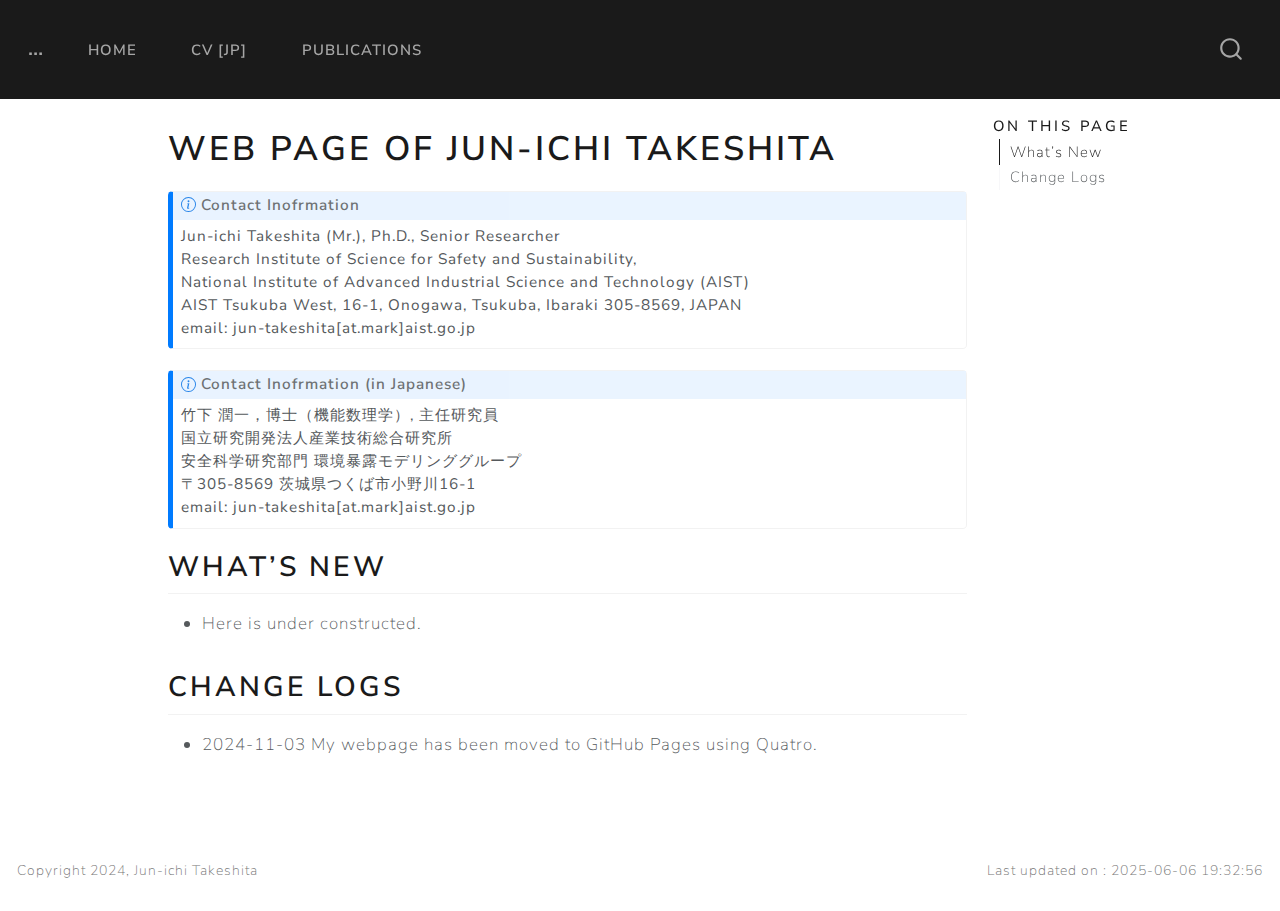
<file: index.html>
<!DOCTYPE html>
<html xmlns="http://www.w3.org/1999/xhtml" lang="en" xml:lang="en"><head>

<meta charset="utf-8">
<meta name="generator" content="quarto-1.5.57">

<meta name="viewport" content="width=device-width, initial-scale=1.0, user-scalable=yes">


<title>Web Page of Jun-ichi Takeshita – …</title>
<style>
code{white-space: pre-wrap;}
span.smallcaps{font-variant: small-caps;}
div.columns{display: flex; gap: min(4vw, 1.5em);}
div.column{flex: auto; overflow-x: auto;}
div.hanging-indent{margin-left: 1.5em; text-indent: -1.5em;}
ul.task-list{list-style: none;}
ul.task-list li input[type="checkbox"] {
  width: 0.8em;
  margin: 0 0.8em 0.2em -1em; /* quarto-specific, see https://github.com/quarto-dev/quarto-cli/issues/4556 */ 
  vertical-align: middle;
}
</style>


<script src="site_libs/quarto-nav/quarto-nav.js"></script>
<script src="site_libs/quarto-nav/headroom.min.js"></script>
<script src="site_libs/clipboard/clipboard.min.js"></script>
<script src="site_libs/quarto-search/autocomplete.umd.js"></script>
<script src="site_libs/quarto-search/fuse.min.js"></script>
<script src="site_libs/quarto-search/quarto-search.js"></script>
<meta name="quarto:offset" content="./">
<script src="site_libs/quarto-html/quarto.js"></script>
<script src="site_libs/quarto-html/popper.min.js"></script>
<script src="site_libs/quarto-html/tippy.umd.min.js"></script>
<script src="site_libs/quarto-html/anchor.min.js"></script>
<link href="site_libs/quarto-html/tippy.css" rel="stylesheet">
<link href="site_libs/quarto-html/quarto-syntax-highlighting.css" rel="stylesheet" id="quarto-text-highlighting-styles">
<script src="site_libs/bootstrap/bootstrap.min.js"></script>
<link href="site_libs/bootstrap/bootstrap-icons.css" rel="stylesheet">
<link href="site_libs/bootstrap/bootstrap.min.css" rel="stylesheet" id="quarto-bootstrap" data-mode="light">
<script id="quarto-search-options" type="application/json">{
  "location": "navbar",
  "copy-button": false,
  "collapse-after": 3,
  "panel-placement": "end",
  "type": "overlay",
  "limit": 50,
  "keyboard-shortcut": [
    "f",
    "/",
    "s"
  ],
  "show-item-context": false,
  "language": {
    "search-no-results-text": "No results",
    "search-matching-documents-text": "matching documents",
    "search-copy-link-title": "Copy link to search",
    "search-hide-matches-text": "Hide additional matches",
    "search-more-match-text": "more match in this document",
    "search-more-matches-text": "more matches in this document",
    "search-clear-button-title": "Clear",
    "search-text-placeholder": "",
    "search-detached-cancel-button-title": "Cancel",
    "search-submit-button-title": "Submit",
    "search-label": "Search"
  }
}</script>
<script async="" src="https://www.googletagmanager.com/gtag/js?id=G-YPJ0V0771Q"></script>

<script type="text/javascript">

window.dataLayer = window.dataLayer || [];
function gtag(){dataLayer.push(arguments);}
gtag('js', new Date());
gtag('config', 'G-YPJ0V0771Q', { 'anonymize_ip': true});
</script>


</head>

<body class="nav-fixed">

<div id="quarto-search-results"></div>
  <header id="quarto-header" class="headroom fixed-top">
    <nav class="navbar navbar-expand-lg " data-bs-theme="dark">
      <div class="navbar-container container-fluid">
      <div class="navbar-brand-container mx-auto">
    <a class="navbar-brand" href="./index.html">
    <span class="navbar-title">…</span>
    </a>
  </div>
            <div id="quarto-search" class="" title="Search"></div>
          <button class="navbar-toggler" type="button" data-bs-toggle="collapse" data-bs-target="#navbarCollapse" aria-controls="navbarCollapse" role="menu" aria-expanded="false" aria-label="Toggle navigation" onclick="if (window.quartoToggleHeadroom) { window.quartoToggleHeadroom(); }">
  <span class="navbar-toggler-icon"></span>
</button>
          <div class="collapse navbar-collapse" id="navbarCollapse">
            <ul class="navbar-nav navbar-nav-scroll me-auto">
  <li class="nav-item">
    <a class="nav-link active" href="./index.html" aria-current="page"> 
<span class="menu-text">Home</span></a>
  </li>  
  <li class="nav-item">
    <a class="nav-link" href="./cv_jp.html"> 
<span class="menu-text">CV [jp]</span></a>
  </li>  
  <li class="nav-item">
    <a class="nav-link" href="./pubs.html"> 
<span class="menu-text">Publications</span></a>
  </li>  
</ul>
          </div> <!-- /navcollapse -->
            <div class="quarto-navbar-tools">
</div>
      </div> <!-- /container-fluid -->
    </nav>
</header>
<!-- content -->
<div id="quarto-content" class="quarto-container page-columns page-rows-contents page-layout-article page-navbar">
<!-- sidebar -->
<!-- margin-sidebar -->
    <div id="quarto-margin-sidebar" class="sidebar margin-sidebar">
        <nav id="TOC" role="doc-toc" class="toc-active">
    <h2 id="toc-title">On this page</h2>
   
  <ul>
  <li><a href="#whats-new" id="toc-whats-new" class="nav-link active" data-scroll-target="#whats-new">What’s New</a></li>
  <li><a href="#change-logs" id="toc-change-logs" class="nav-link" data-scroll-target="#change-logs">Change Logs</a></li>
  </ul>
</nav>
    </div>
<!-- main -->
<main class="content" id="quarto-document-content">

<header id="title-block-header" class="quarto-title-block default">
<div class="quarto-title">
<h1 class="title">Web Page of Jun-ichi Takeshita</h1>
</div>



<div class="quarto-title-meta">

    
  
    
  </div>
  


</header>


<div class="callout callout-style-default callout-note callout-titled">
<div class="callout-header d-flex align-content-center">
<div class="callout-icon-container">
<i class="callout-icon"></i>
</div>
<div class="callout-title-container flex-fill">
Contact Inofrmation
</div>
</div>
<div class="callout-body-container callout-body">
<p>Jun-ichi Takeshita (Mr.), Ph.D., Senior Researcher<br>
Research Institute of Science for Safety and Sustainability,<br>
National Institute of Advanced Industrial Science and Technology (AIST)<br>
AIST Tsukuba West, 16-1, Onogawa, Tsukuba, Ibaraki 305-8569, JAPAN<br>
email: jun-takeshita[at.mark]aist.go.jp</p>
</div>
</div>
<div class="callout callout-style-default callout-note callout-titled">
<div class="callout-header d-flex align-content-center">
<div class="callout-icon-container">
<i class="callout-icon"></i>
</div>
<div class="callout-title-container flex-fill">
Contact Inofrmation (in Japanese)
</div>
</div>
<div class="callout-body-container callout-body">
<p>竹下 潤一，博士（機能数理学）, 主任研究員<br>
国立研究開発法人産業技術総合研究所<br>
安全科学研究部門 環境暴露モデリンググループ<br>
〒305-8569 茨城県つくば市小野川16-1<br>
email: jun-takeshita[at.mark]aist.go.jp</p>
</div>
</div>
<section id="whats-new" class="level2">
<h2 class="anchored" data-anchor-id="whats-new">What’s New</h2>
<ul>
<li>Here is under constructed.</li>
</ul>
</section>
<section id="change-logs" class="level2">
<h2 class="anchored" data-anchor-id="change-logs">Change Logs</h2>
<ul>
<li>2024-11-03 My webpage has been moved to GitHub Pages using Quatro.</li>
</ul>


</section>

</main> <!-- /main -->
<script id="quarto-html-after-body" type="application/javascript">
window.document.addEventListener("DOMContentLoaded", function (event) {
  const toggleBodyColorMode = (bsSheetEl) => {
    const mode = bsSheetEl.getAttribute("data-mode");
    const bodyEl = window.document.querySelector("body");
    if (mode === "dark") {
      bodyEl.classList.add("quarto-dark");
      bodyEl.classList.remove("quarto-light");
    } else {
      bodyEl.classList.add("quarto-light");
      bodyEl.classList.remove("quarto-dark");
    }
  }
  const toggleBodyColorPrimary = () => {
    const bsSheetEl = window.document.querySelector("link#quarto-bootstrap");
    if (bsSheetEl) {
      toggleBodyColorMode(bsSheetEl);
    }
  }
  toggleBodyColorPrimary();  
  const icon = "";
  const anchorJS = new window.AnchorJS();
  anchorJS.options = {
    placement: 'right',
    icon: icon
  };
  anchorJS.add('.anchored');
  const isCodeAnnotation = (el) => {
    for (const clz of el.classList) {
      if (clz.startsWith('code-annotation-')) {                     
        return true;
      }
    }
    return false;
  }
  const onCopySuccess = function(e) {
    // button target
    const button = e.trigger;
    // don't keep focus
    button.blur();
    // flash "checked"
    button.classList.add('code-copy-button-checked');
    var currentTitle = button.getAttribute("title");
    button.setAttribute("title", "Copied!");
    let tooltip;
    if (window.bootstrap) {
      button.setAttribute("data-bs-toggle", "tooltip");
      button.setAttribute("data-bs-placement", "left");
      button.setAttribute("data-bs-title", "Copied!");
      tooltip = new bootstrap.Tooltip(button, 
        { trigger: "manual", 
          customClass: "code-copy-button-tooltip",
          offset: [0, -8]});
      tooltip.show();    
    }
    setTimeout(function() {
      if (tooltip) {
        tooltip.hide();
        button.removeAttribute("data-bs-title");
        button.removeAttribute("data-bs-toggle");
        button.removeAttribute("data-bs-placement");
      }
      button.setAttribute("title", currentTitle);
      button.classList.remove('code-copy-button-checked');
    }, 1000);
    // clear code selection
    e.clearSelection();
  }
  const getTextToCopy = function(trigger) {
      const codeEl = trigger.previousElementSibling.cloneNode(true);
      for (const childEl of codeEl.children) {
        if (isCodeAnnotation(childEl)) {
          childEl.remove();
        }
      }
      return codeEl.innerText;
  }
  const clipboard = new window.ClipboardJS('.code-copy-button:not([data-in-quarto-modal])', {
    text: getTextToCopy
  });
  clipboard.on('success', onCopySuccess);
  if (window.document.getElementById('quarto-embedded-source-code-modal')) {
    // For code content inside modals, clipBoardJS needs to be initialized with a container option
    // TODO: Check when it could be a function (https://github.com/zenorocha/clipboard.js/issues/860)
    const clipboardModal = new window.ClipboardJS('.code-copy-button[data-in-quarto-modal]', {
      text: getTextToCopy,
      container: window.document.getElementById('quarto-embedded-source-code-modal')
    });
    clipboardModal.on('success', onCopySuccess);
  }
    var localhostRegex = new RegExp(/^(?:http|https):\/\/localhost\:?[0-9]*\//);
    var mailtoRegex = new RegExp(/^mailto:/);
      var filterRegex = new RegExp('/' + window.location.host + '/');
    var isInternal = (href) => {
        return filterRegex.test(href) || localhostRegex.test(href) || mailtoRegex.test(href);
    }
    // Inspect non-navigation links and adorn them if external
 	var links = window.document.querySelectorAll('a[href]:not(.nav-link):not(.navbar-brand):not(.toc-action):not(.sidebar-link):not(.sidebar-item-toggle):not(.pagination-link):not(.no-external):not([aria-hidden]):not(.dropdown-item):not(.quarto-navigation-tool):not(.about-link)');
    for (var i=0; i<links.length; i++) {
      const link = links[i];
      if (!isInternal(link.href)) {
        // undo the damage that might have been done by quarto-nav.js in the case of
        // links that we want to consider external
        if (link.dataset.originalHref !== undefined) {
          link.href = link.dataset.originalHref;
        }
      }
    }
  function tippyHover(el, contentFn, onTriggerFn, onUntriggerFn) {
    const config = {
      allowHTML: true,
      maxWidth: 500,
      delay: 100,
      arrow: false,
      appendTo: function(el) {
          return el.parentElement;
      },
      interactive: true,
      interactiveBorder: 10,
      theme: 'quarto',
      placement: 'bottom-start',
    };
    if (contentFn) {
      config.content = contentFn;
    }
    if (onTriggerFn) {
      config.onTrigger = onTriggerFn;
    }
    if (onUntriggerFn) {
      config.onUntrigger = onUntriggerFn;
    }
    window.tippy(el, config); 
  }
  const noterefs = window.document.querySelectorAll('a[role="doc-noteref"]');
  for (var i=0; i<noterefs.length; i++) {
    const ref = noterefs[i];
    tippyHover(ref, function() {
      // use id or data attribute instead here
      let href = ref.getAttribute('data-footnote-href') || ref.getAttribute('href');
      try { href = new URL(href).hash; } catch {}
      const id = href.replace(/^#\/?/, "");
      const note = window.document.getElementById(id);
      if (note) {
        return note.innerHTML;
      } else {
        return "";
      }
    });
  }
  const xrefs = window.document.querySelectorAll('a.quarto-xref');
  const processXRef = (id, note) => {
    // Strip column container classes
    const stripColumnClz = (el) => {
      el.classList.remove("page-full", "page-columns");
      if (el.children) {
        for (const child of el.children) {
          stripColumnClz(child);
        }
      }
    }
    stripColumnClz(note)
    if (id === null || id.startsWith('sec-')) {
      // Special case sections, only their first couple elements
      const container = document.createElement("div");
      if (note.children && note.children.length > 2) {
        container.appendChild(note.children[0].cloneNode(true));
        for (let i = 1; i < note.children.length; i++) {
          const child = note.children[i];
          if (child.tagName === "P" && child.innerText === "") {
            continue;
          } else {
            container.appendChild(child.cloneNode(true));
            break;
          }
        }
        if (window.Quarto?.typesetMath) {
          window.Quarto.typesetMath(container);
        }
        return container.innerHTML
      } else {
        if (window.Quarto?.typesetMath) {
          window.Quarto.typesetMath(note);
        }
        return note.innerHTML;
      }
    } else {
      // Remove any anchor links if they are present
      const anchorLink = note.querySelector('a.anchorjs-link');
      if (anchorLink) {
        anchorLink.remove();
      }
      if (window.Quarto?.typesetMath) {
        window.Quarto.typesetMath(note);
      }
      // TODO in 1.5, we should make sure this works without a callout special case
      if (note.classList.contains("callout")) {
        return note.outerHTML;
      } else {
        return note.innerHTML;
      }
    }
  }
  for (var i=0; i<xrefs.length; i++) {
    const xref = xrefs[i];
    tippyHover(xref, undefined, function(instance) {
      instance.disable();
      let url = xref.getAttribute('href');
      let hash = undefined; 
      if (url.startsWith('#')) {
        hash = url;
      } else {
        try { hash = new URL(url).hash; } catch {}
      }
      if (hash) {
        const id = hash.replace(/^#\/?/, "");
        const note = window.document.getElementById(id);
        if (note !== null) {
          try {
            const html = processXRef(id, note.cloneNode(true));
            instance.setContent(html);
          } finally {
            instance.enable();
            instance.show();
          }
        } else {
          // See if we can fetch this
          fetch(url.split('#')[0])
          .then(res => res.text())
          .then(html => {
            const parser = new DOMParser();
            const htmlDoc = parser.parseFromString(html, "text/html");
            const note = htmlDoc.getElementById(id);
            if (note !== null) {
              const html = processXRef(id, note);
              instance.setContent(html);
            } 
          }).finally(() => {
            instance.enable();
            instance.show();
          });
        }
      } else {
        // See if we can fetch a full url (with no hash to target)
        // This is a special case and we should probably do some content thinning / targeting
        fetch(url)
        .then(res => res.text())
        .then(html => {
          const parser = new DOMParser();
          const htmlDoc = parser.parseFromString(html, "text/html");
          const note = htmlDoc.querySelector('main.content');
          if (note !== null) {
            // This should only happen for chapter cross references
            // (since there is no id in the URL)
            // remove the first header
            if (note.children.length > 0 && note.children[0].tagName === "HEADER") {
              note.children[0].remove();
            }
            const html = processXRef(null, note);
            instance.setContent(html);
          } 
        }).finally(() => {
          instance.enable();
          instance.show();
        });
      }
    }, function(instance) {
    });
  }
      let selectedAnnoteEl;
      const selectorForAnnotation = ( cell, annotation) => {
        let cellAttr = 'data-code-cell="' + cell + '"';
        let lineAttr = 'data-code-annotation="' +  annotation + '"';
        const selector = 'span[' + cellAttr + '][' + lineAttr + ']';
        return selector;
      }
      const selectCodeLines = (annoteEl) => {
        const doc = window.document;
        const targetCell = annoteEl.getAttribute("data-target-cell");
        const targetAnnotation = annoteEl.getAttribute("data-target-annotation");
        const annoteSpan = window.document.querySelector(selectorForAnnotation(targetCell, targetAnnotation));
        const lines = annoteSpan.getAttribute("data-code-lines").split(",");
        const lineIds = lines.map((line) => {
          return targetCell + "-" + line;
        })
        let top = null;
        let height = null;
        let parent = null;
        if (lineIds.length > 0) {
            //compute the position of the single el (top and bottom and make a div)
            const el = window.document.getElementById(lineIds[0]);
            top = el.offsetTop;
            height = el.offsetHeight;
            parent = el.parentElement.parentElement;
          if (lineIds.length > 1) {
            const lastEl = window.document.getElementById(lineIds[lineIds.length - 1]);
            const bottom = lastEl.offsetTop + lastEl.offsetHeight;
            height = bottom - top;
          }
          if (top !== null && height !== null && parent !== null) {
            // cook up a div (if necessary) and position it 
            let div = window.document.getElementById("code-annotation-line-highlight");
            if (div === null) {
              div = window.document.createElement("div");
              div.setAttribute("id", "code-annotation-line-highlight");
              div.style.position = 'absolute';
              parent.appendChild(div);
            }
            div.style.top = top - 2 + "px";
            div.style.height = height + 4 + "px";
            div.style.left = 0;
            let gutterDiv = window.document.getElementById("code-annotation-line-highlight-gutter");
            if (gutterDiv === null) {
              gutterDiv = window.document.createElement("div");
              gutterDiv.setAttribute("id", "code-annotation-line-highlight-gutter");
              gutterDiv.style.position = 'absolute';
              const codeCell = window.document.getElementById(targetCell);
              const gutter = codeCell.querySelector('.code-annotation-gutter');
              gutter.appendChild(gutterDiv);
            }
            gutterDiv.style.top = top - 2 + "px";
            gutterDiv.style.height = height + 4 + "px";
          }
          selectedAnnoteEl = annoteEl;
        }
      };
      const unselectCodeLines = () => {
        const elementsIds = ["code-annotation-line-highlight", "code-annotation-line-highlight-gutter"];
        elementsIds.forEach((elId) => {
          const div = window.document.getElementById(elId);
          if (div) {
            div.remove();
          }
        });
        selectedAnnoteEl = undefined;
      };
        // Handle positioning of the toggle
    window.addEventListener(
      "resize",
      throttle(() => {
        elRect = undefined;
        if (selectedAnnoteEl) {
          selectCodeLines(selectedAnnoteEl);
        }
      }, 10)
    );
    function throttle(fn, ms) {
    let throttle = false;
    let timer;
      return (...args) => {
        if(!throttle) { // first call gets through
            fn.apply(this, args);
            throttle = true;
        } else { // all the others get throttled
            if(timer) clearTimeout(timer); // cancel #2
            timer = setTimeout(() => {
              fn.apply(this, args);
              timer = throttle = false;
            }, ms);
        }
      };
    }
      // Attach click handler to the DT
      const annoteDls = window.document.querySelectorAll('dt[data-target-cell]');
      for (const annoteDlNode of annoteDls) {
        annoteDlNode.addEventListener('click', (event) => {
          const clickedEl = event.target;
          if (clickedEl !== selectedAnnoteEl) {
            unselectCodeLines();
            const activeEl = window.document.querySelector('dt[data-target-cell].code-annotation-active');
            if (activeEl) {
              activeEl.classList.remove('code-annotation-active');
            }
            selectCodeLines(clickedEl);
            clickedEl.classList.add('code-annotation-active');
          } else {
            // Unselect the line
            unselectCodeLines();
            clickedEl.classList.remove('code-annotation-active');
          }
        });
      }
  const findCites = (el) => {
    const parentEl = el.parentElement;
    if (parentEl) {
      const cites = parentEl.dataset.cites;
      if (cites) {
        return {
          el,
          cites: cites.split(' ')
        };
      } else {
        return findCites(el.parentElement)
      }
    } else {
      return undefined;
    }
  };
  var bibliorefs = window.document.querySelectorAll('a[role="doc-biblioref"]');
  for (var i=0; i<bibliorefs.length; i++) {
    const ref = bibliorefs[i];
    const citeInfo = findCites(ref);
    if (citeInfo) {
      tippyHover(citeInfo.el, function() {
        var popup = window.document.createElement('div');
        citeInfo.cites.forEach(function(cite) {
          var citeDiv = window.document.createElement('div');
          citeDiv.classList.add('hanging-indent');
          citeDiv.classList.add('csl-entry');
          var biblioDiv = window.document.getElementById('ref-' + cite);
          if (biblioDiv) {
            citeDiv.innerHTML = biblioDiv.innerHTML;
          }
          popup.appendChild(citeDiv);
        });
        return popup.innerHTML;
      });
    }
  }
});
</script>
</div> <!-- /content -->
<footer class="footer">
  <div class="nav-footer">
    <div class="nav-footer-left">
<p>Copyright 2024, Jun-ichi Takeshita</p>
</div>   
    <div class="nav-footer-center">
      &nbsp;
    </div>
    <div class="nav-footer-right">
<p>Last updated on : 2025-06-06 19:32:56</p>
</div>
  </div>
</footer>




</body></html>
</file>
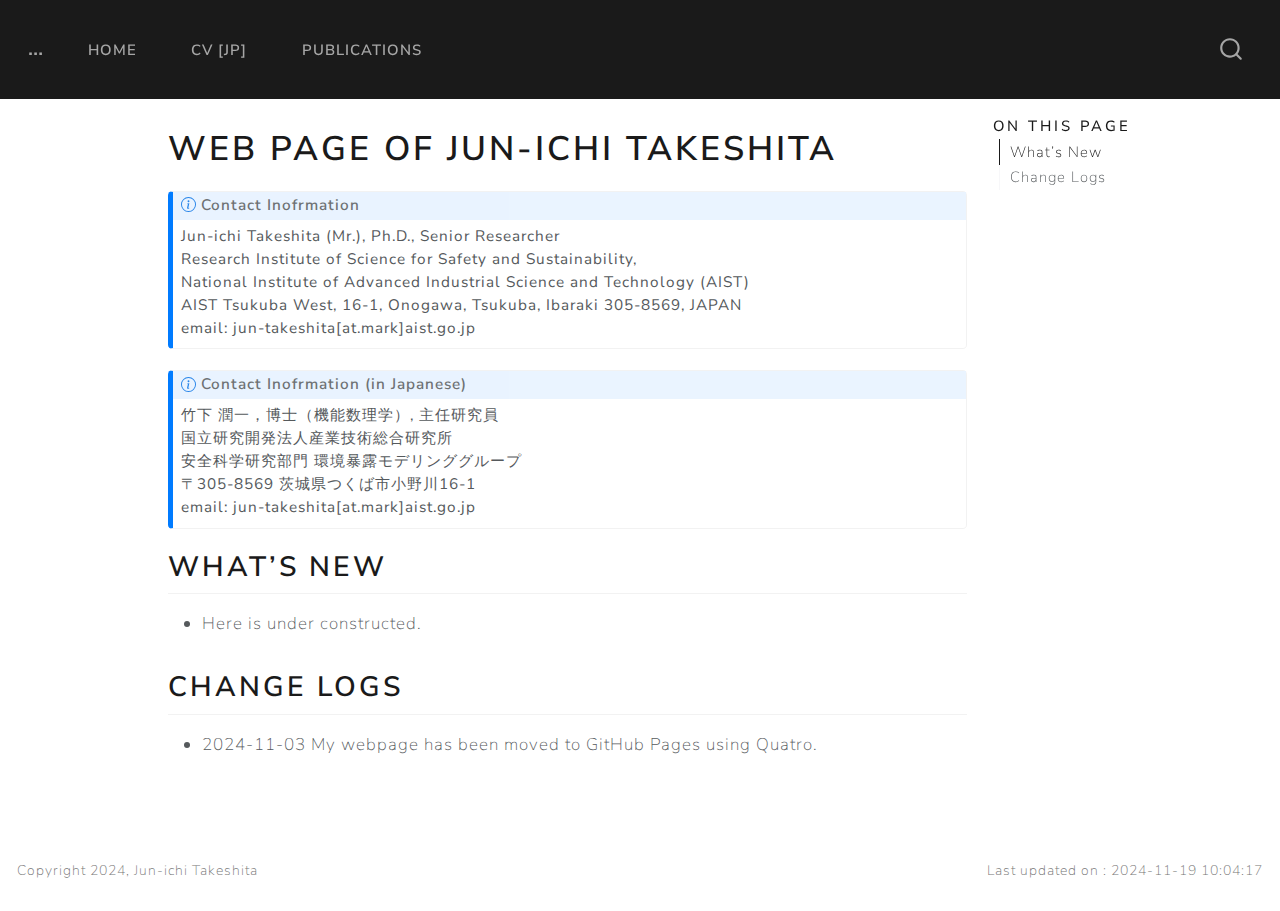
<file: docs/index.html>
<!DOCTYPE html>
<html xmlns="http://www.w3.org/1999/xhtml" lang="en" xml:lang="en"><head>

<meta charset="utf-8">
<meta name="generator" content="quarto-1.5.57">

<meta name="viewport" content="width=device-width, initial-scale=1.0, user-scalable=yes">


<title>Web Page of Jun-ichi Takeshita – …</title>
<style>
code{white-space: pre-wrap;}
span.smallcaps{font-variant: small-caps;}
div.columns{display: flex; gap: min(4vw, 1.5em);}
div.column{flex: auto; overflow-x: auto;}
div.hanging-indent{margin-left: 1.5em; text-indent: -1.5em;}
ul.task-list{list-style: none;}
ul.task-list li input[type="checkbox"] {
  width: 0.8em;
  margin: 0 0.8em 0.2em -1em; /* quarto-specific, see https://github.com/quarto-dev/quarto-cli/issues/4556 */ 
  vertical-align: middle;
}
</style>


<script src="site_libs/quarto-nav/quarto-nav.js"></script>
<script src="site_libs/quarto-nav/headroom.min.js"></script>
<script src="site_libs/clipboard/clipboard.min.js"></script>
<script src="site_libs/quarto-search/autocomplete.umd.js"></script>
<script src="site_libs/quarto-search/fuse.min.js"></script>
<script src="site_libs/quarto-search/quarto-search.js"></script>
<meta name="quarto:offset" content="./">
<script src="site_libs/quarto-html/quarto.js"></script>
<script src="site_libs/quarto-html/popper.min.js"></script>
<script src="site_libs/quarto-html/tippy.umd.min.js"></script>
<script src="site_libs/quarto-html/anchor.min.js"></script>
<link href="site_libs/quarto-html/tippy.css" rel="stylesheet">
<link href="site_libs/quarto-html/quarto-syntax-highlighting.css" rel="stylesheet" id="quarto-text-highlighting-styles">
<script src="site_libs/bootstrap/bootstrap.min.js"></script>
<link href="site_libs/bootstrap/bootstrap-icons.css" rel="stylesheet">
<link href="site_libs/bootstrap/bootstrap.min.css" rel="stylesheet" id="quarto-bootstrap" data-mode="light">
<script id="quarto-search-options" type="application/json">{
  "location": "navbar",
  "copy-button": false,
  "collapse-after": 3,
  "panel-placement": "end",
  "type": "overlay",
  "limit": 50,
  "keyboard-shortcut": [
    "f",
    "/",
    "s"
  ],
  "show-item-context": false,
  "language": {
    "search-no-results-text": "No results",
    "search-matching-documents-text": "matching documents",
    "search-copy-link-title": "Copy link to search",
    "search-hide-matches-text": "Hide additional matches",
    "search-more-match-text": "more match in this document",
    "search-more-matches-text": "more matches in this document",
    "search-clear-button-title": "Clear",
    "search-text-placeholder": "",
    "search-detached-cancel-button-title": "Cancel",
    "search-submit-button-title": "Submit",
    "search-label": "Search"
  }
}</script>
<script async="" src="https://www.googletagmanager.com/gtag/js?id=G-YPJ0V0771Q"></script>

<script type="text/javascript">

window.dataLayer = window.dataLayer || [];
function gtag(){dataLayer.push(arguments);}
gtag('js', new Date());
gtag('config', 'G-YPJ0V0771Q', { 'anonymize_ip': true});
</script>


</head>

<body class="nav-fixed">

<div id="quarto-search-results"></div>
  <header id="quarto-header" class="headroom fixed-top">
    <nav class="navbar navbar-expand-lg " data-bs-theme="dark">
      <div class="navbar-container container-fluid">
      <div class="navbar-brand-container mx-auto">
    <a class="navbar-brand" href="./index.html">
    <span class="navbar-title">…</span>
    </a>
  </div>
            <div id="quarto-search" class="" title="Search"></div>
          <button class="navbar-toggler" type="button" data-bs-toggle="collapse" data-bs-target="#navbarCollapse" aria-controls="navbarCollapse" role="menu" aria-expanded="false" aria-label="Toggle navigation" onclick="if (window.quartoToggleHeadroom) { window.quartoToggleHeadroom(); }">
  <span class="navbar-toggler-icon"></span>
</button>
          <div class="collapse navbar-collapse" id="navbarCollapse">
            <ul class="navbar-nav navbar-nav-scroll me-auto">
  <li class="nav-item">
    <a class="nav-link active" href="./index.html" aria-current="page"> 
<span class="menu-text">Home</span></a>
  </li>  
  <li class="nav-item">
    <a class="nav-link" href="./cv_jp.html"> 
<span class="menu-text">CV [jp]</span></a>
  </li>  
  <li class="nav-item">
    <a class="nav-link" href="./pubs.html"> 
<span class="menu-text">Publications</span></a>
  </li>  
</ul>
          </div> <!-- /navcollapse -->
            <div class="quarto-navbar-tools">
</div>
      </div> <!-- /container-fluid -->
    </nav>
</header>
<!-- content -->
<div id="quarto-content" class="quarto-container page-columns page-rows-contents page-layout-article page-navbar">
<!-- sidebar -->
<!-- margin-sidebar -->
    <div id="quarto-margin-sidebar" class="sidebar margin-sidebar">
        <nav id="TOC" role="doc-toc" class="toc-active">
    <h2 id="toc-title">On this page</h2>
   
  <ul>
  <li><a href="#whats-new" id="toc-whats-new" class="nav-link active" data-scroll-target="#whats-new">What’s New</a></li>
  <li><a href="#change-logs" id="toc-change-logs" class="nav-link" data-scroll-target="#change-logs">Change Logs</a></li>
  </ul>
</nav>
    </div>
<!-- main -->
<main class="content" id="quarto-document-content">

<header id="title-block-header" class="quarto-title-block default">
<div class="quarto-title">
<h1 class="title">Web Page of Jun-ichi Takeshita</h1>
</div>



<div class="quarto-title-meta">

    
  
    
  </div>
  


</header>


<div class="callout callout-style-default callout-note callout-titled">
<div class="callout-header d-flex align-content-center">
<div class="callout-icon-container">
<i class="callout-icon"></i>
</div>
<div class="callout-title-container flex-fill">
Contact Inofrmation
</div>
</div>
<div class="callout-body-container callout-body">
<p>Jun-ichi Takeshita (Mr.), Ph.D., Senior Researcher<br>
Research Institute of Science for Safety and Sustainability,<br>
National Institute of Advanced Industrial Science and Technology (AIST)<br>
AIST Tsukuba West, 16-1, Onogawa, Tsukuba, Ibaraki 305-8569, JAPAN<br>
email: jun-takeshita[at.mark]aist.go.jp</p>
</div>
</div>
<div class="callout callout-style-default callout-note callout-titled">
<div class="callout-header d-flex align-content-center">
<div class="callout-icon-container">
<i class="callout-icon"></i>
</div>
<div class="callout-title-container flex-fill">
Contact Inofrmation (in Japanese)
</div>
</div>
<div class="callout-body-container callout-body">
<p>竹下 潤一，博士（機能数理学）, 主任研究員<br>
国立研究開発法人産業技術総合研究所<br>
安全科学研究部門 環境暴露モデリンググループ<br>
〒305-8569 茨城県つくば市小野川16-1<br>
email: jun-takeshita[at.mark]aist.go.jp</p>
</div>
</div>
<section id="whats-new" class="level2">
<h2 class="anchored" data-anchor-id="whats-new">What’s New</h2>
<ul>
<li>Here is under constructed.</li>
</ul>
</section>
<section id="change-logs" class="level2">
<h2 class="anchored" data-anchor-id="change-logs">Change Logs</h2>
<ul>
<li>2024-11-03 My webpage has been moved to GitHub Pages using Quatro.</li>
</ul>


</section>

</main> <!-- /main -->
<script id="quarto-html-after-body" type="application/javascript">
window.document.addEventListener("DOMContentLoaded", function (event) {
  const toggleBodyColorMode = (bsSheetEl) => {
    const mode = bsSheetEl.getAttribute("data-mode");
    const bodyEl = window.document.querySelector("body");
    if (mode === "dark") {
      bodyEl.classList.add("quarto-dark");
      bodyEl.classList.remove("quarto-light");
    } else {
      bodyEl.classList.add("quarto-light");
      bodyEl.classList.remove("quarto-dark");
    }
  }
  const toggleBodyColorPrimary = () => {
    const bsSheetEl = window.document.querySelector("link#quarto-bootstrap");
    if (bsSheetEl) {
      toggleBodyColorMode(bsSheetEl);
    }
  }
  toggleBodyColorPrimary();  
  const icon = "";
  const anchorJS = new window.AnchorJS();
  anchorJS.options = {
    placement: 'right',
    icon: icon
  };
  anchorJS.add('.anchored');
  const isCodeAnnotation = (el) => {
    for (const clz of el.classList) {
      if (clz.startsWith('code-annotation-')) {                     
        return true;
      }
    }
    return false;
  }
  const onCopySuccess = function(e) {
    // button target
    const button = e.trigger;
    // don't keep focus
    button.blur();
    // flash "checked"
    button.classList.add('code-copy-button-checked');
    var currentTitle = button.getAttribute("title");
    button.setAttribute("title", "Copied!");
    let tooltip;
    if (window.bootstrap) {
      button.setAttribute("data-bs-toggle", "tooltip");
      button.setAttribute("data-bs-placement", "left");
      button.setAttribute("data-bs-title", "Copied!");
      tooltip = new bootstrap.Tooltip(button, 
        { trigger: "manual", 
          customClass: "code-copy-button-tooltip",
          offset: [0, -8]});
      tooltip.show();    
    }
    setTimeout(function() {
      if (tooltip) {
        tooltip.hide();
        button.removeAttribute("data-bs-title");
        button.removeAttribute("data-bs-toggle");
        button.removeAttribute("data-bs-placement");
      }
      button.setAttribute("title", currentTitle);
      button.classList.remove('code-copy-button-checked');
    }, 1000);
    // clear code selection
    e.clearSelection();
  }
  const getTextToCopy = function(trigger) {
      const codeEl = trigger.previousElementSibling.cloneNode(true);
      for (const childEl of codeEl.children) {
        if (isCodeAnnotation(childEl)) {
          childEl.remove();
        }
      }
      return codeEl.innerText;
  }
  const clipboard = new window.ClipboardJS('.code-copy-button:not([data-in-quarto-modal])', {
    text: getTextToCopy
  });
  clipboard.on('success', onCopySuccess);
  if (window.document.getElementById('quarto-embedded-source-code-modal')) {
    // For code content inside modals, clipBoardJS needs to be initialized with a container option
    // TODO: Check when it could be a function (https://github.com/zenorocha/clipboard.js/issues/860)
    const clipboardModal = new window.ClipboardJS('.code-copy-button[data-in-quarto-modal]', {
      text: getTextToCopy,
      container: window.document.getElementById('quarto-embedded-source-code-modal')
    });
    clipboardModal.on('success', onCopySuccess);
  }
    var localhostRegex = new RegExp(/^(?:http|https):\/\/localhost\:?[0-9]*\//);
    var mailtoRegex = new RegExp(/^mailto:/);
      var filterRegex = new RegExp('/' + window.location.host + '/');
    var isInternal = (href) => {
        return filterRegex.test(href) || localhostRegex.test(href) || mailtoRegex.test(href);
    }
    // Inspect non-navigation links and adorn them if external
 	var links = window.document.querySelectorAll('a[href]:not(.nav-link):not(.navbar-brand):not(.toc-action):not(.sidebar-link):not(.sidebar-item-toggle):not(.pagination-link):not(.no-external):not([aria-hidden]):not(.dropdown-item):not(.quarto-navigation-tool):not(.about-link)');
    for (var i=0; i<links.length; i++) {
      const link = links[i];
      if (!isInternal(link.href)) {
        // undo the damage that might have been done by quarto-nav.js in the case of
        // links that we want to consider external
        if (link.dataset.originalHref !== undefined) {
          link.href = link.dataset.originalHref;
        }
      }
    }
  function tippyHover(el, contentFn, onTriggerFn, onUntriggerFn) {
    const config = {
      allowHTML: true,
      maxWidth: 500,
      delay: 100,
      arrow: false,
      appendTo: function(el) {
          return el.parentElement;
      },
      interactive: true,
      interactiveBorder: 10,
      theme: 'quarto',
      placement: 'bottom-start',
    };
    if (contentFn) {
      config.content = contentFn;
    }
    if (onTriggerFn) {
      config.onTrigger = onTriggerFn;
    }
    if (onUntriggerFn) {
      config.onUntrigger = onUntriggerFn;
    }
    window.tippy(el, config); 
  }
  const noterefs = window.document.querySelectorAll('a[role="doc-noteref"]');
  for (var i=0; i<noterefs.length; i++) {
    const ref = noterefs[i];
    tippyHover(ref, function() {
      // use id or data attribute instead here
      let href = ref.getAttribute('data-footnote-href') || ref.getAttribute('href');
      try { href = new URL(href).hash; } catch {}
      const id = href.replace(/^#\/?/, "");
      const note = window.document.getElementById(id);
      if (note) {
        return note.innerHTML;
      } else {
        return "";
      }
    });
  }
  const xrefs = window.document.querySelectorAll('a.quarto-xref');
  const processXRef = (id, note) => {
    // Strip column container classes
    const stripColumnClz = (el) => {
      el.classList.remove("page-full", "page-columns");
      if (el.children) {
        for (const child of el.children) {
          stripColumnClz(child);
        }
      }
    }
    stripColumnClz(note)
    if (id === null || id.startsWith('sec-')) {
      // Special case sections, only their first couple elements
      const container = document.createElement("div");
      if (note.children && note.children.length > 2) {
        container.appendChild(note.children[0].cloneNode(true));
        for (let i = 1; i < note.children.length; i++) {
          const child = note.children[i];
          if (child.tagName === "P" && child.innerText === "") {
            continue;
          } else {
            container.appendChild(child.cloneNode(true));
            break;
          }
        }
        if (window.Quarto?.typesetMath) {
          window.Quarto.typesetMath(container);
        }
        return container.innerHTML
      } else {
        if (window.Quarto?.typesetMath) {
          window.Quarto.typesetMath(note);
        }
        return note.innerHTML;
      }
    } else {
      // Remove any anchor links if they are present
      const anchorLink = note.querySelector('a.anchorjs-link');
      if (anchorLink) {
        anchorLink.remove();
      }
      if (window.Quarto?.typesetMath) {
        window.Quarto.typesetMath(note);
      }
      // TODO in 1.5, we should make sure this works without a callout special case
      if (note.classList.contains("callout")) {
        return note.outerHTML;
      } else {
        return note.innerHTML;
      }
    }
  }
  for (var i=0; i<xrefs.length; i++) {
    const xref = xrefs[i];
    tippyHover(xref, undefined, function(instance) {
      instance.disable();
      let url = xref.getAttribute('href');
      let hash = undefined; 
      if (url.startsWith('#')) {
        hash = url;
      } else {
        try { hash = new URL(url).hash; } catch {}
      }
      if (hash) {
        const id = hash.replace(/^#\/?/, "");
        const note = window.document.getElementById(id);
        if (note !== null) {
          try {
            const html = processXRef(id, note.cloneNode(true));
            instance.setContent(html);
          } finally {
            instance.enable();
            instance.show();
          }
        } else {
          // See if we can fetch this
          fetch(url.split('#')[0])
          .then(res => res.text())
          .then(html => {
            const parser = new DOMParser();
            const htmlDoc = parser.parseFromString(html, "text/html");
            const note = htmlDoc.getElementById(id);
            if (note !== null) {
              const html = processXRef(id, note);
              instance.setContent(html);
            } 
          }).finally(() => {
            instance.enable();
            instance.show();
          });
        }
      } else {
        // See if we can fetch a full url (with no hash to target)
        // This is a special case and we should probably do some content thinning / targeting
        fetch(url)
        .then(res => res.text())
        .then(html => {
          const parser = new DOMParser();
          const htmlDoc = parser.parseFromString(html, "text/html");
          const note = htmlDoc.querySelector('main.content');
          if (note !== null) {
            // This should only happen for chapter cross references
            // (since there is no id in the URL)
            // remove the first header
            if (note.children.length > 0 && note.children[0].tagName === "HEADER") {
              note.children[0].remove();
            }
            const html = processXRef(null, note);
            instance.setContent(html);
          } 
        }).finally(() => {
          instance.enable();
          instance.show();
        });
      }
    }, function(instance) {
    });
  }
      let selectedAnnoteEl;
      const selectorForAnnotation = ( cell, annotation) => {
        let cellAttr = 'data-code-cell="' + cell + '"';
        let lineAttr = 'data-code-annotation="' +  annotation + '"';
        const selector = 'span[' + cellAttr + '][' + lineAttr + ']';
        return selector;
      }
      const selectCodeLines = (annoteEl) => {
        const doc = window.document;
        const targetCell = annoteEl.getAttribute("data-target-cell");
        const targetAnnotation = annoteEl.getAttribute("data-target-annotation");
        const annoteSpan = window.document.querySelector(selectorForAnnotation(targetCell, targetAnnotation));
        const lines = annoteSpan.getAttribute("data-code-lines").split(",");
        const lineIds = lines.map((line) => {
          return targetCell + "-" + line;
        })
        let top = null;
        let height = null;
        let parent = null;
        if (lineIds.length > 0) {
            //compute the position of the single el (top and bottom and make a div)
            const el = window.document.getElementById(lineIds[0]);
            top = el.offsetTop;
            height = el.offsetHeight;
            parent = el.parentElement.parentElement;
          if (lineIds.length > 1) {
            const lastEl = window.document.getElementById(lineIds[lineIds.length - 1]);
            const bottom = lastEl.offsetTop + lastEl.offsetHeight;
            height = bottom - top;
          }
          if (top !== null && height !== null && parent !== null) {
            // cook up a div (if necessary) and position it 
            let div = window.document.getElementById("code-annotation-line-highlight");
            if (div === null) {
              div = window.document.createElement("div");
              div.setAttribute("id", "code-annotation-line-highlight");
              div.style.position = 'absolute';
              parent.appendChild(div);
            }
            div.style.top = top - 2 + "px";
            div.style.height = height + 4 + "px";
            div.style.left = 0;
            let gutterDiv = window.document.getElementById("code-annotation-line-highlight-gutter");
            if (gutterDiv === null) {
              gutterDiv = window.document.createElement("div");
              gutterDiv.setAttribute("id", "code-annotation-line-highlight-gutter");
              gutterDiv.style.position = 'absolute';
              const codeCell = window.document.getElementById(targetCell);
              const gutter = codeCell.querySelector('.code-annotation-gutter');
              gutter.appendChild(gutterDiv);
            }
            gutterDiv.style.top = top - 2 + "px";
            gutterDiv.style.height = height + 4 + "px";
          }
          selectedAnnoteEl = annoteEl;
        }
      };
      const unselectCodeLines = () => {
        const elementsIds = ["code-annotation-line-highlight", "code-annotation-line-highlight-gutter"];
        elementsIds.forEach((elId) => {
          const div = window.document.getElementById(elId);
          if (div) {
            div.remove();
          }
        });
        selectedAnnoteEl = undefined;
      };
        // Handle positioning of the toggle
    window.addEventListener(
      "resize",
      throttle(() => {
        elRect = undefined;
        if (selectedAnnoteEl) {
          selectCodeLines(selectedAnnoteEl);
        }
      }, 10)
    );
    function throttle(fn, ms) {
    let throttle = false;
    let timer;
      return (...args) => {
        if(!throttle) { // first call gets through
            fn.apply(this, args);
            throttle = true;
        } else { // all the others get throttled
            if(timer) clearTimeout(timer); // cancel #2
            timer = setTimeout(() => {
              fn.apply(this, args);
              timer = throttle = false;
            }, ms);
        }
      };
    }
      // Attach click handler to the DT
      const annoteDls = window.document.querySelectorAll('dt[data-target-cell]');
      for (const annoteDlNode of annoteDls) {
        annoteDlNode.addEventListener('click', (event) => {
          const clickedEl = event.target;
          if (clickedEl !== selectedAnnoteEl) {
            unselectCodeLines();
            const activeEl = window.document.querySelector('dt[data-target-cell].code-annotation-active');
            if (activeEl) {
              activeEl.classList.remove('code-annotation-active');
            }
            selectCodeLines(clickedEl);
            clickedEl.classList.add('code-annotation-active');
          } else {
            // Unselect the line
            unselectCodeLines();
            clickedEl.classList.remove('code-annotation-active');
          }
        });
      }
  const findCites = (el) => {
    const parentEl = el.parentElement;
    if (parentEl) {
      const cites = parentEl.dataset.cites;
      if (cites) {
        return {
          el,
          cites: cites.split(' ')
        };
      } else {
        return findCites(el.parentElement)
      }
    } else {
      return undefined;
    }
  };
  var bibliorefs = window.document.querySelectorAll('a[role="doc-biblioref"]');
  for (var i=0; i<bibliorefs.length; i++) {
    const ref = bibliorefs[i];
    const citeInfo = findCites(ref);
    if (citeInfo) {
      tippyHover(citeInfo.el, function() {
        var popup = window.document.createElement('div');
        citeInfo.cites.forEach(function(cite) {
          var citeDiv = window.document.createElement('div');
          citeDiv.classList.add('hanging-indent');
          citeDiv.classList.add('csl-entry');
          var biblioDiv = window.document.getElementById('ref-' + cite);
          if (biblioDiv) {
            citeDiv.innerHTML = biblioDiv.innerHTML;
          }
          popup.appendChild(citeDiv);
        });
        return popup.innerHTML;
      });
    }
  }
});
</script>
</div> <!-- /content -->
<footer class="footer">
  <div class="nav-footer">
    <div class="nav-footer-left">
<p>Copyright 2024, Jun-ichi Takeshita</p>
</div>   
    <div class="nav-footer-center">
      &nbsp;
    </div>
    <div class="nav-footer-right">
<p>Last updated on : 2024-11-19 10:04:17</p>
</div>
  </div>
</footer>




</body></html>
</file>
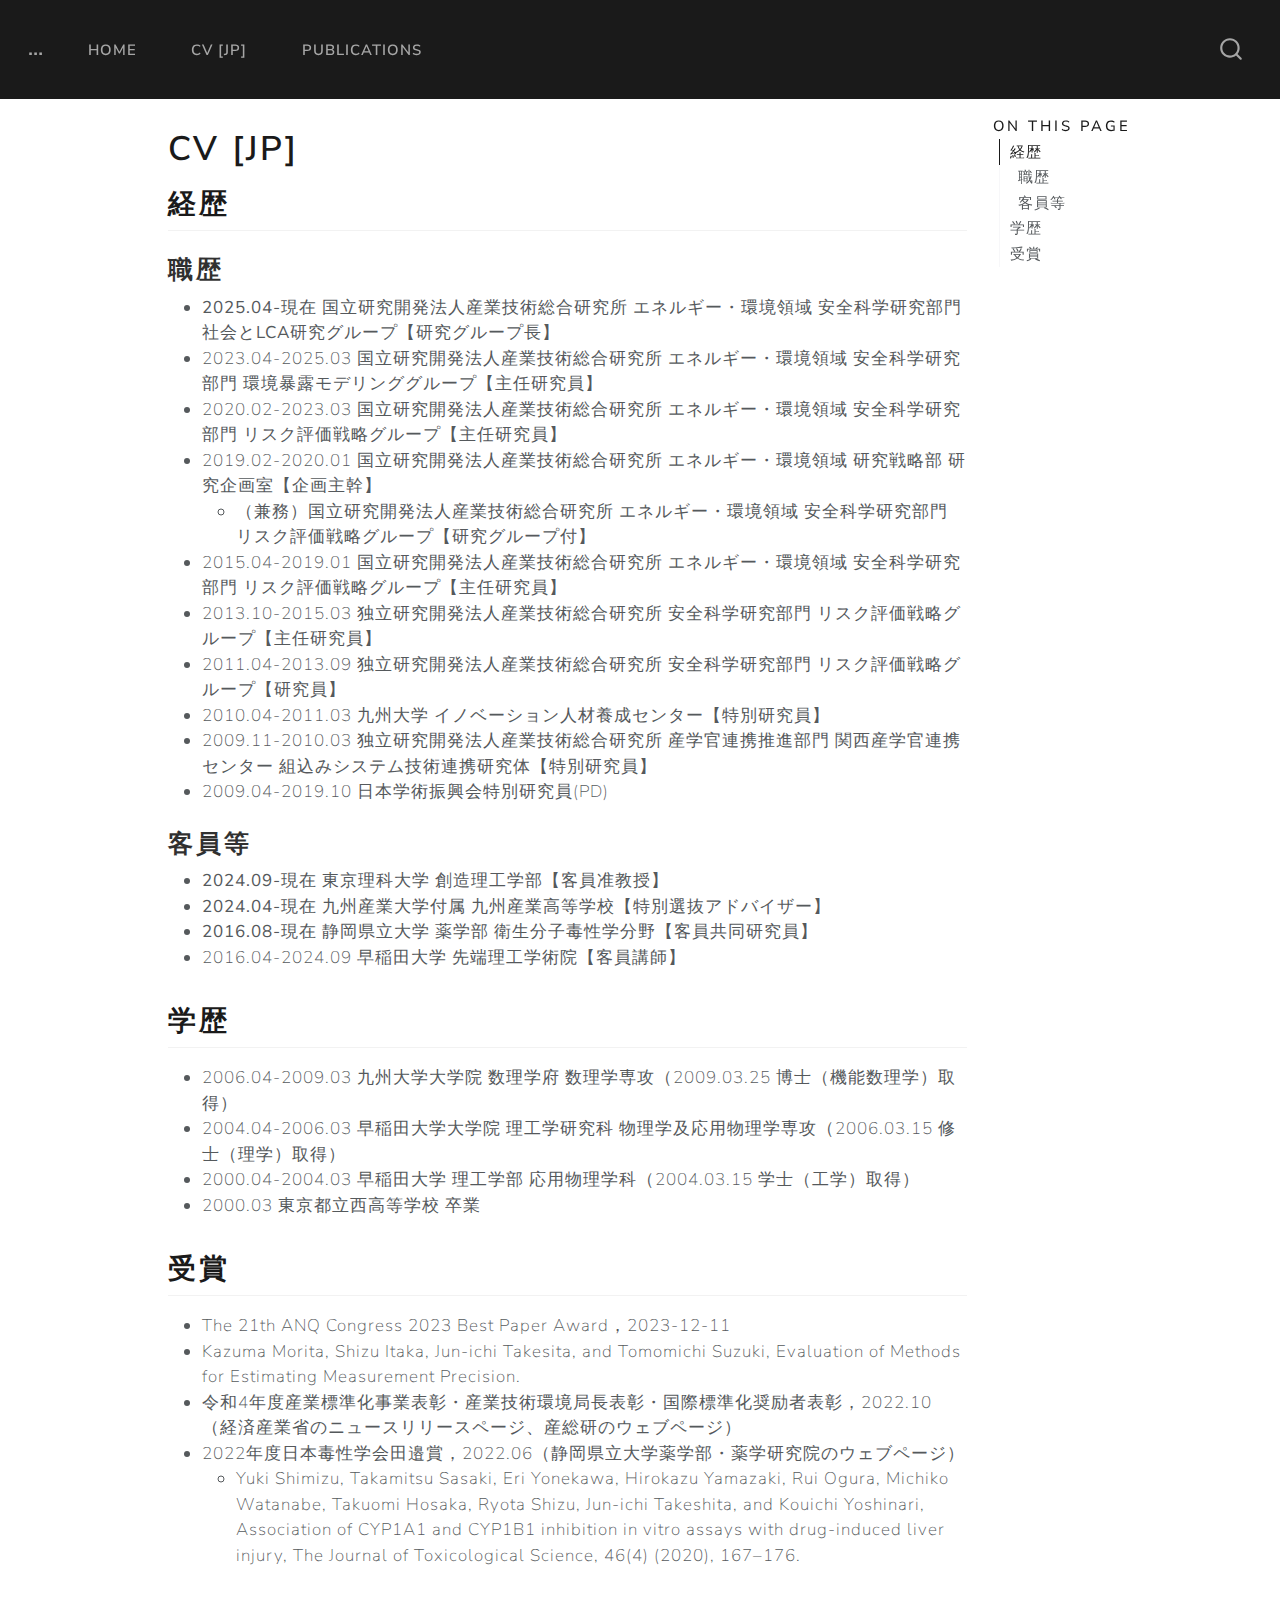
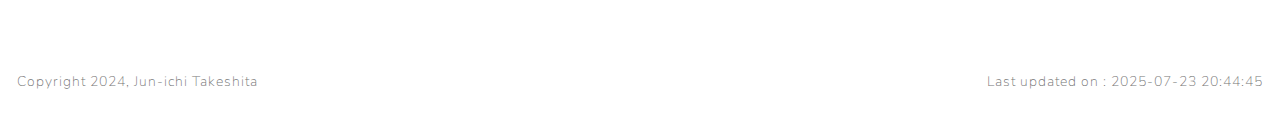
<file: cv.html>
<!DOCTYPE html>
<html xmlns="http://www.w3.org/1999/xhtml" lang="en" xml:lang="en"><head>

<meta charset="utf-8">
<meta name="generator" content="quarto-1.5.57">

<meta name="viewport" content="width=device-width, initial-scale=1.0, user-scalable=yes">


<title>CV [jp] – …</title>
<style>
code{white-space: pre-wrap;}
span.smallcaps{font-variant: small-caps;}
div.columns{display: flex; gap: min(4vw, 1.5em);}
div.column{flex: auto; overflow-x: auto;}
div.hanging-indent{margin-left: 1.5em; text-indent: -1.5em;}
ul.task-list{list-style: none;}
ul.task-list li input[type="checkbox"] {
  width: 0.8em;
  margin: 0 0.8em 0.2em -1em; /* quarto-specific, see https://github.com/quarto-dev/quarto-cli/issues/4556 */ 
  vertical-align: middle;
}
</style>


<script src="site_libs/quarto-nav/quarto-nav.js"></script>
<script src="site_libs/quarto-nav/headroom.min.js"></script>
<script src="site_libs/clipboard/clipboard.min.js"></script>
<script src="site_libs/quarto-search/autocomplete.umd.js"></script>
<script src="site_libs/quarto-search/fuse.min.js"></script>
<script src="site_libs/quarto-search/quarto-search.js"></script>
<meta name="quarto:offset" content="./">
<script src="site_libs/quarto-html/quarto.js"></script>
<script src="site_libs/quarto-html/popper.min.js"></script>
<script src="site_libs/quarto-html/tippy.umd.min.js"></script>
<script src="site_libs/quarto-html/anchor.min.js"></script>
<link href="site_libs/quarto-html/tippy.css" rel="stylesheet">
<link href="site_libs/quarto-html/quarto-syntax-highlighting.css" rel="stylesheet" id="quarto-text-highlighting-styles">
<script src="site_libs/bootstrap/bootstrap.min.js"></script>
<link href="site_libs/bootstrap/bootstrap-icons.css" rel="stylesheet">
<link href="site_libs/bootstrap/bootstrap.min.css" rel="stylesheet" id="quarto-bootstrap" data-mode="light">
<script id="quarto-search-options" type="application/json">{
  "location": "navbar",
  "copy-button": false,
  "collapse-after": 3,
  "panel-placement": "end",
  "type": "overlay",
  "limit": 50,
  "keyboard-shortcut": [
    "f",
    "/",
    "s"
  ],
  "show-item-context": false,
  "language": {
    "search-no-results-text": "No results",
    "search-matching-documents-text": "matching documents",
    "search-copy-link-title": "Copy link to search",
    "search-hide-matches-text": "Hide additional matches",
    "search-more-match-text": "more match in this document",
    "search-more-matches-text": "more matches in this document",
    "search-clear-button-title": "Clear",
    "search-text-placeholder": "",
    "search-detached-cancel-button-title": "Cancel",
    "search-submit-button-title": "Submit",
    "search-label": "Search"
  }
}</script>
<script async="" src="https://www.googletagmanager.com/gtag/js?id=G-YPJ0V0771Q"></script>

<script type="text/javascript">

window.dataLayer = window.dataLayer || [];
function gtag(){dataLayer.push(arguments);}
gtag('js', new Date());
gtag('config', 'G-YPJ0V0771Q', { 'anonymize_ip': true});
</script>


</head>

<body class="nav-fixed">

<div id="quarto-search-results"></div>
  <header id="quarto-header" class="headroom fixed-top">
    <nav class="navbar navbar-expand-lg " data-bs-theme="dark">
      <div class="navbar-container container-fluid">
      <div class="navbar-brand-container mx-auto">
    <a class="navbar-brand" href="./index.html">
    <span class="navbar-title">…</span>
    </a>
  </div>
            <div id="quarto-search" class="" title="Search"></div>
          <button class="navbar-toggler" type="button" data-bs-toggle="collapse" data-bs-target="#navbarCollapse" aria-controls="navbarCollapse" role="menu" aria-expanded="false" aria-label="Toggle navigation" onclick="if (window.quartoToggleHeadroom) { window.quartoToggleHeadroom(); }">
  <span class="navbar-toggler-icon"></span>
</button>
          <div class="collapse navbar-collapse" id="navbarCollapse">
            <ul class="navbar-nav navbar-nav-scroll me-auto">
  <li class="nav-item">
    <a class="nav-link" href="./index.html"> 
<span class="menu-text">Home</span></a>
  </li>  
  <li class="nav-item">
    <a class="nav-link" href="./cv_jp.html"> 
<span class="menu-text">CV [jp]</span></a>
  </li>  
  <li class="nav-item">
    <a class="nav-link" href="./pubs.html"> 
<span class="menu-text">Publications</span></a>
  </li>  
</ul>
          </div> <!-- /navcollapse -->
            <div class="quarto-navbar-tools">
</div>
      </div> <!-- /container-fluid -->
    </nav>
</header>
<!-- content -->
<div id="quarto-content" class="quarto-container page-columns page-rows-contents page-layout-article page-navbar">
<!-- sidebar -->
<!-- margin-sidebar -->
    <div id="quarto-margin-sidebar" class="sidebar margin-sidebar">
        <nav id="TOC" role="doc-toc" class="toc-active">
    <h2 id="toc-title">On this page</h2>
   
  <ul>
  <li><a href="#経歴" id="toc-経歴" class="nav-link active" data-scroll-target="#経歴">経歴</a>
  <ul class="collapse">
  <li><a href="#職歴" id="toc-職歴" class="nav-link" data-scroll-target="#職歴">職歴</a></li>
  <li><a href="#客員等" id="toc-客員等" class="nav-link" data-scroll-target="#客員等">客員等</a></li>
  </ul></li>
  <li><a href="#学歴" id="toc-学歴" class="nav-link" data-scroll-target="#学歴">学歴</a></li>
  <li><a href="#受賞" id="toc-受賞" class="nav-link" data-scroll-target="#受賞">受賞</a></li>
  </ul>
</nav>
    </div>
<!-- main -->
<main class="content" id="quarto-document-content">

<header id="title-block-header" class="quarto-title-block default">
<div class="quarto-title">
<h1 class="title">CV [jp]</h1>
</div>



<div class="quarto-title-meta">

    
  
    
  </div>
  


</header>


<section id="経歴" class="level2">
<h2 class="anchored" data-anchor-id="経歴">経歴</h2>
<section id="職歴" class="level3">
<h3 class="anchored" data-anchor-id="職歴">職歴</h3>
<ul>
<li><strong>2025.04-現在 国立研究開発法人産業技術総合研究所 エネルギー・環境領域 安全科学研究部門 社会とLCA研究グループ【研究グループ長】</strong></li>
<li>2023.04-2025.03 国立研究開発法人産業技術総合研究所 エネルギー・環境領域 安全科学研究部門 環境暴露モデリンググループ【主任研究員】</li>
<li>2020.02-2023.03 国立研究開発法人産業技術総合研究所 エネルギー・環境領域 安全科学研究部門 リスク評価戦略グループ【主任研究員】</li>
<li>2019.02-2020.01 国立研究開発法人産業技術総合研究所 エネルギー・環境領域 研究戦略部 研究企画室【企画主幹】
<ul>
<li>（兼務）国立研究開発法人産業技術総合研究所 エネルギー・環境領域 安全科学研究部門 リスク評価戦略グループ【研究グループ付】</li>
</ul></li>
<li>2015.04-2019.01 国立研究開発法人産業技術総合研究所 エネルギー・環境領域 安全科学研究部門 リスク評価戦略グループ【主任研究員】</li>
<li>2013.10-2015.03 独立研究開発法人産業技術総合研究所 安全科学研究部門 リスク評価戦略グループ【主任研究員】</li>
<li>2011.04-2013.09 独立研究開発法人産業技術総合研究所 安全科学研究部門 リスク評価戦略グループ【研究員】</li>
<li>2010.04-2011.03 九州大学 イノベーション人材養成センター【特別研究員】</li>
<li>2009.11-2010.03 独立研究開発法人産業技術総合研究所 産学官連携推進部門 関西産学官連携センター 組込みシステム技術連携研究体【特別研究員】</li>
<li>2009.04-2019.10 日本学術振興会特別研究員(PD)</li>
</ul>
</section>
<section id="客員等" class="level3">
<h3 class="anchored" data-anchor-id="客員等">客員等</h3>
<ul>
<li><strong>2024.09-現在 東京理科大学 創造理工学部【客員准教授】</strong></li>
<li><strong>2024.04-現在 九州産業大学付属 九州産業高等学校【特別選抜アドバイザー】</strong></li>
<li><strong>2016.08-現在 静岡県立大学 薬学部 衛生分子毒性学分野【客員共同研究員】</strong></li>
<li>2016.04-2024.09 早稲田大学 先端理工学術院【客員講師】</li>
</ul>
</section>
</section>
<section id="学歴" class="level2">
<h2 class="anchored" data-anchor-id="学歴">学歴</h2>
<ul>
<li>2006.04-2009.03 九州大学大学院 数理学府 数理学専攻（2009.03.25 博士（機能数理学）取得）</li>
<li>2004.04-2006.03 早稲田大学大学院 理工学研究科 物理学及応用物理学専攻（2006.03.15 修士（理学）取得）</li>
<li>2000.04-2004.03 早稲田大学 理工学部 応用物理学科（2004.03.15 学士（工学）取得）</li>
<li>2000.03 東京都立西高等学校 卒業</li>
</ul>
</section>
<section id="受賞" class="level2">
<h2 class="anchored" data-anchor-id="受賞">受賞</h2>
<ul>
<li>The 21th ANQ Congress 2023 Best Paper Award，2023-12-11</li>
<li>Kazuma Morita, Shizu Itaka, Jun-ichi Takesita, and Tomomichi Suzuki, Evaluation of Methods for Estimating Measurement Precision.</li>
<li>令和4年度産業標準化事業表彰・産業技術環境局長表彰・国際標準化奨励者表彰，2022.10（経済産業省のニュースリリースページ、産総研のウェブページ）</li>
<li>2022年度日本毒性学会田邉賞，2022.06（静岡県立大学薬学部・薬学研究院のウェブページ）
<ul>
<li>Yuki Shimizu, Takamitsu Sasaki, Eri Yonekawa, Hirokazu Yamazaki, Rui Ogura, Michiko Watanabe, Takuomi Hosaka, Ryota Shizu, Jun-ichi Takeshita, and Kouichi Yoshinari, Association of CYP1A1 and CYP1B1 inhibition in vitro assays with drug-induced liver injury, The Journal of Toxicological Science, 46(4) (2020), 167–176.</li>
</ul></li>
</ul>


</section>

</main> <!-- /main -->
<script id="quarto-html-after-body" type="application/javascript">
window.document.addEventListener("DOMContentLoaded", function (event) {
  const toggleBodyColorMode = (bsSheetEl) => {
    const mode = bsSheetEl.getAttribute("data-mode");
    const bodyEl = window.document.querySelector("body");
    if (mode === "dark") {
      bodyEl.classList.add("quarto-dark");
      bodyEl.classList.remove("quarto-light");
    } else {
      bodyEl.classList.add("quarto-light");
      bodyEl.classList.remove("quarto-dark");
    }
  }
  const toggleBodyColorPrimary = () => {
    const bsSheetEl = window.document.querySelector("link#quarto-bootstrap");
    if (bsSheetEl) {
      toggleBodyColorMode(bsSheetEl);
    }
  }
  toggleBodyColorPrimary();  
  const icon = "";
  const anchorJS = new window.AnchorJS();
  anchorJS.options = {
    placement: 'right',
    icon: icon
  };
  anchorJS.add('.anchored');
  const isCodeAnnotation = (el) => {
    for (const clz of el.classList) {
      if (clz.startsWith('code-annotation-')) {                     
        return true;
      }
    }
    return false;
  }
  const onCopySuccess = function(e) {
    // button target
    const button = e.trigger;
    // don't keep focus
    button.blur();
    // flash "checked"
    button.classList.add('code-copy-button-checked');
    var currentTitle = button.getAttribute("title");
    button.setAttribute("title", "Copied!");
    let tooltip;
    if (window.bootstrap) {
      button.setAttribute("data-bs-toggle", "tooltip");
      button.setAttribute("data-bs-placement", "left");
      button.setAttribute("data-bs-title", "Copied!");
      tooltip = new bootstrap.Tooltip(button, 
        { trigger: "manual", 
          customClass: "code-copy-button-tooltip",
          offset: [0, -8]});
      tooltip.show();    
    }
    setTimeout(function() {
      if (tooltip) {
        tooltip.hide();
        button.removeAttribute("data-bs-title");
        button.removeAttribute("data-bs-toggle");
        button.removeAttribute("data-bs-placement");
      }
      button.setAttribute("title", currentTitle);
      button.classList.remove('code-copy-button-checked');
    }, 1000);
    // clear code selection
    e.clearSelection();
  }
  const getTextToCopy = function(trigger) {
      const codeEl = trigger.previousElementSibling.cloneNode(true);
      for (const childEl of codeEl.children) {
        if (isCodeAnnotation(childEl)) {
          childEl.remove();
        }
      }
      return codeEl.innerText;
  }
  const clipboard = new window.ClipboardJS('.code-copy-button:not([data-in-quarto-modal])', {
    text: getTextToCopy
  });
  clipboard.on('success', onCopySuccess);
  if (window.document.getElementById('quarto-embedded-source-code-modal')) {
    // For code content inside modals, clipBoardJS needs to be initialized with a container option
    // TODO: Check when it could be a function (https://github.com/zenorocha/clipboard.js/issues/860)
    const clipboardModal = new window.ClipboardJS('.code-copy-button[data-in-quarto-modal]', {
      text: getTextToCopy,
      container: window.document.getElementById('quarto-embedded-source-code-modal')
    });
    clipboardModal.on('success', onCopySuccess);
  }
    var localhostRegex = new RegExp(/^(?:http|https):\/\/localhost\:?[0-9]*\//);
    var mailtoRegex = new RegExp(/^mailto:/);
      var filterRegex = new RegExp('/' + window.location.host + '/');
    var isInternal = (href) => {
        return filterRegex.test(href) || localhostRegex.test(href) || mailtoRegex.test(href);
    }
    // Inspect non-navigation links and adorn them if external
 	var links = window.document.querySelectorAll('a[href]:not(.nav-link):not(.navbar-brand):not(.toc-action):not(.sidebar-link):not(.sidebar-item-toggle):not(.pagination-link):not(.no-external):not([aria-hidden]):not(.dropdown-item):not(.quarto-navigation-tool):not(.about-link)');
    for (var i=0; i<links.length; i++) {
      const link = links[i];
      if (!isInternal(link.href)) {
        // undo the damage that might have been done by quarto-nav.js in the case of
        // links that we want to consider external
        if (link.dataset.originalHref !== undefined) {
          link.href = link.dataset.originalHref;
        }
      }
    }
  function tippyHover(el, contentFn, onTriggerFn, onUntriggerFn) {
    const config = {
      allowHTML: true,
      maxWidth: 500,
      delay: 100,
      arrow: false,
      appendTo: function(el) {
          return el.parentElement;
      },
      interactive: true,
      interactiveBorder: 10,
      theme: 'quarto',
      placement: 'bottom-start',
    };
    if (contentFn) {
      config.content = contentFn;
    }
    if (onTriggerFn) {
      config.onTrigger = onTriggerFn;
    }
    if (onUntriggerFn) {
      config.onUntrigger = onUntriggerFn;
    }
    window.tippy(el, config); 
  }
  const noterefs = window.document.querySelectorAll('a[role="doc-noteref"]');
  for (var i=0; i<noterefs.length; i++) {
    const ref = noterefs[i];
    tippyHover(ref, function() {
      // use id or data attribute instead here
      let href = ref.getAttribute('data-footnote-href') || ref.getAttribute('href');
      try { href = new URL(href).hash; } catch {}
      const id = href.replace(/^#\/?/, "");
      const note = window.document.getElementById(id);
      if (note) {
        return note.innerHTML;
      } else {
        return "";
      }
    });
  }
  const xrefs = window.document.querySelectorAll('a.quarto-xref');
  const processXRef = (id, note) => {
    // Strip column container classes
    const stripColumnClz = (el) => {
      el.classList.remove("page-full", "page-columns");
      if (el.children) {
        for (const child of el.children) {
          stripColumnClz(child);
        }
      }
    }
    stripColumnClz(note)
    if (id === null || id.startsWith('sec-')) {
      // Special case sections, only their first couple elements
      const container = document.createElement("div");
      if (note.children && note.children.length > 2) {
        container.appendChild(note.children[0].cloneNode(true));
        for (let i = 1; i < note.children.length; i++) {
          const child = note.children[i];
          if (child.tagName === "P" && child.innerText === "") {
            continue;
          } else {
            container.appendChild(child.cloneNode(true));
            break;
          }
        }
        if (window.Quarto?.typesetMath) {
          window.Quarto.typesetMath(container);
        }
        return container.innerHTML
      } else {
        if (window.Quarto?.typesetMath) {
          window.Quarto.typesetMath(note);
        }
        return note.innerHTML;
      }
    } else {
      // Remove any anchor links if they are present
      const anchorLink = note.querySelector('a.anchorjs-link');
      if (anchorLink) {
        anchorLink.remove();
      }
      if (window.Quarto?.typesetMath) {
        window.Quarto.typesetMath(note);
      }
      // TODO in 1.5, we should make sure this works without a callout special case
      if (note.classList.contains("callout")) {
        return note.outerHTML;
      } else {
        return note.innerHTML;
      }
    }
  }
  for (var i=0; i<xrefs.length; i++) {
    const xref = xrefs[i];
    tippyHover(xref, undefined, function(instance) {
      instance.disable();
      let url = xref.getAttribute('href');
      let hash = undefined; 
      if (url.startsWith('#')) {
        hash = url;
      } else {
        try { hash = new URL(url).hash; } catch {}
      }
      if (hash) {
        const id = hash.replace(/^#\/?/, "");
        const note = window.document.getElementById(id);
        if (note !== null) {
          try {
            const html = processXRef(id, note.cloneNode(true));
            instance.setContent(html);
          } finally {
            instance.enable();
            instance.show();
          }
        } else {
          // See if we can fetch this
          fetch(url.split('#')[0])
          .then(res => res.text())
          .then(html => {
            const parser = new DOMParser();
            const htmlDoc = parser.parseFromString(html, "text/html");
            const note = htmlDoc.getElementById(id);
            if (note !== null) {
              const html = processXRef(id, note);
              instance.setContent(html);
            } 
          }).finally(() => {
            instance.enable();
            instance.show();
          });
        }
      } else {
        // See if we can fetch a full url (with no hash to target)
        // This is a special case and we should probably do some content thinning / targeting
        fetch(url)
        .then(res => res.text())
        .then(html => {
          const parser = new DOMParser();
          const htmlDoc = parser.parseFromString(html, "text/html");
          const note = htmlDoc.querySelector('main.content');
          if (note !== null) {
            // This should only happen for chapter cross references
            // (since there is no id in the URL)
            // remove the first header
            if (note.children.length > 0 && note.children[0].tagName === "HEADER") {
              note.children[0].remove();
            }
            const html = processXRef(null, note);
            instance.setContent(html);
          } 
        }).finally(() => {
          instance.enable();
          instance.show();
        });
      }
    }, function(instance) {
    });
  }
      let selectedAnnoteEl;
      const selectorForAnnotation = ( cell, annotation) => {
        let cellAttr = 'data-code-cell="' + cell + '"';
        let lineAttr = 'data-code-annotation="' +  annotation + '"';
        const selector = 'span[' + cellAttr + '][' + lineAttr + ']';
        return selector;
      }
      const selectCodeLines = (annoteEl) => {
        const doc = window.document;
        const targetCell = annoteEl.getAttribute("data-target-cell");
        const targetAnnotation = annoteEl.getAttribute("data-target-annotation");
        const annoteSpan = window.document.querySelector(selectorForAnnotation(targetCell, targetAnnotation));
        const lines = annoteSpan.getAttribute("data-code-lines").split(",");
        const lineIds = lines.map((line) => {
          return targetCell + "-" + line;
        })
        let top = null;
        let height = null;
        let parent = null;
        if (lineIds.length > 0) {
            //compute the position of the single el (top and bottom and make a div)
            const el = window.document.getElementById(lineIds[0]);
            top = el.offsetTop;
            height = el.offsetHeight;
            parent = el.parentElement.parentElement;
          if (lineIds.length > 1) {
            const lastEl = window.document.getElementById(lineIds[lineIds.length - 1]);
            const bottom = lastEl.offsetTop + lastEl.offsetHeight;
            height = bottom - top;
          }
          if (top !== null && height !== null && parent !== null) {
            // cook up a div (if necessary) and position it 
            let div = window.document.getElementById("code-annotation-line-highlight");
            if (div === null) {
              div = window.document.createElement("div");
              div.setAttribute("id", "code-annotation-line-highlight");
              div.style.position = 'absolute';
              parent.appendChild(div);
            }
            div.style.top = top - 2 + "px";
            div.style.height = height + 4 + "px";
            div.style.left = 0;
            let gutterDiv = window.document.getElementById("code-annotation-line-highlight-gutter");
            if (gutterDiv === null) {
              gutterDiv = window.document.createElement("div");
              gutterDiv.setAttribute("id", "code-annotation-line-highlight-gutter");
              gutterDiv.style.position = 'absolute';
              const codeCell = window.document.getElementById(targetCell);
              const gutter = codeCell.querySelector('.code-annotation-gutter');
              gutter.appendChild(gutterDiv);
            }
            gutterDiv.style.top = top - 2 + "px";
            gutterDiv.style.height = height + 4 + "px";
          }
          selectedAnnoteEl = annoteEl;
        }
      };
      const unselectCodeLines = () => {
        const elementsIds = ["code-annotation-line-highlight", "code-annotation-line-highlight-gutter"];
        elementsIds.forEach((elId) => {
          const div = window.document.getElementById(elId);
          if (div) {
            div.remove();
          }
        });
        selectedAnnoteEl = undefined;
      };
        // Handle positioning of the toggle
    window.addEventListener(
      "resize",
      throttle(() => {
        elRect = undefined;
        if (selectedAnnoteEl) {
          selectCodeLines(selectedAnnoteEl);
        }
      }, 10)
    );
    function throttle(fn, ms) {
    let throttle = false;
    let timer;
      return (...args) => {
        if(!throttle) { // first call gets through
            fn.apply(this, args);
            throttle = true;
        } else { // all the others get throttled
            if(timer) clearTimeout(timer); // cancel #2
            timer = setTimeout(() => {
              fn.apply(this, args);
              timer = throttle = false;
            }, ms);
        }
      };
    }
      // Attach click handler to the DT
      const annoteDls = window.document.querySelectorAll('dt[data-target-cell]');
      for (const annoteDlNode of annoteDls) {
        annoteDlNode.addEventListener('click', (event) => {
          const clickedEl = event.target;
          if (clickedEl !== selectedAnnoteEl) {
            unselectCodeLines();
            const activeEl = window.document.querySelector('dt[data-target-cell].code-annotation-active');
            if (activeEl) {
              activeEl.classList.remove('code-annotation-active');
            }
            selectCodeLines(clickedEl);
            clickedEl.classList.add('code-annotation-active');
          } else {
            // Unselect the line
            unselectCodeLines();
            clickedEl.classList.remove('code-annotation-active');
          }
        });
      }
  const findCites = (el) => {
    const parentEl = el.parentElement;
    if (parentEl) {
      const cites = parentEl.dataset.cites;
      if (cites) {
        return {
          el,
          cites: cites.split(' ')
        };
      } else {
        return findCites(el.parentElement)
      }
    } else {
      return undefined;
    }
  };
  var bibliorefs = window.document.querySelectorAll('a[role="doc-biblioref"]');
  for (var i=0; i<bibliorefs.length; i++) {
    const ref = bibliorefs[i];
    const citeInfo = findCites(ref);
    if (citeInfo) {
      tippyHover(citeInfo.el, function() {
        var popup = window.document.createElement('div');
        citeInfo.cites.forEach(function(cite) {
          var citeDiv = window.document.createElement('div');
          citeDiv.classList.add('hanging-indent');
          citeDiv.classList.add('csl-entry');
          var biblioDiv = window.document.getElementById('ref-' + cite);
          if (biblioDiv) {
            citeDiv.innerHTML = biblioDiv.innerHTML;
          }
          popup.appendChild(citeDiv);
        });
        return popup.innerHTML;
      });
    }
  }
});
</script>
</div> <!-- /content -->
<footer class="footer">
  <div class="nav-footer">
    <div class="nav-footer-left">
<p>Copyright 2024, Jun-ichi Takeshita</p>
</div>   
    <div class="nav-footer-center">
      &nbsp;
    </div>
    <div class="nav-footer-right">
<p>Last updated on : 2025-07-23 20:44:45</p>
</div>
  </div>
</footer>




</body></html>
</file>
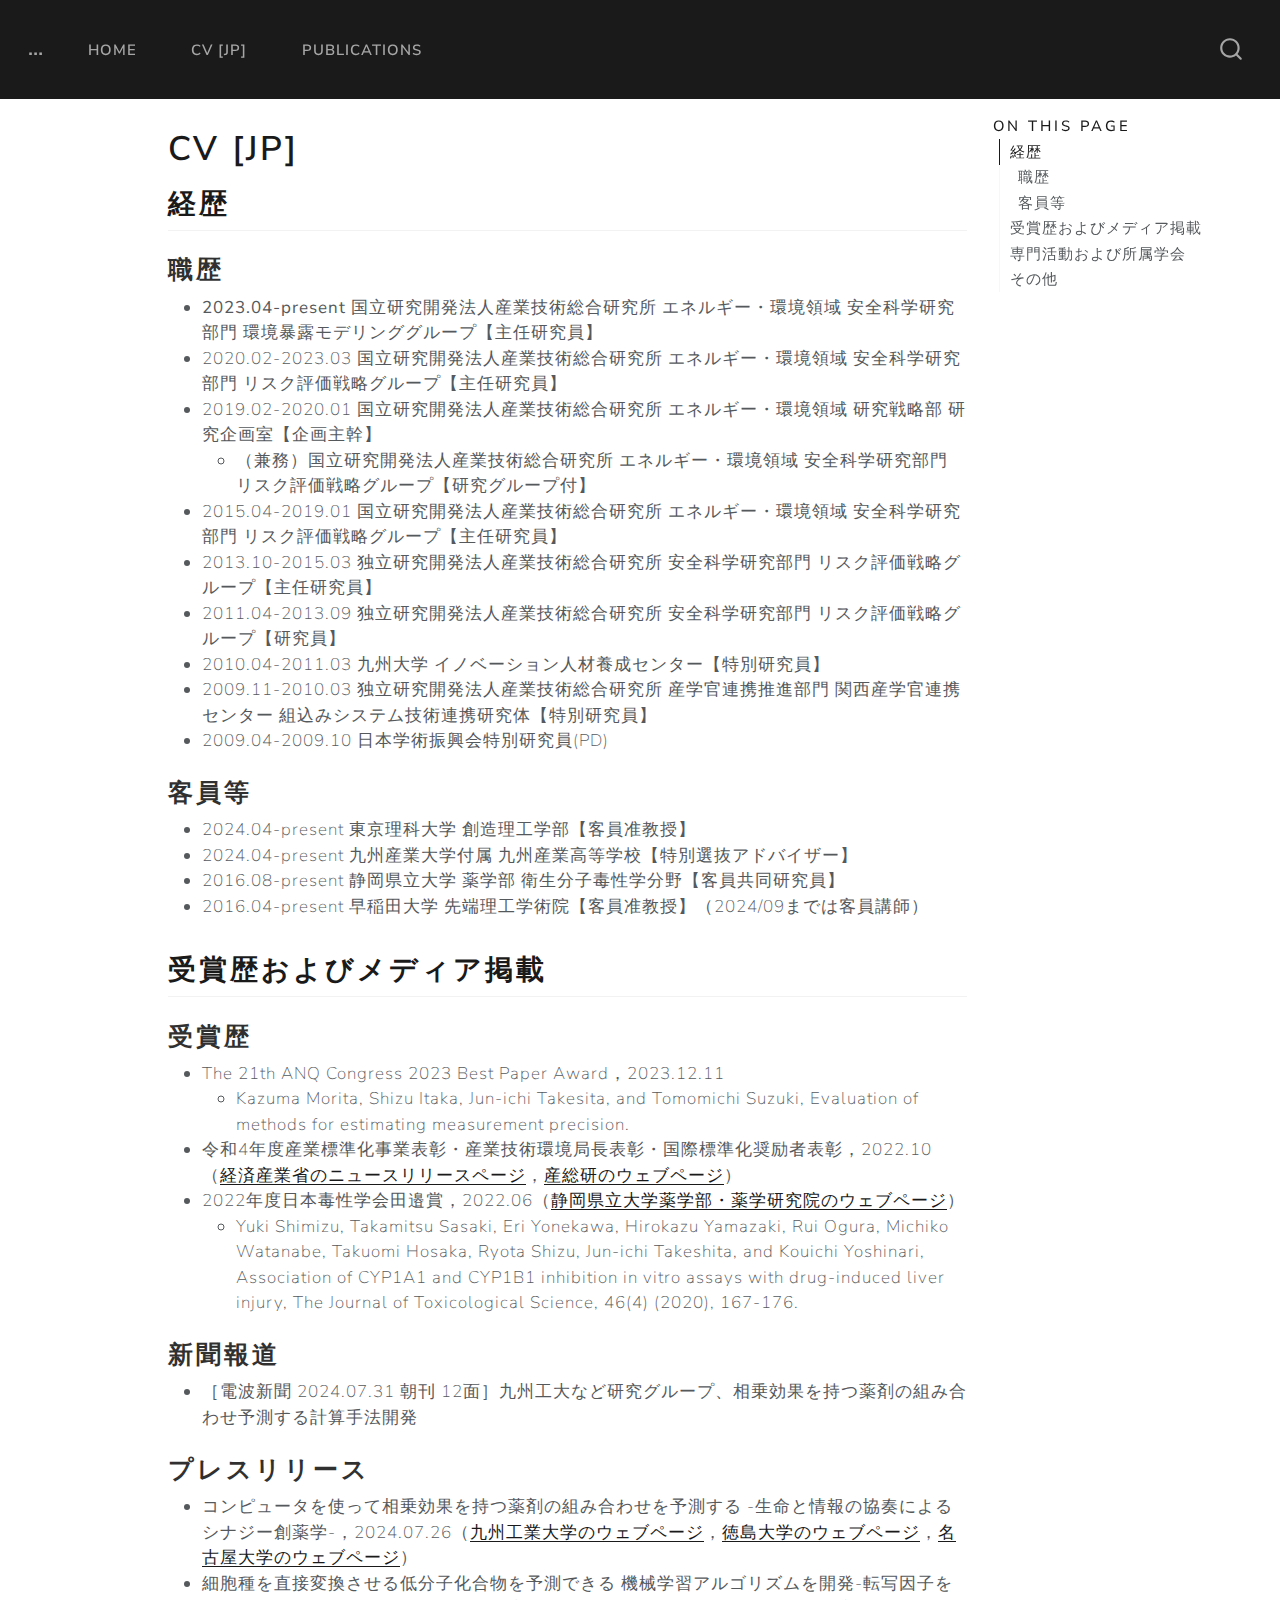
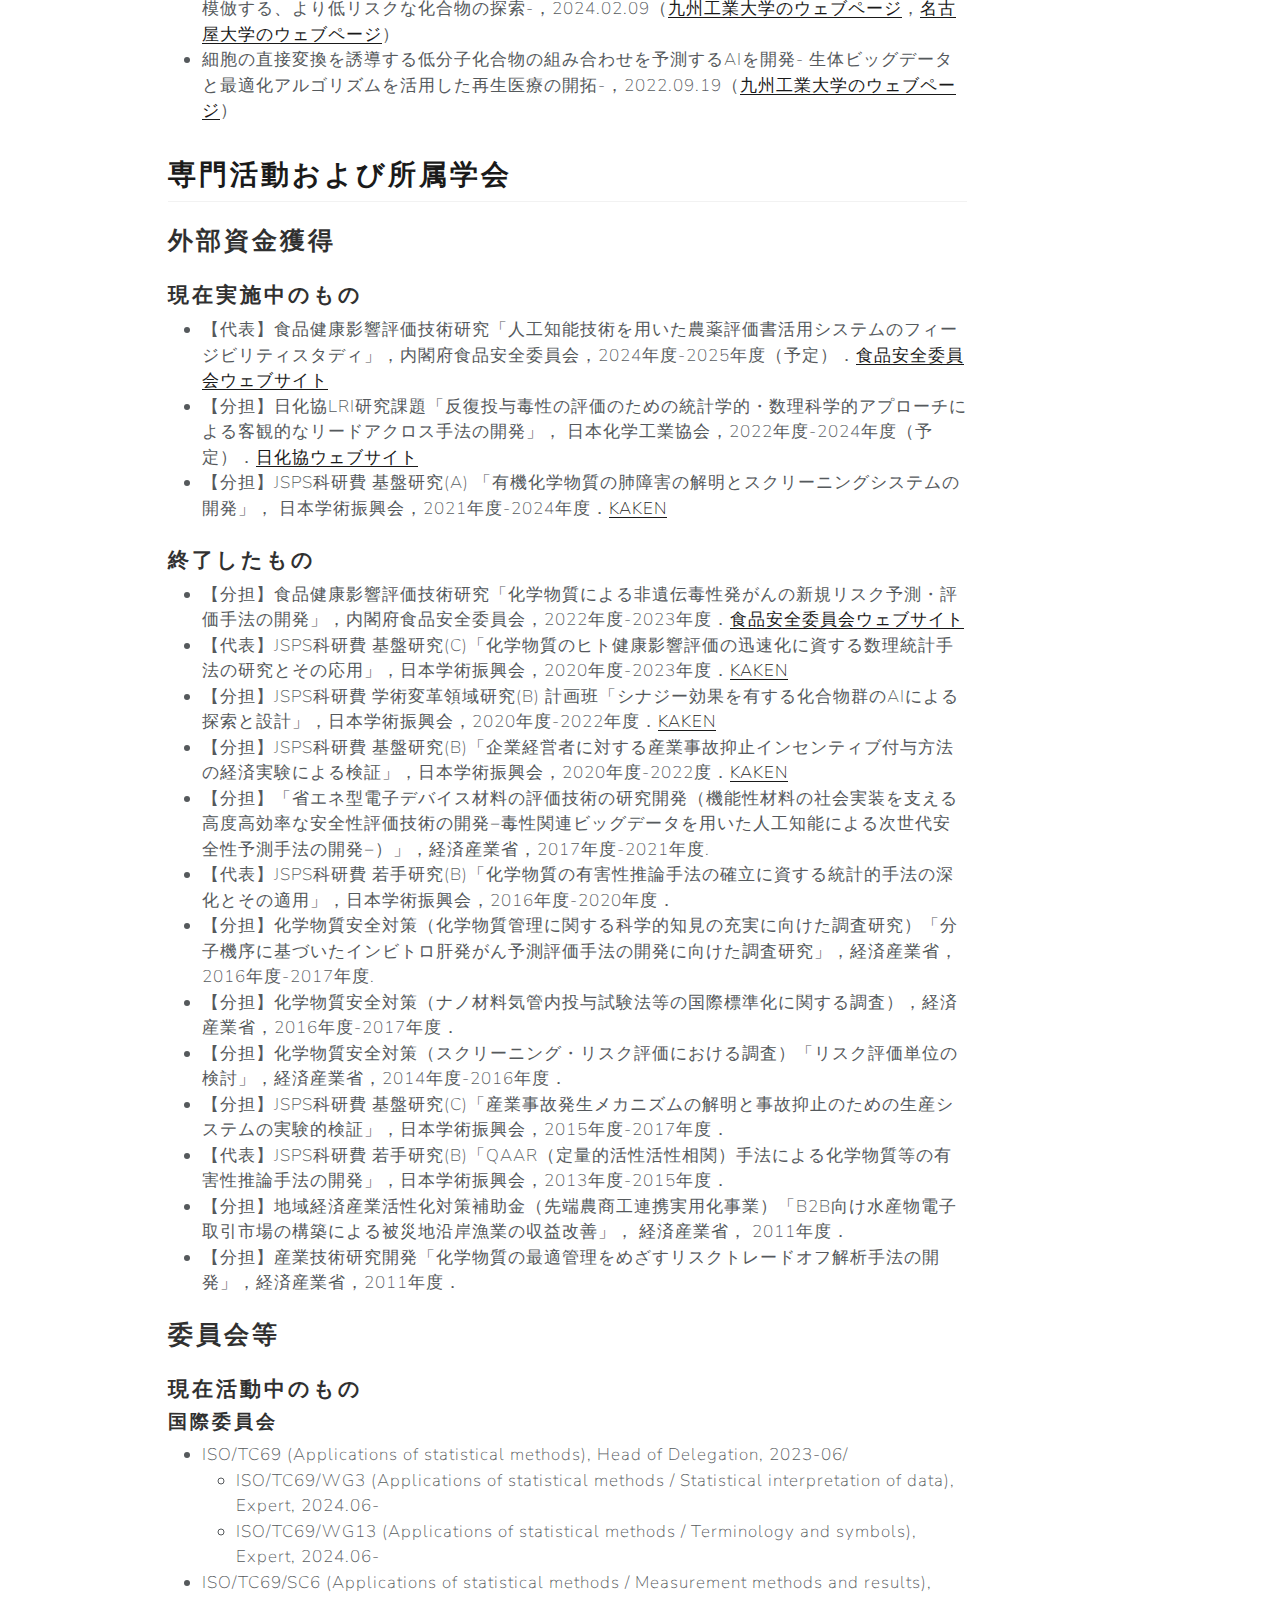
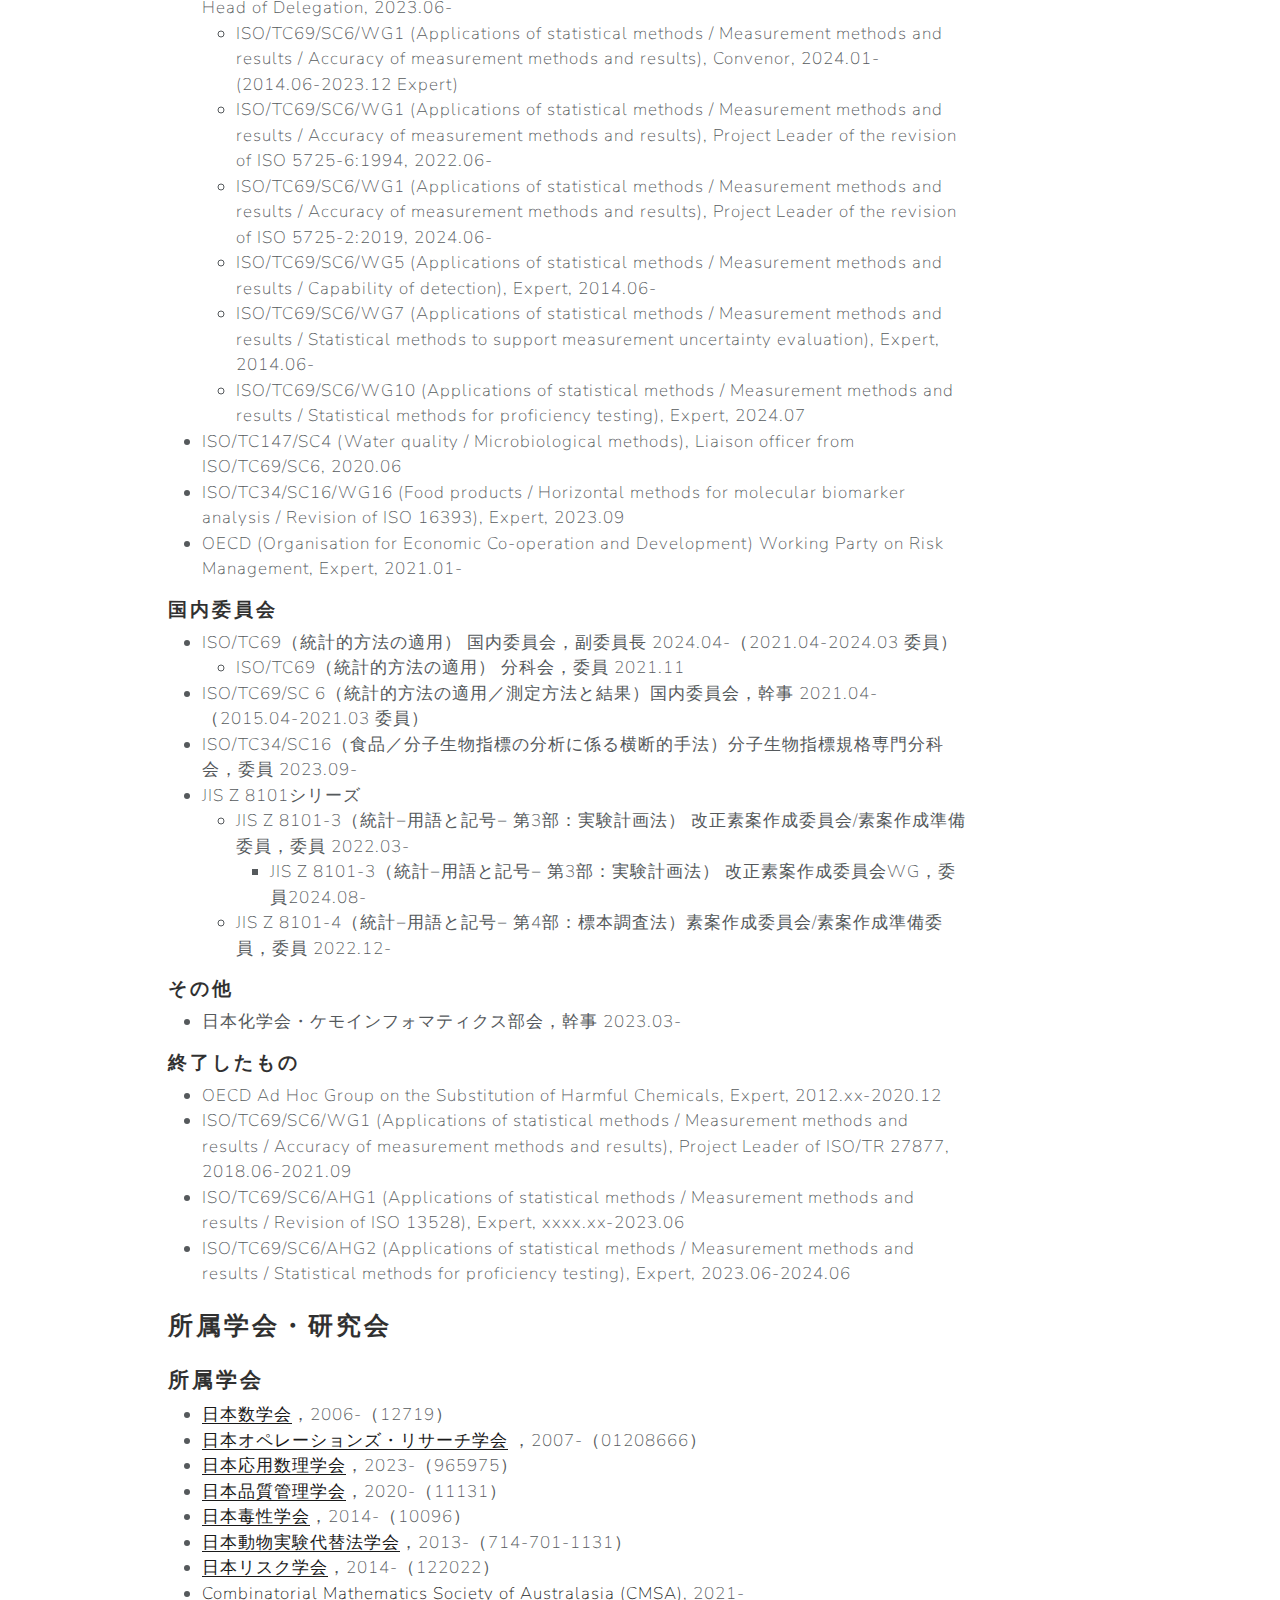
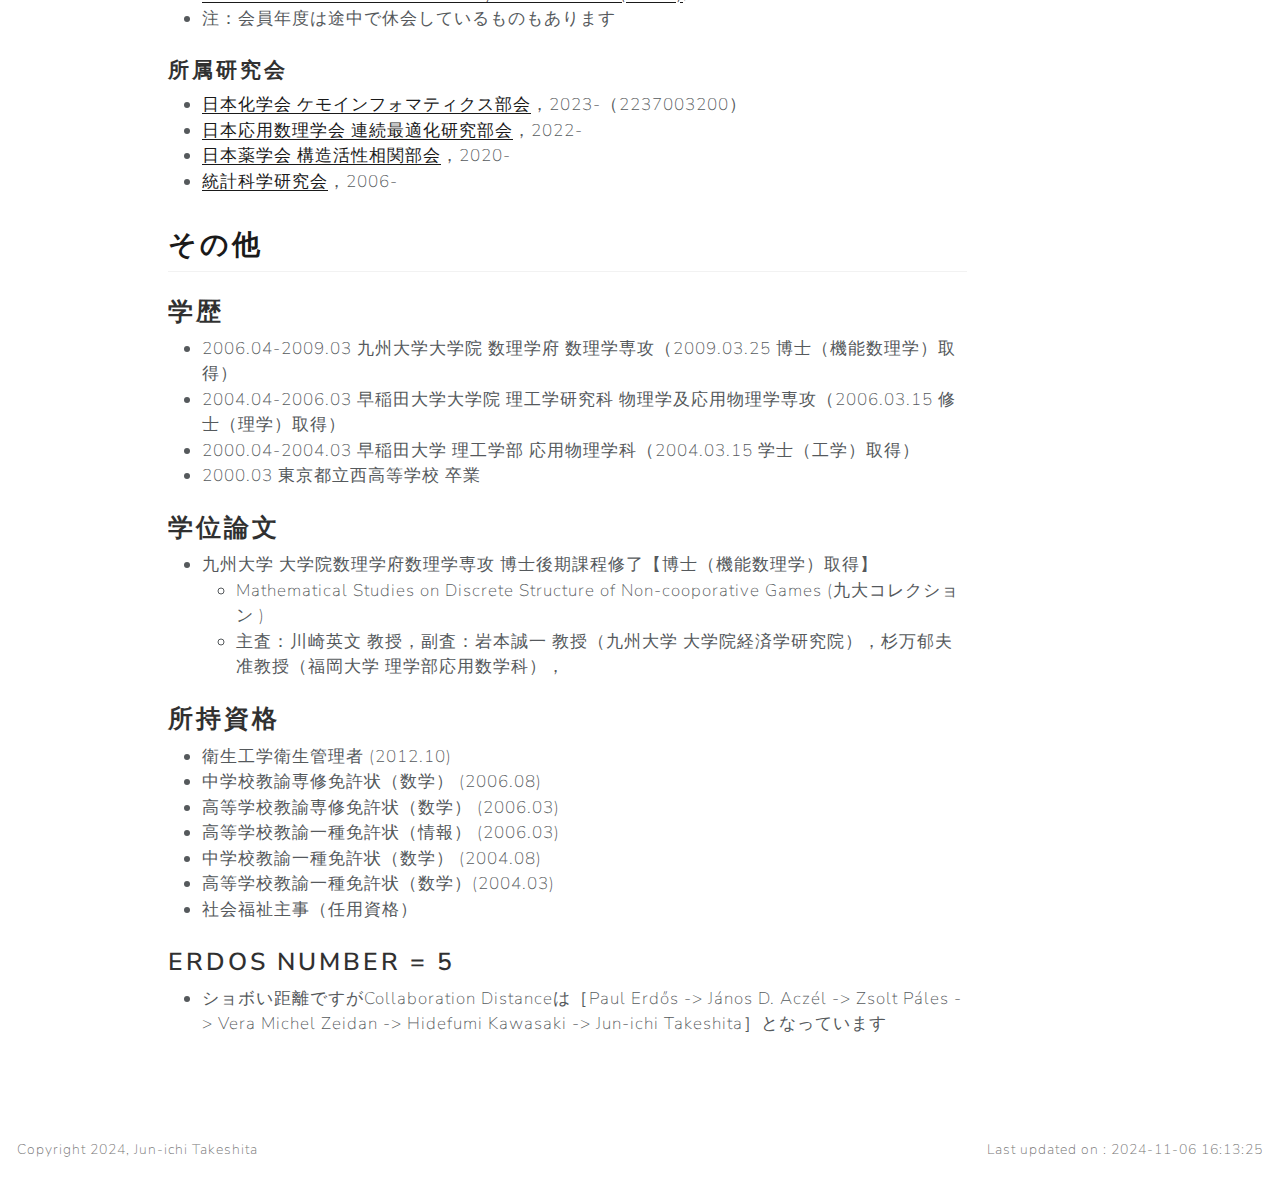
<file: cv_jp.html>
<!DOCTYPE html>
<html xmlns="http://www.w3.org/1999/xhtml" lang="en" xml:lang="en"><head>

<meta charset="utf-8">
<meta name="generator" content="quarto-1.5.57">

<meta name="viewport" content="width=device-width, initial-scale=1.0, user-scalable=yes">


<title>CV [jp] – …</title>
<style>
code{white-space: pre-wrap;}
span.smallcaps{font-variant: small-caps;}
div.columns{display: flex; gap: min(4vw, 1.5em);}
div.column{flex: auto; overflow-x: auto;}
div.hanging-indent{margin-left: 1.5em; text-indent: -1.5em;}
ul.task-list{list-style: none;}
ul.task-list li input[type="checkbox"] {
  width: 0.8em;
  margin: 0 0.8em 0.2em -1em; /* quarto-specific, see https://github.com/quarto-dev/quarto-cli/issues/4556 */ 
  vertical-align: middle;
}
</style>


<script src="site_libs/quarto-nav/quarto-nav.js"></script>
<script src="site_libs/quarto-nav/headroom.min.js"></script>
<script src="site_libs/clipboard/clipboard.min.js"></script>
<script src="site_libs/quarto-search/autocomplete.umd.js"></script>
<script src="site_libs/quarto-search/fuse.min.js"></script>
<script src="site_libs/quarto-search/quarto-search.js"></script>
<meta name="quarto:offset" content="./">
<script src="site_libs/quarto-html/quarto.js"></script>
<script src="site_libs/quarto-html/popper.min.js"></script>
<script src="site_libs/quarto-html/tippy.umd.min.js"></script>
<script src="site_libs/quarto-html/anchor.min.js"></script>
<link href="site_libs/quarto-html/tippy.css" rel="stylesheet">
<link href="site_libs/quarto-html/quarto-syntax-highlighting.css" rel="stylesheet" id="quarto-text-highlighting-styles">
<script src="site_libs/bootstrap/bootstrap.min.js"></script>
<link href="site_libs/bootstrap/bootstrap-icons.css" rel="stylesheet">
<link href="site_libs/bootstrap/bootstrap.min.css" rel="stylesheet" id="quarto-bootstrap" data-mode="light">
<script id="quarto-search-options" type="application/json">{
  "location": "navbar",
  "copy-button": false,
  "collapse-after": 3,
  "panel-placement": "end",
  "type": "overlay",
  "limit": 50,
  "keyboard-shortcut": [
    "f",
    "/",
    "s"
  ],
  "show-item-context": false,
  "language": {
    "search-no-results-text": "No results",
    "search-matching-documents-text": "matching documents",
    "search-copy-link-title": "Copy link to search",
    "search-hide-matches-text": "Hide additional matches",
    "search-more-match-text": "more match in this document",
    "search-more-matches-text": "more matches in this document",
    "search-clear-button-title": "Clear",
    "search-text-placeholder": "",
    "search-detached-cancel-button-title": "Cancel",
    "search-submit-button-title": "Submit",
    "search-label": "Search"
  }
}</script>
<script async="" src="https://www.googletagmanager.com/gtag/js?id=G-YPJ0V0771Q"></script>

<script type="text/javascript">

window.dataLayer = window.dataLayer || [];
function gtag(){dataLayer.push(arguments);}
gtag('js', new Date());
gtag('config', 'G-YPJ0V0771Q', { 'anonymize_ip': true});
</script>


</head>

<body class="nav-fixed">

<div id="quarto-search-results"></div>
  <header id="quarto-header" class="headroom fixed-top">
    <nav class="navbar navbar-expand-lg " data-bs-theme="dark">
      <div class="navbar-container container-fluid">
      <div class="navbar-brand-container mx-auto">
    <a class="navbar-brand" href="./index.html">
    <span class="navbar-title">…</span>
    </a>
  </div>
            <div id="quarto-search" class="" title="Search"></div>
          <button class="navbar-toggler" type="button" data-bs-toggle="collapse" data-bs-target="#navbarCollapse" aria-controls="navbarCollapse" role="menu" aria-expanded="false" aria-label="Toggle navigation" onclick="if (window.quartoToggleHeadroom) { window.quartoToggleHeadroom(); }">
  <span class="navbar-toggler-icon"></span>
</button>
          <div class="collapse navbar-collapse" id="navbarCollapse">
            <ul class="navbar-nav navbar-nav-scroll me-auto">
  <li class="nav-item">
    <a class="nav-link" href="./index.html"> 
<span class="menu-text">Home</span></a>
  </li>  
  <li class="nav-item">
    <a class="nav-link active" href="./cv_jp.html" aria-current="page"> 
<span class="menu-text">CV [jp]</span></a>
  </li>  
  <li class="nav-item">
    <a class="nav-link" href="./pubs.html"> 
<span class="menu-text">Publications</span></a>
  </li>  
</ul>
          </div> <!-- /navcollapse -->
            <div class="quarto-navbar-tools">
</div>
      </div> <!-- /container-fluid -->
    </nav>
</header>
<!-- content -->
<div id="quarto-content" class="quarto-container page-columns page-rows-contents page-layout-article page-navbar">
<!-- sidebar -->
<!-- margin-sidebar -->
    <div id="quarto-margin-sidebar" class="sidebar margin-sidebar">
        <nav id="TOC" role="doc-toc" class="toc-active">
    <h2 id="toc-title">On this page</h2>
   
  <ul>
  <li><a href="#経歴" id="toc-経歴" class="nav-link active" data-scroll-target="#経歴">経歴</a>
  <ul class="collapse">
  <li><a href="#職歴" id="toc-職歴" class="nav-link" data-scroll-target="#職歴">職歴</a></li>
  <li><a href="#客員等" id="toc-客員等" class="nav-link" data-scroll-target="#客員等">客員等</a></li>
  </ul></li>
  <li><a href="#受賞歴およびメディア掲載" id="toc-受賞歴およびメディア掲載" class="nav-link" data-scroll-target="#受賞歴およびメディア掲載">受賞歴およびメディア掲載</a>
  <ul class="collapse">
  <li><a href="#受賞歴" id="toc-受賞歴" class="nav-link" data-scroll-target="#受賞歴">受賞歴</a></li>
  <li><a href="#新聞報道" id="toc-新聞報道" class="nav-link" data-scroll-target="#新聞報道">新聞報道</a></li>
  <li><a href="#プレスリリース" id="toc-プレスリリース" class="nav-link" data-scroll-target="#プレスリリース">プレスリリース</a></li>
  </ul></li>
  <li><a href="#専門活動および所属学会" id="toc-専門活動および所属学会" class="nav-link" data-scroll-target="#専門活動および所属学会">専門活動および所属学会</a>
  <ul class="collapse">
  <li><a href="#外部資金獲得" id="toc-外部資金獲得" class="nav-link" data-scroll-target="#外部資金獲得">外部資金獲得</a></li>
  <li><a href="#委員会等" id="toc-委員会等" class="nav-link" data-scroll-target="#委員会等">委員会等</a></li>
  <li><a href="#所属学会研究会" id="toc-所属学会研究会" class="nav-link" data-scroll-target="#所属学会研究会">所属学会・研究会</a></li>
  </ul></li>
  <li><a href="#その他-1" id="toc-その他-1" class="nav-link" data-scroll-target="#その他-1">その他</a>
  <ul class="collapse">
  <li><a href="#学歴" id="toc-学歴" class="nav-link" data-scroll-target="#学歴">学歴</a></li>
  <li><a href="#学位論文" id="toc-学位論文" class="nav-link" data-scroll-target="#学位論文">学位論文</a></li>
  <li><a href="#所持資格" id="toc-所持資格" class="nav-link" data-scroll-target="#所持資格">所持資格</a></li>
  <li><a href="#erdos-number-5" id="toc-erdos-number-5" class="nav-link" data-scroll-target="#erdos-number-5">Erdos number = 5</a></li>
  </ul></li>
  </ul>
</nav>
    </div>
<!-- main -->
<main class="content" id="quarto-document-content">

<header id="title-block-header" class="quarto-title-block default">
<div class="quarto-title">
<h1 class="title">CV [jp]</h1>
</div>



<div class="quarto-title-meta">

    
  
    
  </div>
  


</header>


<section id="経歴" class="level2">
<h2 class="anchored" data-anchor-id="経歴">経歴</h2>
<section id="職歴" class="level3">
<h3 class="anchored" data-anchor-id="職歴">職歴</h3>
<ul>
<li><strong>2023.04-present 国立研究開発法人産業技術総合研究所 エネルギー・環境領域 安全科学研究部門 環境暴露モデリンググループ【主任研究員】</strong></li>
<li>2020.02-2023.03 国立研究開発法人産業技術総合研究所 エネルギー・環境領域 安全科学研究部門 リスク評価戦略グループ【主任研究員】</li>
<li>2019.02-2020.01 国立研究開発法人産業技術総合研究所 エネルギー・環境領域 研究戦略部 研究企画室【企画主幹】
<ul>
<li>（兼務）国立研究開発法人産業技術総合研究所 エネルギー・環境領域 安全科学研究部門 リスク評価戦略グループ【研究グループ付】</li>
</ul></li>
<li>2015.04-2019.01 国立研究開発法人産業技術総合研究所 エネルギー・環境領域 安全科学研究部門 リスク評価戦略グループ【主任研究員】</li>
<li>2013.10-2015.03 独立研究開発法人産業技術総合研究所 安全科学研究部門 リスク評価戦略グループ【主任研究員】</li>
<li>2011.04-2013.09 独立研究開発法人産業技術総合研究所 安全科学研究部門 リスク評価戦略グループ【研究員】</li>
<li>2010.04-2011.03 九州大学 イノベーション人材養成センター【特別研究員】</li>
<li>2009.11-2010.03 独立研究開発法人産業技術総合研究所 産学官連携推進部門 関西産学官連携センター 組込みシステム技術連携研究体【特別研究員】</li>
<li>2009.04-2009.10 日本学術振興会特別研究員(PD)</li>
</ul>
</section>
<section id="客員等" class="level3">
<h3 class="anchored" data-anchor-id="客員等">客員等</h3>
<ul>
<li>2024.04-present 東京理科大学 創造理工学部【客員准教授】</li>
<li>2024.04-present 九州産業大学付属 九州産業高等学校【特別選抜アドバイザー】</li>
<li>2016.08-present 静岡県立大学 薬学部 衛生分子毒性学分野【客員共同研究員】</li>
<li>2016.04-present 早稲田大学 先端理工学術院【客員准教授】（2024/09までは客員講師）</li>
</ul>
</section>
</section>
<section id="受賞歴およびメディア掲載" class="level2">
<h2 class="anchored" data-anchor-id="受賞歴およびメディア掲載">受賞歴およびメディア掲載</h2>
<section id="受賞歴" class="level3">
<h3 class="anchored" data-anchor-id="受賞歴">受賞歴</h3>
<ul>
<li>The 21th ANQ Congress 2023 Best Paper Award，2023.12.11
<ul>
<li>Kazuma Morita, Shizu Itaka, Jun-ichi Takesita, and Tomomichi Suzuki, Evaluation of methods for estimating measurement precision.</li>
</ul></li>
<li>令和4年度産業標準化事業表彰・産業技術環境局長表彰・国際標準化奨励者表彰，2022.10（<a href="https://www.meti.go.jp/press/2022/10/20221021001/20221021001.html">経済産業省のニュースリリースページ</a>，<a href="https://www.aist.go.jp/aist_j/news/prize/prz20221025.html">産総研のウェブページ</a>）</li>
<li>2022年度日本毒性学会田邉賞，2022.06（<a href="https://w3pharm.u-shizuoka-ken.ac.jp/index.php/topic-res-res/1417-2022-07-04">静岡県立大学薬学部・薬学研究院のウェブページ</a>）
<ul>
<li>Yuki Shimizu, Takamitsu Sasaki, Eri Yonekawa, Hirokazu Yamazaki, Rui Ogura, Michiko Watanabe, Takuomi Hosaka, Ryota Shizu, Jun-ichi Takeshita, and Kouichi Yoshinari, Association of CYP1A1 and CYP1B1 inhibition in vitro assays with drug-induced liver injury, The Journal of Toxicological Science, 46(4) (2020), 167-176.</li>
</ul></li>
</ul>
</section>
<section id="新聞報道" class="level3">
<h3 class="anchored" data-anchor-id="新聞報道">新聞報道</h3>
<ul>
<li>［電波新聞 2024.07.31 朝刊 12面］九州工大など研究グループ、相乗効果を持つ薬剤の組み合わせ予測する計算手法開発</li>
</ul>
</section>
<section id="プレスリリース" class="level3">
<h3 class="anchored" data-anchor-id="プレスリリース">プレスリリース</h3>
<ul>
<li>コンピュータを使って相乗効果を持つ薬剤の組み合わせを予測する -生命と情報の協奏によるシナジー創薬学-，2024.07.26（<a href="https://www.kyutech.ac.jp/whats-new/press/entry-10781.html">九州工業大学のウェブページ</a>，<a href="https://www.tokushima-u.ac.jp/docs/57291.html">徳島大学のウェブページ</a>，<a href="https://www.nagoya-u.ac.jp/researchinfo/result/2024/07/post-699.html">名古屋大学のウェブページ</a>）</li>
<li>細胞種を直接変換させる低分子化合物を予測できる 機械学習アルゴリズムを開発-転写因子を模倣する、より低リスクな化合物の探索-，2024.02.09（<a href="https://www.kyutech.ac.jp/whats-new/press/entry-10451.html">九州工業大学のウェブページ</a>，<a href="https://www.nagoya-u.ac.jp/researchinfo/result/2024/02/post-624.html">名古屋大学のウェブページ</a>）</li>
<li>細胞の直接変換を誘導する低分子化合物の組み合わせを予測するAIを開発- 生体ビッグデータと最適化アルゴリズムを活用した再生医療の開拓-，2022.09.19（<a href="https://www.kyutech.ac.jp/whats-new/press/entry-9372.html">九州工業大学のウェブページ</a>）</li>
</ul>
</section>
</section>
<section id="専門活動および所属学会" class="level2">
<h2 class="anchored" data-anchor-id="専門活動および所属学会">専門活動および所属学会</h2>
<section id="外部資金獲得" class="level3">
<h3 class="anchored" data-anchor-id="外部資金獲得">外部資金獲得</h3>
<section id="現在実施中のもの" class="level4">
<h4 class="anchored" data-anchor-id="現在実施中のもの">現在実施中のもの</h4>
<ul>
<li>【代表】食品健康影響評価技術研究「人工知能技術を用いた農薬評価書活用システムのフィージビリティスタディ」，内閣府食品安全委員会，2024年度-2025年度（予定）．<a href="https://www.fsc.go.jp/chousa/kenkyu/kenkyu_ichiran.html">食品安全委員会ウェブサイト</a></li>
<li>【分担】日化協LRI研究課題「反復投与毒性の評価のための統計学的・数理科学的アプローチによる客観的なリードアクロス手法の開発」， 日本化学工業協会，2022年度-2024年度（予定）．<a href="https://www.j-lri.org/003-2_10.html">日化協ウェブサイト</a></li>
<li>【分担】JSPS科研費 基盤研究(A) 「有機化学物質の肺障害の解明とスクリーニングシステムの開発」， 日本学術振興会，2021年度-2024年度．<a href="https://kaken.nii.ac.jp/ja/grant/KAKENHI-PROJECT-21H04855/">KAKEN</a></li>
</ul>
</section>
<section id="終了したもの" class="level4">
<h4 class="anchored" data-anchor-id="終了したもの">終了したもの</h4>
<ul>
<li>【分担】食品健康影響評価技術研究「化学物質による非遺伝毒性発がんの新規リスク予測・評価手法の開発」，内閣府食品安全委員会，2022年度-2023年度．<a href="https://www.fsc.go.jp/chousa/kenkyu/kenkyu_ichiran.html">食品安全委員会ウェブサイト</a></li>
<li>【代表】JSPS科研費 基盤研究(C)「化学物質のヒト健康影響評価の迅速化に資する数理統計手法の研究とその応用」，日本学術振興会，2020年度-2023年度．<a href="https://kaken.nii.ac.jp/ja/grant/KAKENHI-PROJECT-20K12203/">KAKEN</a></li>
<li>【分担】JSPS科研費 学術変革領域研究(B) 計画班「シナジー効果を有する化合物群のAIによる探索と設計」，日本学術振興会，2020年度-2022年度．<a href="https://kaken.nii.ac.jp/ja/grant/KAKENHI-PLANNED-20H05797/">KAKEN</a></li>
<li>【分担】JSPS科研費 基盤研究(B)「企業経営者に対する産業事故抑止インセンティブ付与方法の経済実験による検証」，日本学術振興会，2020年度-2022度．<a href="https://kaken.nii.ac.jp/ja/grant/KAKENHI-PROJECT-20H02402/">KAKEN</a></li>
<li>【分担】「省エネ型電子デバイス材料の評価技術の研究開発（機能性材料の社会実装を支える高度高効率な安全性評価技術の開発−毒性関連ビッグデータを用いた人工知能による次世代安全性予測手法の開発−）」，経済産業省，2017年度-2021年度.</li>
<li>【代表】JSPS科研費 若手研究(B)「化学物質の有害性推論手法の確立に資する統計的手法の深化とその適用」，日本学術振興会，2016年度-2020年度．</li>
<li>【分担】化学物質安全対策（化学物質管理に関する科学的知見の充実に向けた調査研究）「分子機序に基づいたインビトロ肝発がん予測評価手法の開発に向けた調査研究」，経済産業省，2016年度-2017年度.</li>
<li>【分担】化学物質安全対策（ナノ材料気管内投与試験法等の国際標準化に関する調査），経済産業省，2016年度-2017年度．</li>
<li>【分担】化学物質安全対策（スクリーニング・リスク評価における調査）「リスク評価単位の検討」，経済産業省，2014年度-2016年度．</li>
<li>【分担】JSPS科研費 基盤研究(C)「産業事故発生メカニズムの解明と事故抑止のための生産システムの実験的検証」，日本学術振興会，2015年度-2017年度．</li>
<li>【代表】JSPS科研費 若手研究(B)「QAAR（定量的活性活性相関）手法による化学物質等の有害性推論手法の開発」，日本学術振興会，2013年度-2015年度．</li>
<li>【分担】地域経済産業活性化対策補助金（先端農商工連携実用化事業）「B2B向け水産物電子取引市場の構築による被災地沿岸漁業の収益改善」， 経済産業省， 2011年度．</li>
<li>【分担】産業技術研究開発「化学物質の最適管理をめざすリスクトレードオフ解析手法の開発」，経済産業省，2011年度．</li>
</ul>
</section>
</section>
<section id="委員会等" class="level3">
<h3 class="anchored" data-anchor-id="委員会等">委員会等</h3>
<section id="現在活動中のもの" class="level4">
<h4 class="anchored" data-anchor-id="現在活動中のもの">現在活動中のもの</h4>
<section id="国際委員会" class="level5">
<h5 class="anchored" data-anchor-id="国際委員会">国際委員会</h5>
<ul>
<li>ISO/TC69 (Applications of statistical methods), Head of Delegation, 2023-06/
<ul>
<li>ISO/TC69/WG3 (Applications of statistical methods / Statistical interpretation of data), Expert, 2024.06-</li>
<li>ISO/TC69/WG13 (Applications of statistical methods / Terminology and symbols), Expert, 2024.06-</li>
</ul></li>
<li>ISO/TC69/SC6 (Applications of statistical methods / Measurement methods and results), Head of Delegation, 2023.06-
<ul>
<li>ISO/TC69/SC6/WG1 (Applications of statistical methods / Measurement methods and results / Accuracy of measurement methods and results), Convenor, 2024.01- (2014.06-2023.12 Expert)</li>
<li>ISO/TC69/SC6/WG1 (Applications of statistical methods / Measurement methods and results / Accuracy of measurement methods and results), Project Leader of the revision of ISO 5725-6:1994, 2022.06-</li>
<li>ISO/TC69/SC6/WG1 (Applications of statistical methods / Measurement methods and results / Accuracy of measurement methods and results), Project Leader of the revision of ISO 5725-2:2019, 2024.06-</li>
<li>ISO/TC69/SC6/WG5 (Applications of statistical methods / Measurement methods and results / Capability of detection), Expert, 2014.06-</li>
<li>ISO/TC69/SC6/WG7 (Applications of statistical methods / Measurement methods and results / Statistical methods to support measurement uncertainty evaluation), Expert, 2014.06-</li>
<li>ISO/TC69/SC6/WG10 (Applications of statistical methods / Measurement methods and results / Statistical methods for proficiency testing), Expert, 2024.07</li>
</ul></li>
<li>ISO/TC147/SC4 (Water quality / Microbiological methods), Liaison officer from ISO/TC69/SC6, 2020.06</li>
<li>ISO/TC34/SC16/WG16 (Food products / Horizontal methods for molecular biomarker analysis / Revision of ISO 16393), Expert, 2023.09</li>
<li>OECD (Organisation for Economic Co-operation and Development) Working Party on Risk Management, Expert, 2021.01-</li>
</ul>
</section>
<section id="国内委員会" class="level5">
<h5 class="anchored" data-anchor-id="国内委員会">国内委員会</h5>
<ul>
<li>ISO/TC69（統計的方法の適用） 国内委員会，副委員長 2024.04-（2021.04-2024.03 委員）
<ul>
<li>ISO/TC69（統計的方法の適用） 分科会，委員 2021.11</li>
</ul></li>
<li>ISO/TC69/SC 6（統計的方法の適用／測定方法と結果）国内委員会，幹事 2021.04- （2015.04-2021.03 委員）</li>
<li>ISO/TC34/SC16（食品／分子生物指標の分析に係る横断的手法）分子生物指標規格専門分科会，委員 2023.09-</li>
<li>JIS Z 8101シリーズ
<ul>
<li>JIS Z 8101-3（統計−用語と記号− 第3部：実験計画法） 改正素案作成委員会/素案作成準備委員，委員 2022.03-
<ul>
<li>JIS Z 8101-3（統計−用語と記号− 第3部：実験計画法） 改正素案作成委員会WG，委員2024.08-</li>
</ul></li>
<li>JIS Z 8101-4（統計−用語と記号− 第4部：標本調査法）素案作成委員会/素案作成準備委員，委員 2022.12-</li>
</ul></li>
</ul>
</section>
<section id="その他" class="level5">
<h5 class="anchored" data-anchor-id="その他">その他</h5>
<ul>
<li>日本化学会・ケモインフォマティクス部会，幹事 2023.03-</li>
</ul>
</section>
<section id="終了したもの-1" class="level5">
<h5 class="anchored" data-anchor-id="終了したもの-1">終了したもの</h5>
<ul>
<li>OECD Ad Hoc Group on the Substitution of Harmful Chemicals, Expert, 2012.xx-2020.12</li>
<li>ISO/TC69/SC6/WG1 (Applications of statistical methods / Measurement methods and results / Accuracy of measurement methods and results), Project Leader of ISO/TR 27877, 2018.06-2021.09</li>
<li>ISO/TC69/SC6/AHG1 (Applications of statistical methods / Measurement methods and results / Revision of ISO 13528), Expert, xxxx.xx-2023.06</li>
<li>ISO/TC69/SC6/AHG2 (Applications of statistical methods / Measurement methods and results / Statistical methods for proficiency testing), Expert, 2023.06-2024.06</li>
</ul>
<!--
## 共同研究
### 現在実施中のもの
- 「大規模遺伝子発現データを用いたインビボ有害性の予測手法の開発 」産業医科大学, 2022年度-.
- 「インビボ試験データの統計的測定精度に関する研究」東京理科大学, 2017年度-.

### 終了したもの
- 「化学物質の有害性推論手法の開発に資する統計的データ解析の研究」筑波大学, 2014年度-2016年度.
- 「経済実験による意思決定メカニズム解明に向けた研究」東京大学, 2013年度-2018年度.
-->
</section>
</section>
</section>
<section id="所属学会研究会" class="level3">
<h3 class="anchored" data-anchor-id="所属学会研究会">所属学会・研究会</h3>
<section id="所属学会" class="level4">
<h4 class="anchored" data-anchor-id="所属学会">所属学会</h4>
<ul>
<li><a href="https://www.mathsoc.jp/">日本数学会</a>，2006-（12719）</li>
<li><a href="http://www.orsj.or.jp/">日本オペレーションズ・リサーチ学会</a> ，2007-（01208666）</li>
<li><a href="https://jsiam.org/">日本応用数理学会</a>，2023-（965975）</li>
<li><a href="https://jsqc.org/">日本品質管理学会</a>，2020-（11131） <!-- 
- [日本計量生物学会](http://www.biometrics.gr.jp/)，2015-（4937）)
--></li>
<li><a href="http://www.jsot.jp/">日本毒性学会</a>，2014-（10096）</li>
<li><a href="http://www.asas.or.jp/jsaae/">日本動物実験代替法学会</a>，2013-（714-701-1131）</li>
<li><a href="http://www.sra-japan.jp/cms/">日本リスク学会</a>，2014-（122022）</li>
<li><a href="http://combinatorics-australasia.org/index.html">Combinatorial Mathematics Society of Australasia (CMSA)</a>, 2021-</li>
<li>注：会員年度は途中で休会しているものもあります</li>
</ul>
</section>
<section id="所属研究会" class="level4">
<h4 class="anchored" data-anchor-id="所属研究会">所属研究会</h4>
<ul>
<li><a href="https://cicsj.csj.jp/">日本化学会 ケモインフォマティクス部会</a>，2023-（2237003200）</li>
<li><a href="https://sites.google.com/view/jsiam-conopt/">日本応用数理学会 連続最適化研究部会</a>，2022-</li>
<li><a href="https://sar.pharm.or.jp/">日本薬学会 構造活性相関部会</a>，2020-</li>
<li><a href="http://bic.math.kyushu-u.ac.jp/">統計科学研究会</a>，2006-</li>
</ul>
</section>
</section>
</section>
<section id="その他-1" class="level2">
<h2 class="anchored" data-anchor-id="その他-1">その他</h2>
<section id="学歴" class="level3">
<h3 class="anchored" data-anchor-id="学歴">学歴</h3>
<ul>
<li>2006.04-2009.03 九州大学大学院 数理学府 数理学専攻（2009.03.25 博士（機能数理学）取得）</li>
<li>2004.04-2006.03 早稲田大学大学院 理工学研究科 物理学及応用物理学専攻（2006.03.15 修士（理学）取得）</li>
<li>2000.04-2004.03 早稲田大学 理工学部 応用物理学科（2004.03.15 学士（工学）取得）</li>
<li>2000.03 東京都立西高等学校 卒業</li>
</ul>
</section>
<section id="学位論文" class="level3">
<h3 class="anchored" data-anchor-id="学位論文">学位論文</h3>
<ul>
<li>九州大学 大学院数理学府数理学専攻 博士後期課程修了【博士（機能数理学）取得】
<ul>
<li>Mathematical Studies on Discrete Structure of Non-cooporative Games (九大コレクション )</li>
<li>主査：川崎英文 教授，副査：岩本誠一 教授（九州大学 大学院経済学研究院），杉万郁夫 准教授（福岡大学 理学部応用数学科），</li>
</ul></li>
</ul>
</section>
<section id="所持資格" class="level3">
<h3 class="anchored" data-anchor-id="所持資格">所持資格</h3>
<ul>
<li>衛生工学衛生管理者 (2012.10)</li>
<li>中学校教諭専修免許状（数学） (2006.08)</li>
<li>高等学校教諭専修免許状（数学） (2006.03)</li>
<li>高等学校教諭一種免許状（情報） (2006.03)</li>
<li>中学校教諭一種免許状（数学） (2004.08)</li>
<li>高等学校教諭一種免許状（数学）(2004.03)</li>
<li>社会福祉主事（任用資格）</li>
</ul>
</section>
<section id="erdos-number-5" class="level3">
<h3 class="anchored" data-anchor-id="erdos-number-5">Erdos number = 5</h3>
<ul>
<li>ショボい距離ですがCollaboration Distanceは［Paul Erdős -&gt; János D. Aczél -&gt; Zsolt Páles -&gt; Vera Michel Zeidan -&gt; Hidefumi Kawasaki -&gt; Jun-ichi Takeshita］となっています</li>
</ul>


</section>
</section>

</main> <!-- /main -->
<script id="quarto-html-after-body" type="application/javascript">
window.document.addEventListener("DOMContentLoaded", function (event) {
  const toggleBodyColorMode = (bsSheetEl) => {
    const mode = bsSheetEl.getAttribute("data-mode");
    const bodyEl = window.document.querySelector("body");
    if (mode === "dark") {
      bodyEl.classList.add("quarto-dark");
      bodyEl.classList.remove("quarto-light");
    } else {
      bodyEl.classList.add("quarto-light");
      bodyEl.classList.remove("quarto-dark");
    }
  }
  const toggleBodyColorPrimary = () => {
    const bsSheetEl = window.document.querySelector("link#quarto-bootstrap");
    if (bsSheetEl) {
      toggleBodyColorMode(bsSheetEl);
    }
  }
  toggleBodyColorPrimary();  
  const icon = "";
  const anchorJS = new window.AnchorJS();
  anchorJS.options = {
    placement: 'right',
    icon: icon
  };
  anchorJS.add('.anchored');
  const isCodeAnnotation = (el) => {
    for (const clz of el.classList) {
      if (clz.startsWith('code-annotation-')) {                     
        return true;
      }
    }
    return false;
  }
  const onCopySuccess = function(e) {
    // button target
    const button = e.trigger;
    // don't keep focus
    button.blur();
    // flash "checked"
    button.classList.add('code-copy-button-checked');
    var currentTitle = button.getAttribute("title");
    button.setAttribute("title", "Copied!");
    let tooltip;
    if (window.bootstrap) {
      button.setAttribute("data-bs-toggle", "tooltip");
      button.setAttribute("data-bs-placement", "left");
      button.setAttribute("data-bs-title", "Copied!");
      tooltip = new bootstrap.Tooltip(button, 
        { trigger: "manual", 
          customClass: "code-copy-button-tooltip",
          offset: [0, -8]});
      tooltip.show();    
    }
    setTimeout(function() {
      if (tooltip) {
        tooltip.hide();
        button.removeAttribute("data-bs-title");
        button.removeAttribute("data-bs-toggle");
        button.removeAttribute("data-bs-placement");
      }
      button.setAttribute("title", currentTitle);
      button.classList.remove('code-copy-button-checked');
    }, 1000);
    // clear code selection
    e.clearSelection();
  }
  const getTextToCopy = function(trigger) {
      const codeEl = trigger.previousElementSibling.cloneNode(true);
      for (const childEl of codeEl.children) {
        if (isCodeAnnotation(childEl)) {
          childEl.remove();
        }
      }
      return codeEl.innerText;
  }
  const clipboard = new window.ClipboardJS('.code-copy-button:not([data-in-quarto-modal])', {
    text: getTextToCopy
  });
  clipboard.on('success', onCopySuccess);
  if (window.document.getElementById('quarto-embedded-source-code-modal')) {
    // For code content inside modals, clipBoardJS needs to be initialized with a container option
    // TODO: Check when it could be a function (https://github.com/zenorocha/clipboard.js/issues/860)
    const clipboardModal = new window.ClipboardJS('.code-copy-button[data-in-quarto-modal]', {
      text: getTextToCopy,
      container: window.document.getElementById('quarto-embedded-source-code-modal')
    });
    clipboardModal.on('success', onCopySuccess);
  }
    var localhostRegex = new RegExp(/^(?:http|https):\/\/localhost\:?[0-9]*\//);
    var mailtoRegex = new RegExp(/^mailto:/);
      var filterRegex = new RegExp('/' + window.location.host + '/');
    var isInternal = (href) => {
        return filterRegex.test(href) || localhostRegex.test(href) || mailtoRegex.test(href);
    }
    // Inspect non-navigation links and adorn them if external
 	var links = window.document.querySelectorAll('a[href]:not(.nav-link):not(.navbar-brand):not(.toc-action):not(.sidebar-link):not(.sidebar-item-toggle):not(.pagination-link):not(.no-external):not([aria-hidden]):not(.dropdown-item):not(.quarto-navigation-tool):not(.about-link)');
    for (var i=0; i<links.length; i++) {
      const link = links[i];
      if (!isInternal(link.href)) {
        // undo the damage that might have been done by quarto-nav.js in the case of
        // links that we want to consider external
        if (link.dataset.originalHref !== undefined) {
          link.href = link.dataset.originalHref;
        }
      }
    }
  function tippyHover(el, contentFn, onTriggerFn, onUntriggerFn) {
    const config = {
      allowHTML: true,
      maxWidth: 500,
      delay: 100,
      arrow: false,
      appendTo: function(el) {
          return el.parentElement;
      },
      interactive: true,
      interactiveBorder: 10,
      theme: 'quarto',
      placement: 'bottom-start',
    };
    if (contentFn) {
      config.content = contentFn;
    }
    if (onTriggerFn) {
      config.onTrigger = onTriggerFn;
    }
    if (onUntriggerFn) {
      config.onUntrigger = onUntriggerFn;
    }
    window.tippy(el, config); 
  }
  const noterefs = window.document.querySelectorAll('a[role="doc-noteref"]');
  for (var i=0; i<noterefs.length; i++) {
    const ref = noterefs[i];
    tippyHover(ref, function() {
      // use id or data attribute instead here
      let href = ref.getAttribute('data-footnote-href') || ref.getAttribute('href');
      try { href = new URL(href).hash; } catch {}
      const id = href.replace(/^#\/?/, "");
      const note = window.document.getElementById(id);
      if (note) {
        return note.innerHTML;
      } else {
        return "";
      }
    });
  }
  const xrefs = window.document.querySelectorAll('a.quarto-xref');
  const processXRef = (id, note) => {
    // Strip column container classes
    const stripColumnClz = (el) => {
      el.classList.remove("page-full", "page-columns");
      if (el.children) {
        for (const child of el.children) {
          stripColumnClz(child);
        }
      }
    }
    stripColumnClz(note)
    if (id === null || id.startsWith('sec-')) {
      // Special case sections, only their first couple elements
      const container = document.createElement("div");
      if (note.children && note.children.length > 2) {
        container.appendChild(note.children[0].cloneNode(true));
        for (let i = 1; i < note.children.length; i++) {
          const child = note.children[i];
          if (child.tagName === "P" && child.innerText === "") {
            continue;
          } else {
            container.appendChild(child.cloneNode(true));
            break;
          }
        }
        if (window.Quarto?.typesetMath) {
          window.Quarto.typesetMath(container);
        }
        return container.innerHTML
      } else {
        if (window.Quarto?.typesetMath) {
          window.Quarto.typesetMath(note);
        }
        return note.innerHTML;
      }
    } else {
      // Remove any anchor links if they are present
      const anchorLink = note.querySelector('a.anchorjs-link');
      if (anchorLink) {
        anchorLink.remove();
      }
      if (window.Quarto?.typesetMath) {
        window.Quarto.typesetMath(note);
      }
      // TODO in 1.5, we should make sure this works without a callout special case
      if (note.classList.contains("callout")) {
        return note.outerHTML;
      } else {
        return note.innerHTML;
      }
    }
  }
  for (var i=0; i<xrefs.length; i++) {
    const xref = xrefs[i];
    tippyHover(xref, undefined, function(instance) {
      instance.disable();
      let url = xref.getAttribute('href');
      let hash = undefined; 
      if (url.startsWith('#')) {
        hash = url;
      } else {
        try { hash = new URL(url).hash; } catch {}
      }
      if (hash) {
        const id = hash.replace(/^#\/?/, "");
        const note = window.document.getElementById(id);
        if (note !== null) {
          try {
            const html = processXRef(id, note.cloneNode(true));
            instance.setContent(html);
          } finally {
            instance.enable();
            instance.show();
          }
        } else {
          // See if we can fetch this
          fetch(url.split('#')[0])
          .then(res => res.text())
          .then(html => {
            const parser = new DOMParser();
            const htmlDoc = parser.parseFromString(html, "text/html");
            const note = htmlDoc.getElementById(id);
            if (note !== null) {
              const html = processXRef(id, note);
              instance.setContent(html);
            } 
          }).finally(() => {
            instance.enable();
            instance.show();
          });
        }
      } else {
        // See if we can fetch a full url (with no hash to target)
        // This is a special case and we should probably do some content thinning / targeting
        fetch(url)
        .then(res => res.text())
        .then(html => {
          const parser = new DOMParser();
          const htmlDoc = parser.parseFromString(html, "text/html");
          const note = htmlDoc.querySelector('main.content');
          if (note !== null) {
            // This should only happen for chapter cross references
            // (since there is no id in the URL)
            // remove the first header
            if (note.children.length > 0 && note.children[0].tagName === "HEADER") {
              note.children[0].remove();
            }
            const html = processXRef(null, note);
            instance.setContent(html);
          } 
        }).finally(() => {
          instance.enable();
          instance.show();
        });
      }
    }, function(instance) {
    });
  }
      let selectedAnnoteEl;
      const selectorForAnnotation = ( cell, annotation) => {
        let cellAttr = 'data-code-cell="' + cell + '"';
        let lineAttr = 'data-code-annotation="' +  annotation + '"';
        const selector = 'span[' + cellAttr + '][' + lineAttr + ']';
        return selector;
      }
      const selectCodeLines = (annoteEl) => {
        const doc = window.document;
        const targetCell = annoteEl.getAttribute("data-target-cell");
        const targetAnnotation = annoteEl.getAttribute("data-target-annotation");
        const annoteSpan = window.document.querySelector(selectorForAnnotation(targetCell, targetAnnotation));
        const lines = annoteSpan.getAttribute("data-code-lines").split(",");
        const lineIds = lines.map((line) => {
          return targetCell + "-" + line;
        })
        let top = null;
        let height = null;
        let parent = null;
        if (lineIds.length > 0) {
            //compute the position of the single el (top and bottom and make a div)
            const el = window.document.getElementById(lineIds[0]);
            top = el.offsetTop;
            height = el.offsetHeight;
            parent = el.parentElement.parentElement;
          if (lineIds.length > 1) {
            const lastEl = window.document.getElementById(lineIds[lineIds.length - 1]);
            const bottom = lastEl.offsetTop + lastEl.offsetHeight;
            height = bottom - top;
          }
          if (top !== null && height !== null && parent !== null) {
            // cook up a div (if necessary) and position it 
            let div = window.document.getElementById("code-annotation-line-highlight");
            if (div === null) {
              div = window.document.createElement("div");
              div.setAttribute("id", "code-annotation-line-highlight");
              div.style.position = 'absolute';
              parent.appendChild(div);
            }
            div.style.top = top - 2 + "px";
            div.style.height = height + 4 + "px";
            div.style.left = 0;
            let gutterDiv = window.document.getElementById("code-annotation-line-highlight-gutter");
            if (gutterDiv === null) {
              gutterDiv = window.document.createElement("div");
              gutterDiv.setAttribute("id", "code-annotation-line-highlight-gutter");
              gutterDiv.style.position = 'absolute';
              const codeCell = window.document.getElementById(targetCell);
              const gutter = codeCell.querySelector('.code-annotation-gutter');
              gutter.appendChild(gutterDiv);
            }
            gutterDiv.style.top = top - 2 + "px";
            gutterDiv.style.height = height + 4 + "px";
          }
          selectedAnnoteEl = annoteEl;
        }
      };
      const unselectCodeLines = () => {
        const elementsIds = ["code-annotation-line-highlight", "code-annotation-line-highlight-gutter"];
        elementsIds.forEach((elId) => {
          const div = window.document.getElementById(elId);
          if (div) {
            div.remove();
          }
        });
        selectedAnnoteEl = undefined;
      };
        // Handle positioning of the toggle
    window.addEventListener(
      "resize",
      throttle(() => {
        elRect = undefined;
        if (selectedAnnoteEl) {
          selectCodeLines(selectedAnnoteEl);
        }
      }, 10)
    );
    function throttle(fn, ms) {
    let throttle = false;
    let timer;
      return (...args) => {
        if(!throttle) { // first call gets through
            fn.apply(this, args);
            throttle = true;
        } else { // all the others get throttled
            if(timer) clearTimeout(timer); // cancel #2
            timer = setTimeout(() => {
              fn.apply(this, args);
              timer = throttle = false;
            }, ms);
        }
      };
    }
      // Attach click handler to the DT
      const annoteDls = window.document.querySelectorAll('dt[data-target-cell]');
      for (const annoteDlNode of annoteDls) {
        annoteDlNode.addEventListener('click', (event) => {
          const clickedEl = event.target;
          if (clickedEl !== selectedAnnoteEl) {
            unselectCodeLines();
            const activeEl = window.document.querySelector('dt[data-target-cell].code-annotation-active');
            if (activeEl) {
              activeEl.classList.remove('code-annotation-active');
            }
            selectCodeLines(clickedEl);
            clickedEl.classList.add('code-annotation-active');
          } else {
            // Unselect the line
            unselectCodeLines();
            clickedEl.classList.remove('code-annotation-active');
          }
        });
      }
  const findCites = (el) => {
    const parentEl = el.parentElement;
    if (parentEl) {
      const cites = parentEl.dataset.cites;
      if (cites) {
        return {
          el,
          cites: cites.split(' ')
        };
      } else {
        return findCites(el.parentElement)
      }
    } else {
      return undefined;
    }
  };
  var bibliorefs = window.document.querySelectorAll('a[role="doc-biblioref"]');
  for (var i=0; i<bibliorefs.length; i++) {
    const ref = bibliorefs[i];
    const citeInfo = findCites(ref);
    if (citeInfo) {
      tippyHover(citeInfo.el, function() {
        var popup = window.document.createElement('div');
        citeInfo.cites.forEach(function(cite) {
          var citeDiv = window.document.createElement('div');
          citeDiv.classList.add('hanging-indent');
          citeDiv.classList.add('csl-entry');
          var biblioDiv = window.document.getElementById('ref-' + cite);
          if (biblioDiv) {
            citeDiv.innerHTML = biblioDiv.innerHTML;
          }
          popup.appendChild(citeDiv);
        });
        return popup.innerHTML;
      });
    }
  }
});
</script>
</div> <!-- /content -->
<footer class="footer">
  <div class="nav-footer">
    <div class="nav-footer-left">
<p>Copyright 2024, Jun-ichi Takeshita</p>
</div>   
    <div class="nav-footer-center">
      &nbsp;
    </div>
    <div class="nav-footer-right">
<p>Last updated on : 2024-11-06 16:13:25</p>
</div>
  </div>
</footer>




</body></html>
</file>
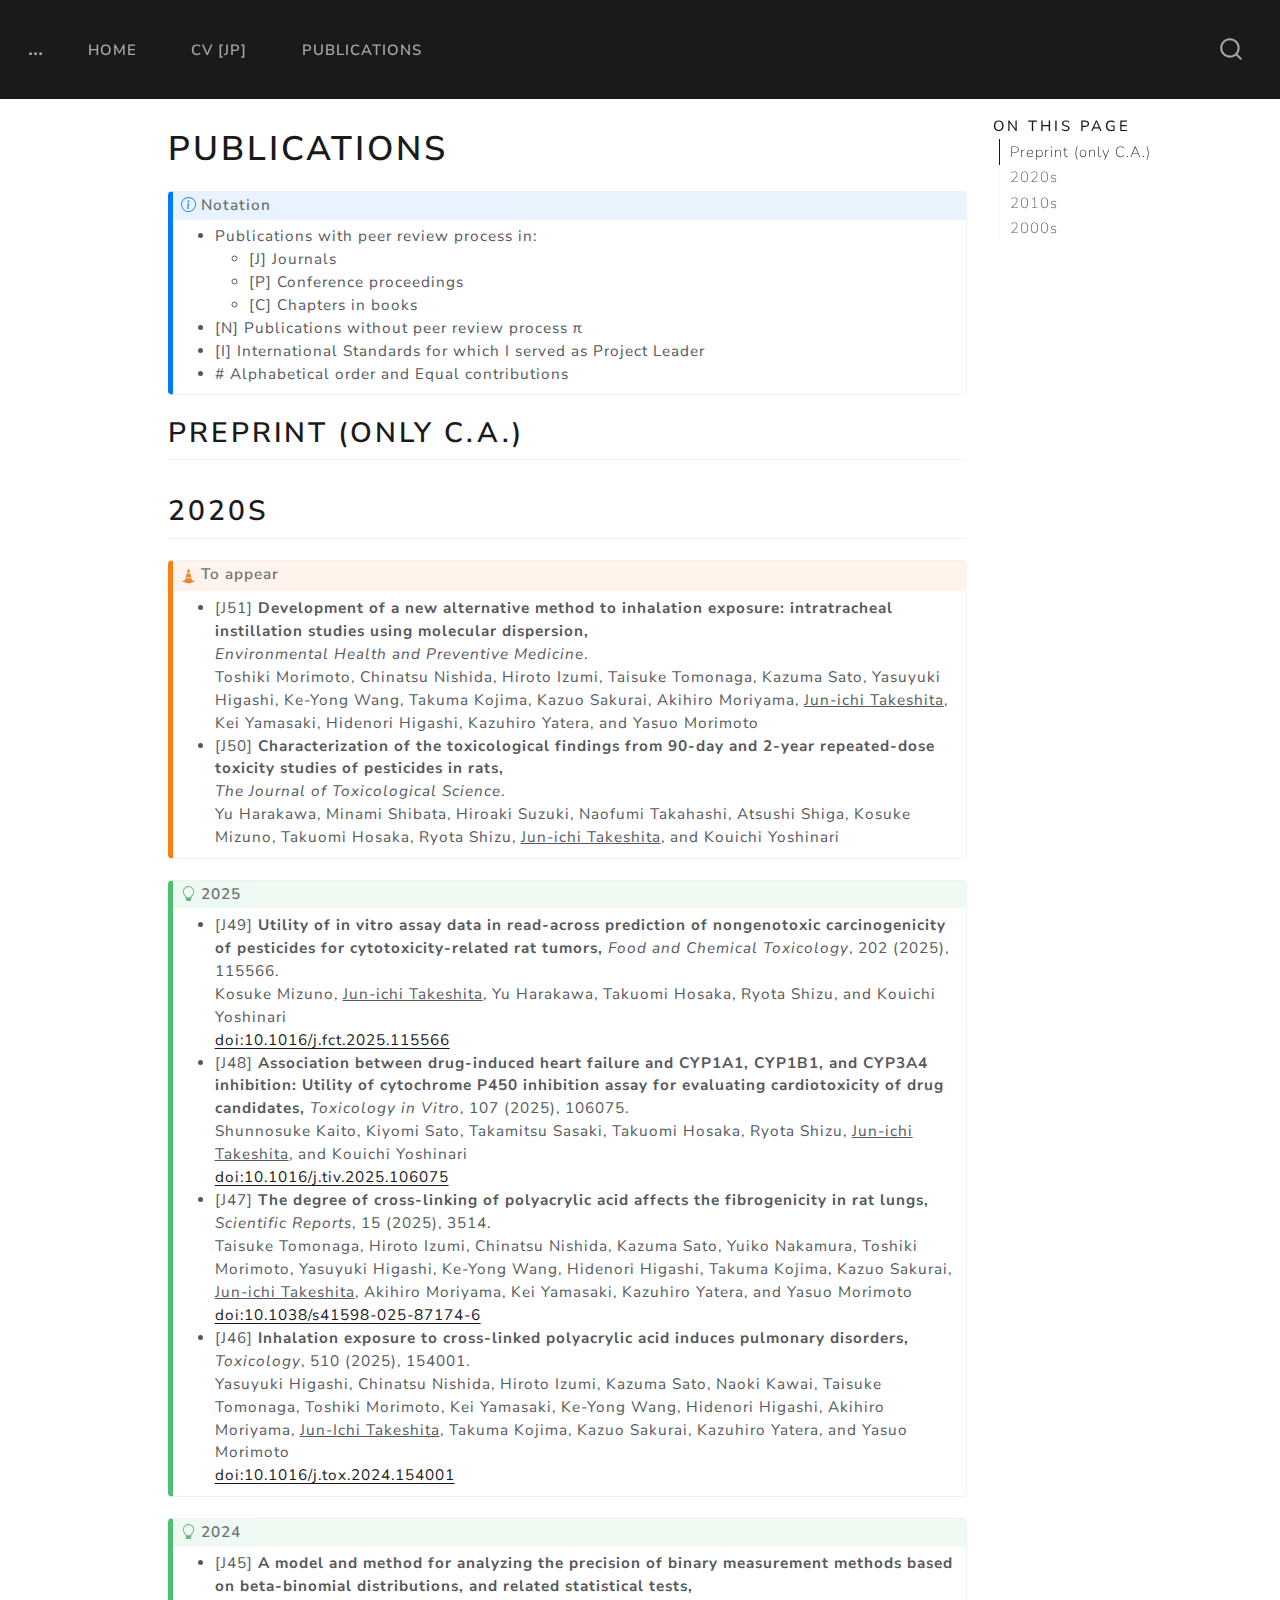
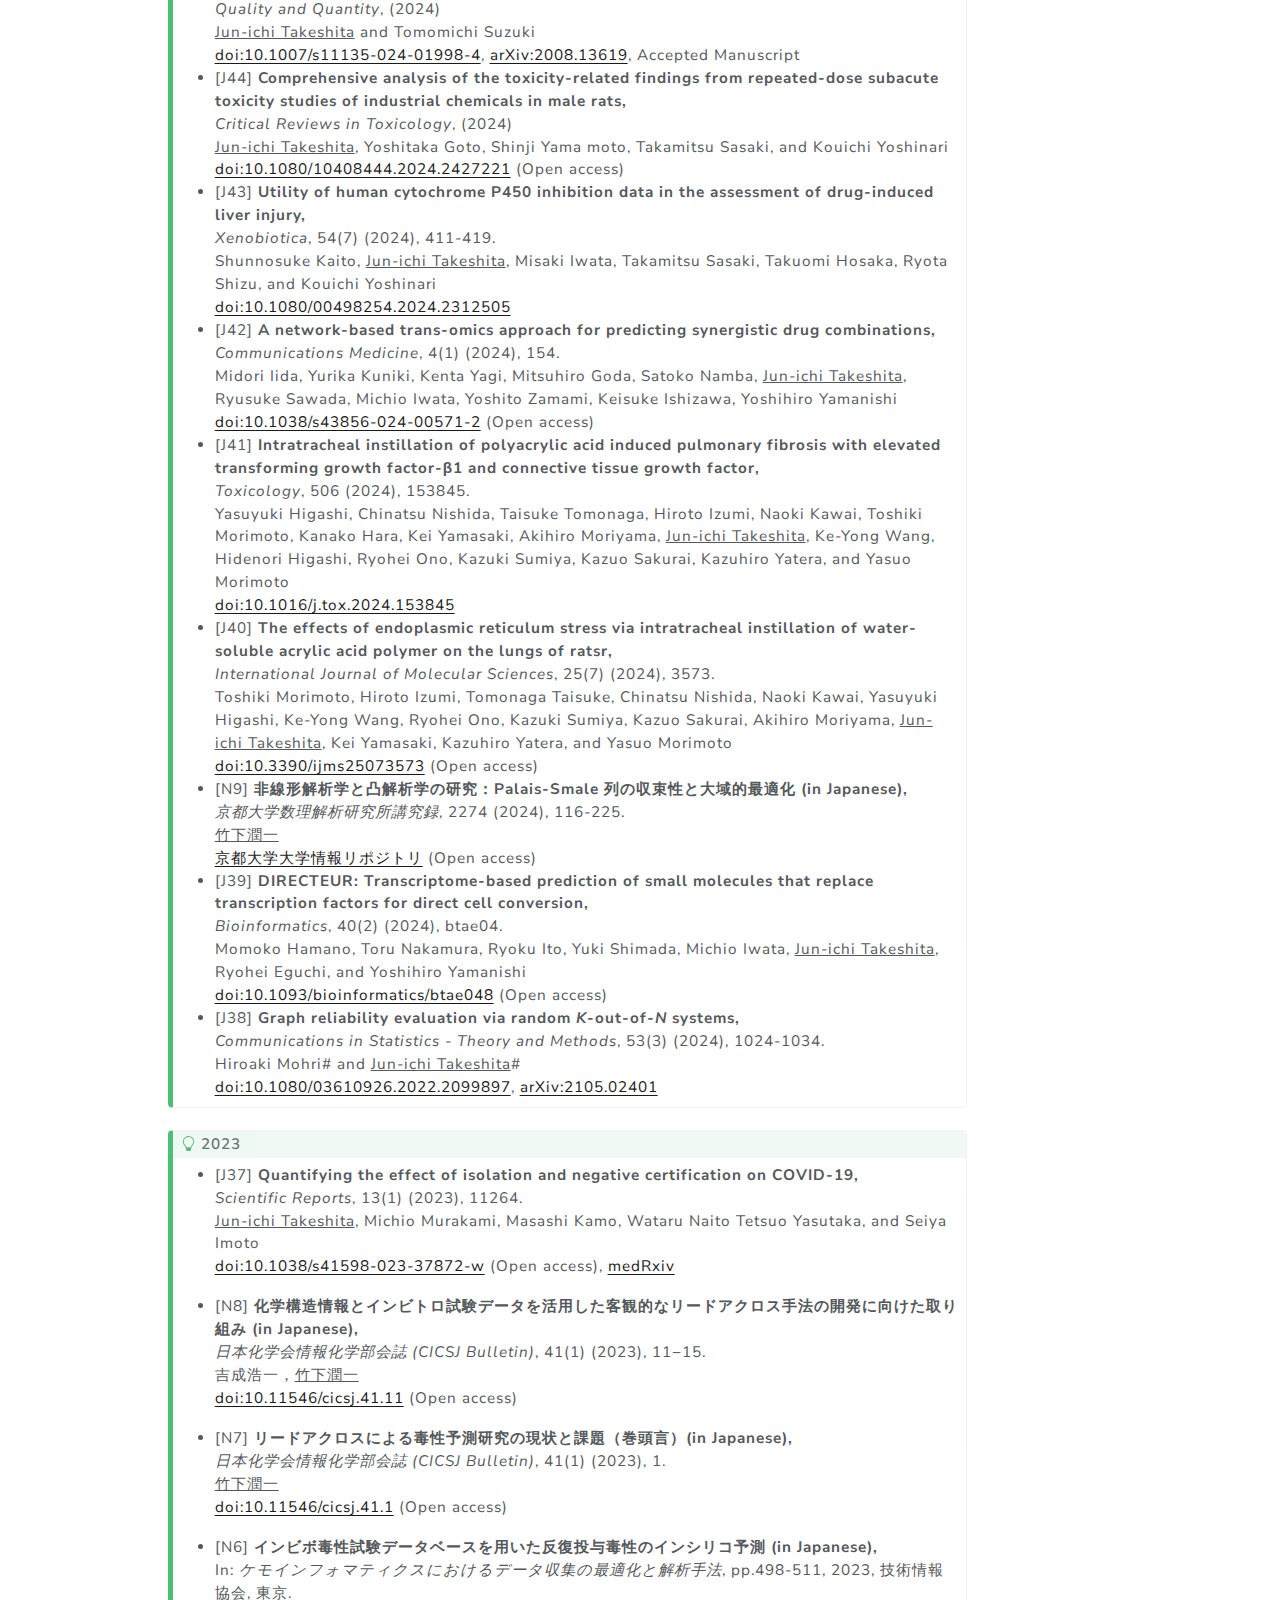
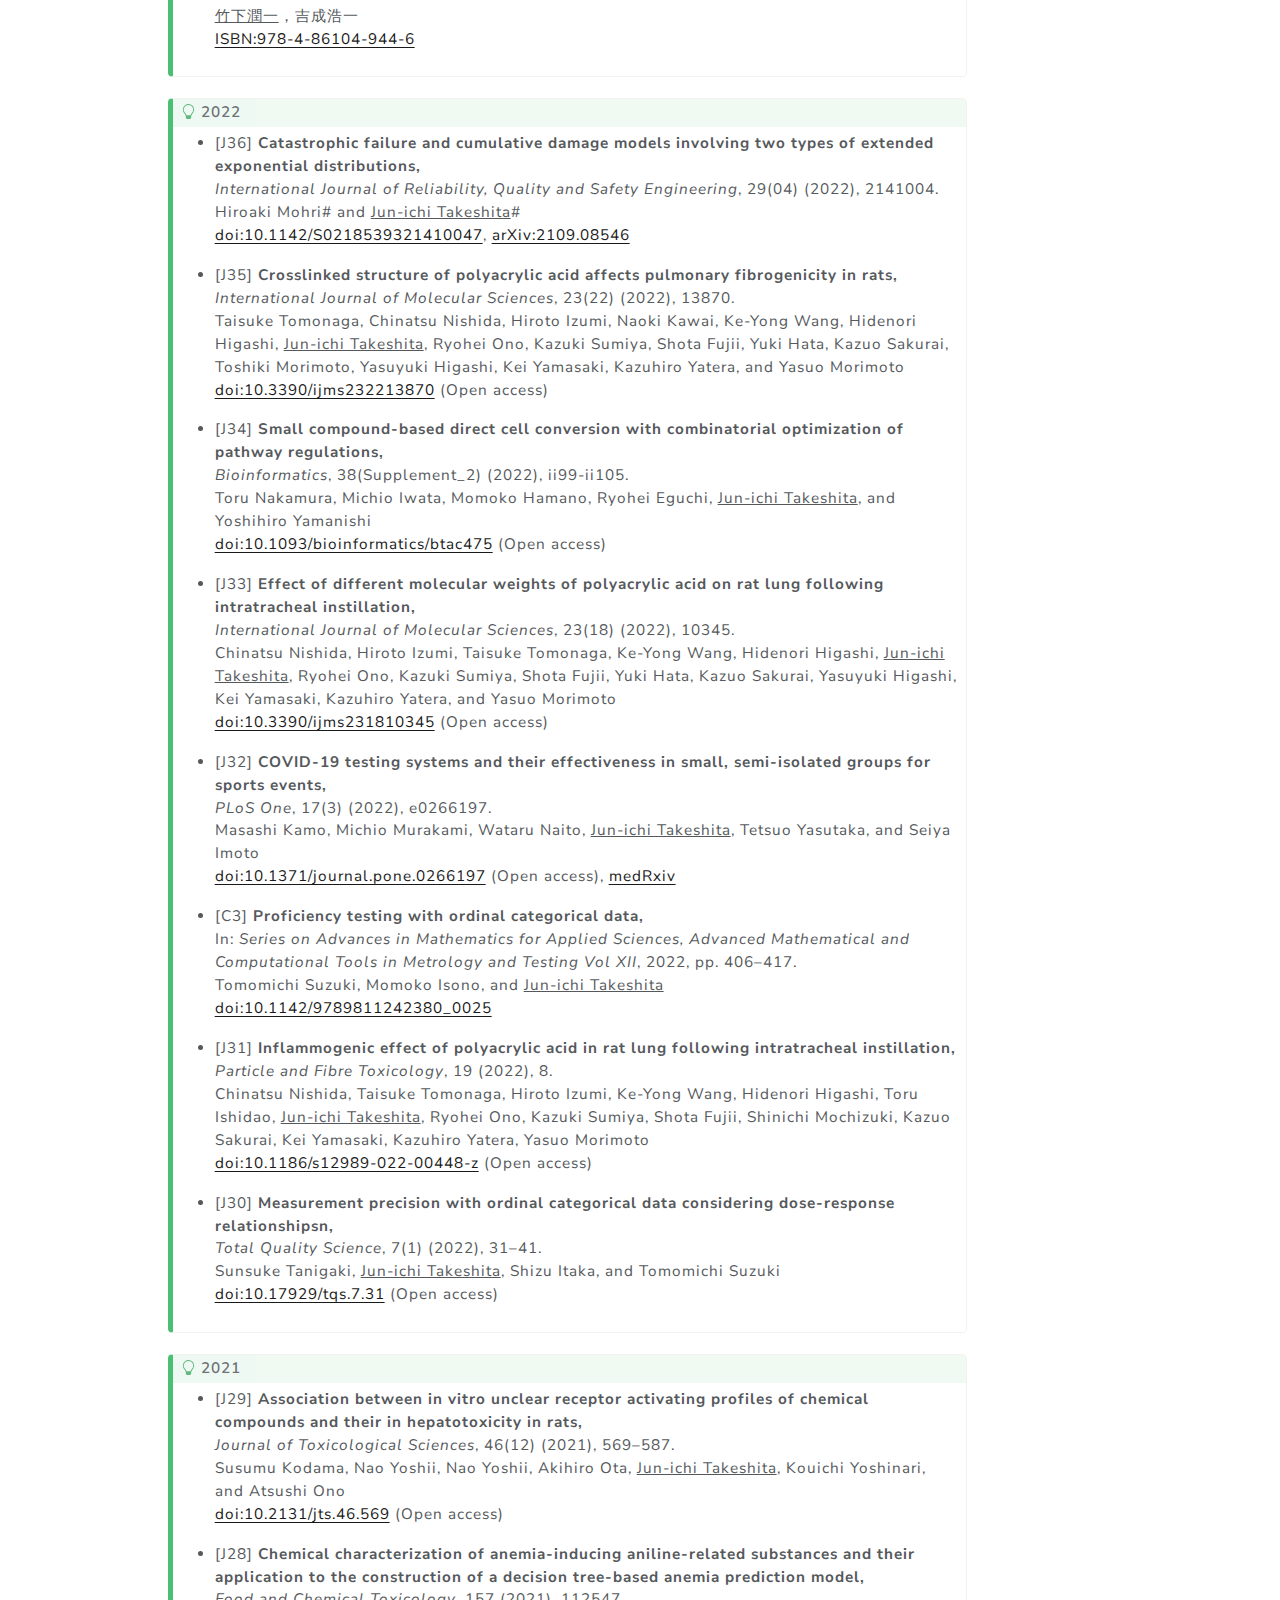
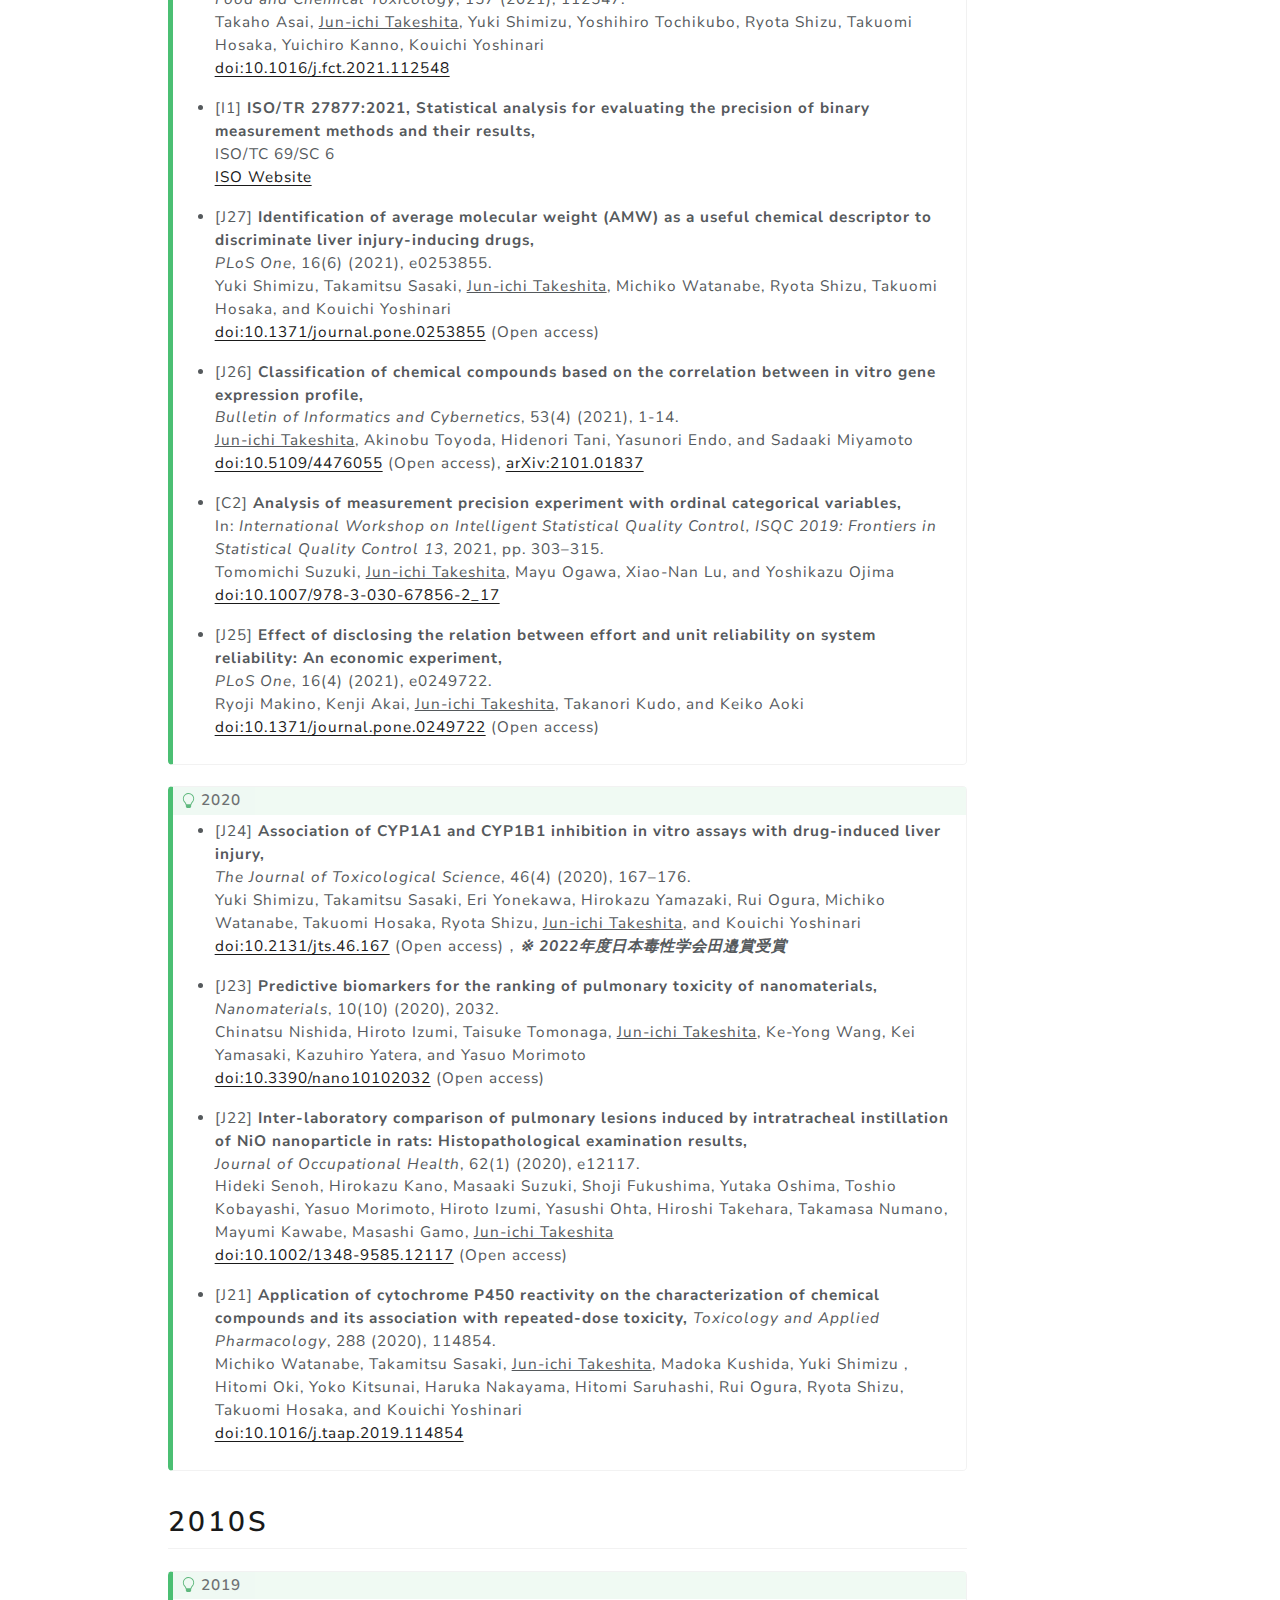
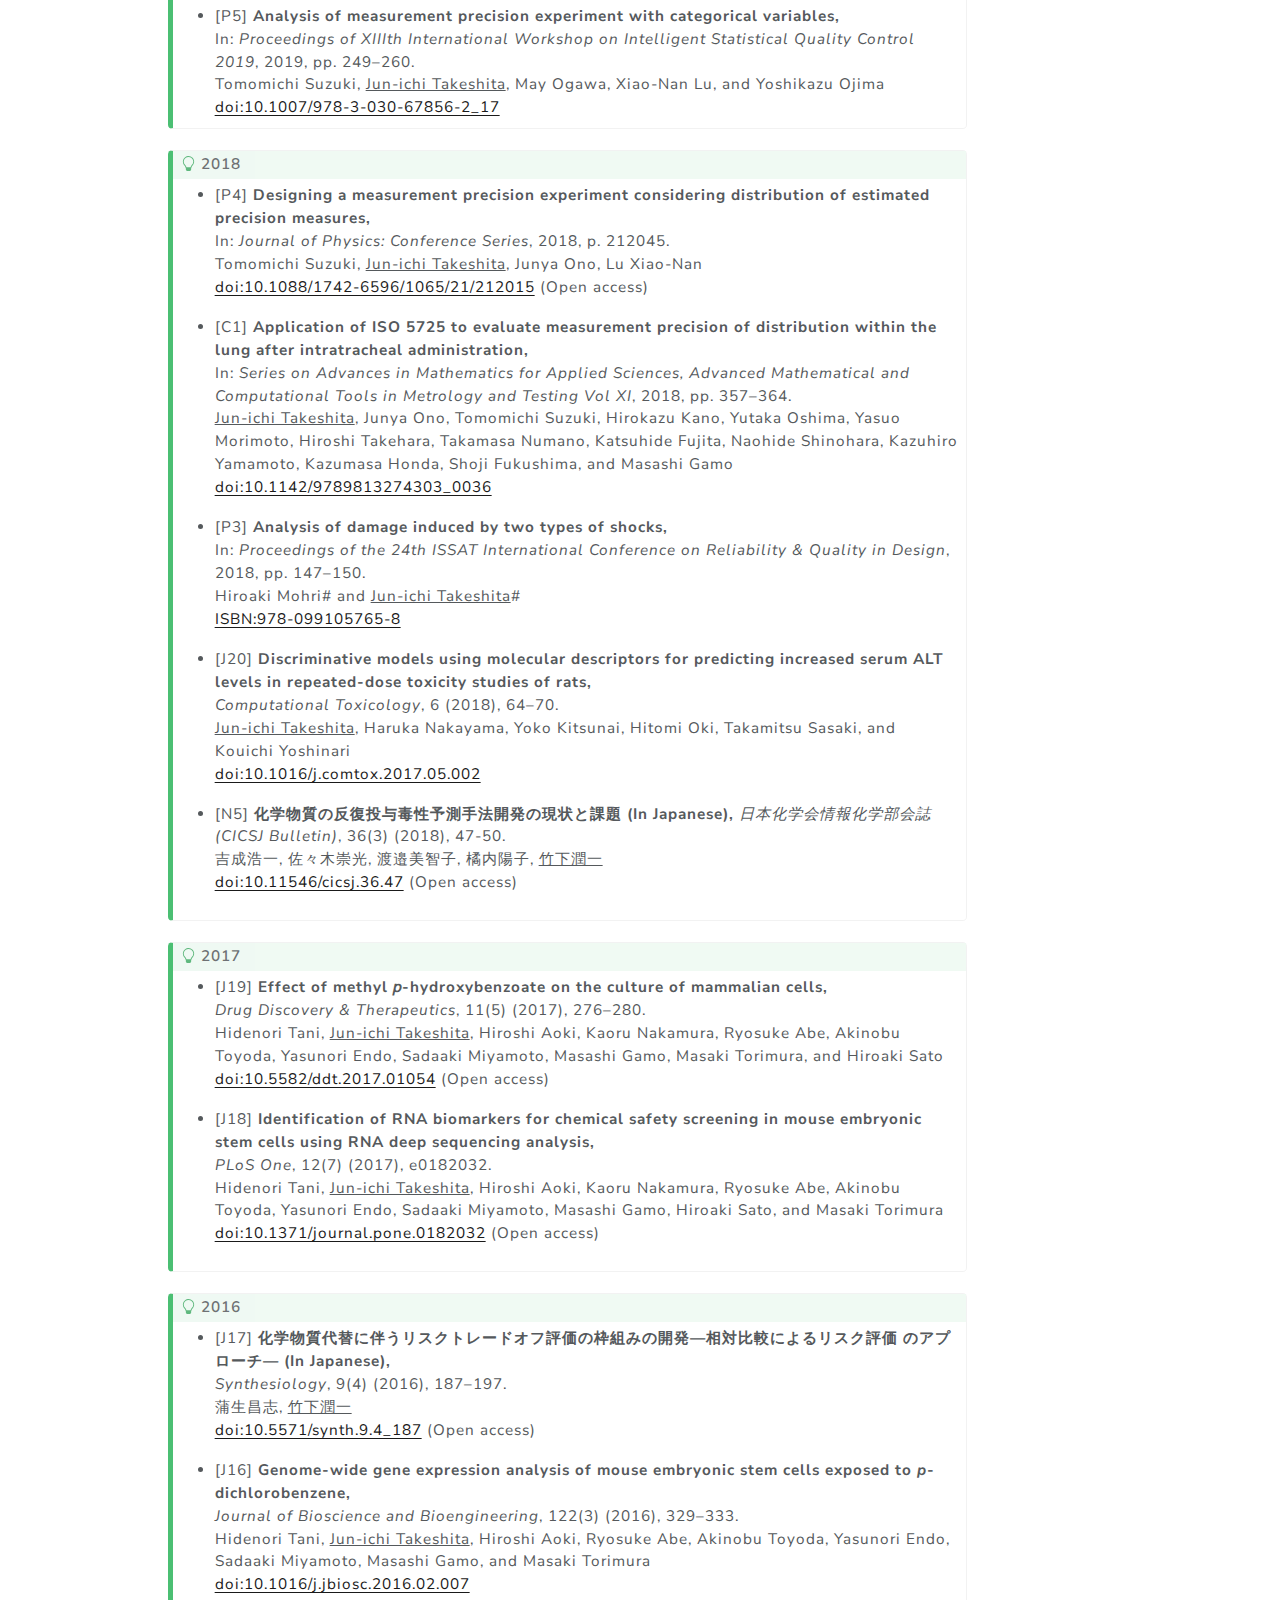
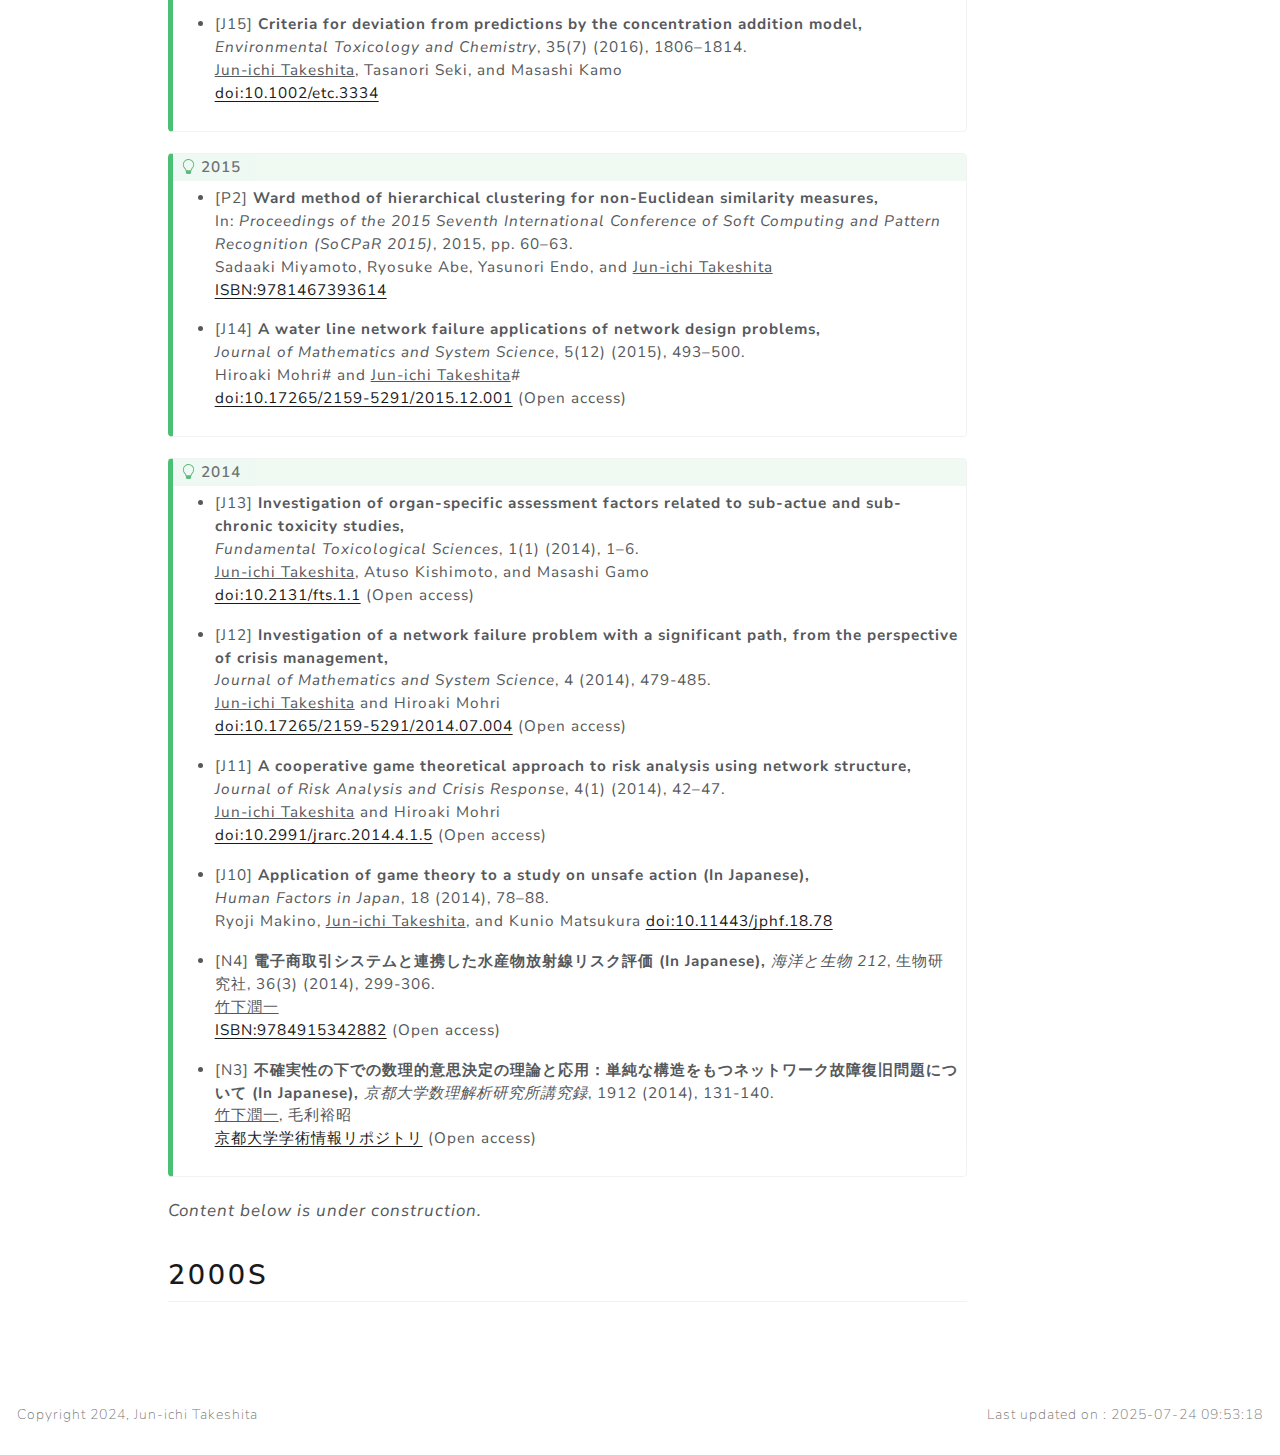
<file: pubs.html>
<!DOCTYPE html>
<html xmlns="http://www.w3.org/1999/xhtml" lang="en" xml:lang="en"><head>

<meta charset="utf-8">
<meta name="generator" content="quarto-1.5.57">

<meta name="viewport" content="width=device-width, initial-scale=1.0, user-scalable=yes">


<title>Publications – …</title>
<style>
code{white-space: pre-wrap;}
span.smallcaps{font-variant: small-caps;}
div.columns{display: flex; gap: min(4vw, 1.5em);}
div.column{flex: auto; overflow-x: auto;}
div.hanging-indent{margin-left: 1.5em; text-indent: -1.5em;}
ul.task-list{list-style: none;}
ul.task-list li input[type="checkbox"] {
  width: 0.8em;
  margin: 0 0.8em 0.2em -1em; /* quarto-specific, see https://github.com/quarto-dev/quarto-cli/issues/4556 */ 
  vertical-align: middle;
}
</style>


<script src="site_libs/quarto-nav/quarto-nav.js"></script>
<script src="site_libs/quarto-nav/headroom.min.js"></script>
<script src="site_libs/clipboard/clipboard.min.js"></script>
<script src="site_libs/quarto-search/autocomplete.umd.js"></script>
<script src="site_libs/quarto-search/fuse.min.js"></script>
<script src="site_libs/quarto-search/quarto-search.js"></script>
<meta name="quarto:offset" content="./">
<script src="site_libs/quarto-html/quarto.js"></script>
<script src="site_libs/quarto-html/popper.min.js"></script>
<script src="site_libs/quarto-html/tippy.umd.min.js"></script>
<script src="site_libs/quarto-html/anchor.min.js"></script>
<link href="site_libs/quarto-html/tippy.css" rel="stylesheet">
<link href="site_libs/quarto-html/quarto-syntax-highlighting.css" rel="stylesheet" id="quarto-text-highlighting-styles">
<script src="site_libs/bootstrap/bootstrap.min.js"></script>
<link href="site_libs/bootstrap/bootstrap-icons.css" rel="stylesheet">
<link href="site_libs/bootstrap/bootstrap.min.css" rel="stylesheet" id="quarto-bootstrap" data-mode="light">
<script id="quarto-search-options" type="application/json">{
  "location": "navbar",
  "copy-button": false,
  "collapse-after": 3,
  "panel-placement": "end",
  "type": "overlay",
  "limit": 50,
  "keyboard-shortcut": [
    "f",
    "/",
    "s"
  ],
  "show-item-context": false,
  "language": {
    "search-no-results-text": "No results",
    "search-matching-documents-text": "matching documents",
    "search-copy-link-title": "Copy link to search",
    "search-hide-matches-text": "Hide additional matches",
    "search-more-match-text": "more match in this document",
    "search-more-matches-text": "more matches in this document",
    "search-clear-button-title": "Clear",
    "search-text-placeholder": "",
    "search-detached-cancel-button-title": "Cancel",
    "search-submit-button-title": "Submit",
    "search-label": "Search"
  }
}</script>
<script async="" src="https://www.googletagmanager.com/gtag/js?id=G-YPJ0V0771Q"></script>

<script type="text/javascript">

window.dataLayer = window.dataLayer || [];
function gtag(){dataLayer.push(arguments);}
gtag('js', new Date());
gtag('config', 'G-YPJ0V0771Q', { 'anonymize_ip': true});
</script>


</head>

<body class="nav-fixed">

<div id="quarto-search-results"></div>
  <header id="quarto-header" class="headroom fixed-top">
    <nav class="navbar navbar-expand-lg " data-bs-theme="dark">
      <div class="navbar-container container-fluid">
      <div class="navbar-brand-container mx-auto">
    <a class="navbar-brand" href="./index.html">
    <span class="navbar-title">…</span>
    </a>
  </div>
            <div id="quarto-search" class="" title="Search"></div>
          <button class="navbar-toggler" type="button" data-bs-toggle="collapse" data-bs-target="#navbarCollapse" aria-controls="navbarCollapse" role="menu" aria-expanded="false" aria-label="Toggle navigation" onclick="if (window.quartoToggleHeadroom) { window.quartoToggleHeadroom(); }">
  <span class="navbar-toggler-icon"></span>
</button>
          <div class="collapse navbar-collapse" id="navbarCollapse">
            <ul class="navbar-nav navbar-nav-scroll me-auto">
  <li class="nav-item">
    <a class="nav-link" href="./index.html"> 
<span class="menu-text">Home</span></a>
  </li>  
  <li class="nav-item">
    <a class="nav-link" href="./cv_jp.html"> 
<span class="menu-text">CV [jp]</span></a>
  </li>  
  <li class="nav-item">
    <a class="nav-link active" href="./pubs.html" aria-current="page"> 
<span class="menu-text">Publications</span></a>
  </li>  
</ul>
          </div> <!-- /navcollapse -->
            <div class="quarto-navbar-tools">
</div>
      </div> <!-- /container-fluid -->
    </nav>
</header>
<!-- content -->
<div id="quarto-content" class="quarto-container page-columns page-rows-contents page-layout-article page-navbar">
<!-- sidebar -->
<!-- margin-sidebar -->
    <div id="quarto-margin-sidebar" class="sidebar margin-sidebar">
        <nav id="TOC" role="doc-toc" class="toc-active">
    <h2 id="toc-title">On this page</h2>
   
  <ul>
  <li><a href="#preprint-only-c.a." id="toc-preprint-only-c.a." class="nav-link active" data-scroll-target="#preprint-only-c.a.">Preprint (only C.A.)</a></li>
  <li><a href="#s" id="toc-s" class="nav-link" data-scroll-target="#s">2020s</a></li>
  <li><a href="#s-1" id="toc-s-1" class="nav-link" data-scroll-target="#s-1">2010s</a></li>
  <li><a href="#s-2" id="toc-s-2" class="nav-link" data-scroll-target="#s-2">2000s</a></li>
  </ul>
</nav>
    </div>
<!-- main -->
<main class="content" id="quarto-document-content">

<header id="title-block-header" class="quarto-title-block default">
<div class="quarto-title">
<h1 class="title">Publications</h1>
</div>



<div class="quarto-title-meta">

    
  
    
  </div>
  


</header>


<div class="callout callout-style-default callout-note callout-titled">
<div class="callout-header d-flex align-content-center">
<div class="callout-icon-container">
<i class="callout-icon"></i>
</div>
<div class="callout-title-container flex-fill">
Notation
</div>
</div>
<div class="callout-body-container callout-body">
<ul>
<li>Publications with peer review process in:
<ul>
<li>[J] Journals<br>
</li>
<li>[P] Conference proceedings<br>
</li>
<li>[C] Chapters in books<br>
</li>
</ul></li>
<li>[N] Publications without peer review process π</li>
<li>[I] International Standards for which I served as Project Leader</li>
<li># Alphabetical order and Equal contributions</li>
</ul>
</div>
</div>
<section id="preprint-only-c.a." class="level2">
<h2 class="anchored" data-anchor-id="preprint-only-c.a.">Preprint (only C.A.)</h2>
</section>
<section id="s" class="level2">
<h2 class="anchored" data-anchor-id="s">2020s</h2>
<div class="callout callout-style-default callout-caution callout-titled">
<div class="callout-header d-flex align-content-center">
<div class="callout-icon-container">
<i class="callout-icon"></i>
</div>
<div class="callout-title-container flex-fill">
To appear
</div>
</div>
<div class="callout-body-container callout-body">
<ul>
<li>[J51] <strong>Development of a new alternative method to inhalation exposure: intratracheal instillation studies using molecular dispersion,</strong><br>
<em>Environmental Health and Preventive Medicine</em>.<br>
Toshiki Morimoto, Chinatsu Nishida, Hiroto Izumi, Taisuke Tomonaga, Kazuma Sato, Yasuyuki Higashi, Ke-Yong Wang, Takuma Kojima, Kazuo Sakurai, Akihiro Moriyama, <u>Jun-ichi Takeshita</u>, Kei Yamasaki, Hidenori Higashi, Kazuhiro Yatera, and Yasuo Morimoto<br>
</li>
<li>[J50] <strong>Characterization of the toxicological findings from 90-day and 2-year repeated-dose toxicity studies of pesticides in rats,</strong><br>
<em>The Journal of Toxicological Science</em>.<br>
Yu Harakawa, Minami Shibata, Hiroaki Suzuki, Naofumi Takahashi, Atsushi Shiga, Kosuke Mizuno, Takuomi Hosaka, Ryota Shizu, <u>Jun-ichi Takeshita</u>, and Kouichi Yoshinari<br>
</li>
</ul>
</div>
</div>
<div class="callout callout-style-default callout-tip callout-titled">
<div class="callout-header d-flex align-content-center">
<div class="callout-icon-container">
<i class="callout-icon"></i>
</div>
<div class="callout-title-container flex-fill">
2025
</div>
</div>
<div class="callout-body-container callout-body">
<ul>
<li>[J49] <strong>Utility of in vitro assay data in read-across prediction of nongenotoxic carcinogenicity of pesticides for cytotoxicity-related rat tumors,</strong> <em>Food and Chemical Toxicology</em>, 202 (2025), 115566.<br>
Kosuke Mizuno, <u>Jun-ichi Takeshita</u>, Yu Harakawa, Takuomi Hosaka, Ryota Shizu, and Kouichi Yoshinari<br>
<a href="https://doi.org/10.1016/j.fct.2025.115566">doi:10.1016/j.fct.2025.115566</a></li>
<li>[J48] <strong>Association between drug-induced heart failure and CYP1A1, CYP1B1, and CYP3A4 inhibition: Utility of cytochrome P450 inhibition assay for evaluating cardiotoxicity of drug candidates,</strong> <em>Toxicology in Vitro</em>, 107 (2025), 106075.<br>
Shunnosuke Kaito, Kiyomi Sato, Takamitsu Sasaki, Takuomi Hosaka, Ryota Shizu, <u>Jun-ichi Takeshita</u>, and Kouichi Yoshinari<br>
<a href="https://doi.org/10.1016/j.tiv.2025.106075">doi:10.1016/j.tiv.2025.106075</a></li>
<li>[J47] <strong>The degree of cross-linking of polyacrylic acid affects the fibrogenicity in rat lungs,</strong><br>
<em>Scientific Reports</em>, 15 (2025), 3514.<br>
Taisuke Tomonaga, Hiroto Izumi, Chinatsu Nishida, Kazuma Sato, Yuiko Nakamura, Toshiki Morimoto, Yasuyuki Higashi, Ke-Yong Wang, Hidenori Higashi, Takuma Kojima, Kazuo Sakurai, <u>Jun-ichi Takeshita</u>, Akihiro Moriyama, Kei Yamasaki, Kazuhiro Yatera, and Yasuo Morimoto<br>
<a href="https://doi.org/10.1038/s41598-025-87174-6">doi:10.1038/s41598-025-87174-6</a></li>
<li>[J46] <strong>Inhalation exposure to cross-linked polyacrylic acid induces pulmonary disorders,</strong><br>
<em>Toxicology</em>, 510 (2025), 154001.<br>
Yasuyuki Higashi, Chinatsu Nishida, Hiroto Izumi, Kazuma Sato, Naoki Kawai, Taisuke Tomonaga, Toshiki Morimoto, Kei Yamasaki, Ke-Yong Wang, Hidenori Higashi, Akihiro Moriyama, <u>Jun-Ichi Takeshita</u>, Takuma Kojima, Kazuo Sakurai, Kazuhiro Yatera, and Yasuo Morimoto<br>
<a href="https://doi.org/10.1016/j.tox.2024.154001">doi:10.1016/j.tox.2024.154001</a></li>
</ul>
</div>
</div>
<div class="callout callout-style-default callout-tip callout-titled">
<div class="callout-header d-flex align-content-center">
<div class="callout-icon-container">
<i class="callout-icon"></i>
</div>
<div class="callout-title-container flex-fill">
2024
</div>
</div>
<div class="callout-body-container callout-body">
<ul>
<li>[J45] <strong>A model and method for analyzing the precision of binary measurement methods based on beta-binomial distributions, and related statistical tests,</strong><br>
<em>Quality and Quantity</em>, (2024)<br>
<u>Jun-ichi Takeshita</u> and Tomomichi Suzuki<br>
<a href="https://doi.org/10.1007/s11135-024-01998-4">doi:10.1007/s11135-024-01998-4</a>, <a href="https://arxiv.org/abs/2008.13619">arXiv:2008.13619</a>, Accepted Manuscript</li>
<li>[J44] <strong>Comprehensive analysis of the toxicity-related findings from repeated-dose subacute toxicity studies of industrial chemicals in male rats,</strong><br>
<em>Critical Reviews in Toxicology</em>, (2024)<br>
<u>Jun-ichi Takeshita</u>, Yoshitaka Goto, Shinji Yama moto, Takamitsu Sasaki, and Kouichi Yoshinari<br>
<a href="https://doi.org/10.1080/10408444.2024.2427221">doi:10.1080/10408444.2024.2427221</a> (Open access)</li>
<li>[J43] <strong>Utility of human cytochrome P450 inhibition data in the assessment of drug-induced liver injury,</strong><br>
<em>Xenobiotica</em>, 54(7) (2024), 411-419.<br>
Shunnosuke Kaito, <u>Jun-ichi Takeshita</u>, Misaki Iwata, Takamitsu Sasaki, Takuomi Hosaka, Ryota Shizu, and Kouichi Yoshinari<br>
<a href="https://doi.org/10.1080/00498254.2024.2312505">doi:10.1080/00498254.2024.2312505</a></li>
<li>[J42] <strong>A network-based trans-omics approach for predicting synergistic drug combinations,</strong> <em>Communications Medicine</em>, 4(1) (2024), 154.<br>
Midori Iida, Yurika Kuniki, Kenta Yagi, Mitsuhiro Goda, Satoko Namba, <u>Jun-ichi Takeshita</u>, Ryusuke Sawada, Michio Iwata, Yoshito Zamami, Keisuke Ishizawa, Yoshihiro Yamanishi<br>
<a href="https://doi.org/10.1038%2Fs43856-024-00571-2">doi:10.1038/s43856-024-00571-2</a> (Open access)</li>
<li>[J41] <strong>Intratracheal instillation of polyacrylic acid induced pulmonary fibrosis with elevated transforming growth factor-β1 and connective tissue growth factor,</strong><br>
<em>Toxicology</em>, 506 (2024), 153845.<br>
Yasuyuki Higashi, Chinatsu Nishida, Taisuke Tomonaga, Hiroto Izumi, Naoki Kawai, Toshiki Morimoto, Kanako Hara, Kei Yamasaki, Akihiro Moriyama, <u>Jun-ichi Takeshita</u>, Ke-Yong Wang, Hidenori Higashi, Ryohei Ono, Kazuki Sumiya, Kazuo Sakurai, Kazuhiro Yatera, and Yasuo Morimoto<br>
<a href="https://doi.org/10.1016/j.tox.2024.153845">doi:10.1016/j.tox.2024.153845</a></li>
<li>[J40] <strong>The effects of endoplasmic reticulum stress via intratracheal instillation of water-soluble acrylic acid polymer on the lungs of ratsr,</strong><br>
<em>International Journal of Molecular Sciences</em>, 25(7) (2024), 3573.<br>
Toshiki Morimoto, Hiroto Izumi, Tomonaga Taisuke, Chinatsu Nishida, Naoki Kawai, Yasuyuki Higashi, Ke-Yong Wang, Ryohei Ono, Kazuki Sumiya, Kazuo Sakurai, Akihiro Moriyama, <u>Jun-ichi Takeshita</u>, Kei Yamasaki, Kazuhiro Yatera, and Yasuo Morimoto<br>
<a href="https://doi.org/10.3390/ijms25073573">doi:10.3390/ijms25073573</a> (Open access)</li>
<li>[N9] <strong>非線形解析学と凸解析学の研究：Palais-Smale 列の収束性と大域的最適化 (in Japanese),</strong><br>
<em>京都大学数理解析研究所講究録</em>, 2274 (2024), 116-225.<br>
<u>竹下潤一</u><br>
<a href="https://www.kurims.kyoto-u.ac.jp/~kyodo/kokyuroku/contents/2274.html">京都大学大学情報リポジトリ</a> (Open access)</li>
<li>[J39] <strong>DIRECTEUR: Transcriptome-based prediction of small molecules that replace transcription factors for direct cell conversion,</strong><br>
<em>Bioinformatics</em>, 40(2) (2024), btae04.<br>
Momoko Hamano, Toru Nakamura, Ryoku Ito, Yuki Shimada, Michio Iwata, <u>Jun-ichi Takeshita</u>, Ryohei Eguchi, and Yoshihiro Yamanishi<br>
<a href="https://doi.org/10.1093/bioinformatics/btae048">doi:10.1093/bioinformatics/btae048</a> (Open access)</li>
<li>[J38] <strong>Graph reliability evaluation via random <em>K</em>-out-of-<em>N</em> systems,</strong><br>
<em>Communications in Statistics - Theory and Methods</em>, 53(3) (2024), 1024-1034.<br>
Hiroaki Mohri# and <u>Jun-ichi Takeshita</u>#<br>
<a href="https://doi.org/10.1080/03610926.2022.2099897">doi:10.1080/03610926.2022.2099897</a>, <a href="https://arxiv.org/abs/2105.02401">arXiv:2105.02401</a></li>
</ul>
</div>
</div>
<div class="callout callout-style-default callout-tip callout-titled">
<div class="callout-header d-flex align-content-center">
<div class="callout-icon-container">
<i class="callout-icon"></i>
</div>
<div class="callout-title-container flex-fill">
2023
</div>
</div>
<div class="callout-body-container callout-body">
<ul>
<li><p>[J37] <strong>Quantifying the effect of isolation and negative certification on COVID-19,</strong><br>
<em>Scientific Reports</em>, 13(1) (2023), 11264.<br>
<u>Jun-ichi Takeshita</u>, Michio Murakami, Masashi Kamo, Wataru Naito Tetsuo Yasutaka, and Seiya Imoto<br>
<a href="https://doi.org/10.1038/s41598-023-37872-w">doi:10.1038/s41598-023-37872-w</a> (Open access), <a href="https://www.medrxiv.org/content/10.1101/2022.02.20.22270449v2">medRxiv</a></p></li>
<li><p>[N8] <strong>化学構造情報とインビトロ試験データを活用した客観的なリードアクロス手法の開発に向けた取り組み (in Japanese),</strong><br>
<em>日本化学会情報化学部会誌 (CICSJ Bulletin)</em>, 41(1) (2023), 11−15.<br>
吉成浩一，<u>竹下潤一</u><br>
<a href="https://doi.org/10.11546/cicsj.41.11">doi:10.11546/cicsj.41.11</a> (Open access)</p></li>
<li><p>[N7] <strong>リードアクロスによる毒性予測研究の現状と課題（巻頭言）(in Japanese),</strong><br>
<em>日本化学会情報化学部会誌 (CICSJ Bulletin)</em>, 41(1) (2023), 1.<br>
<u>竹下潤一</u><br>
<a href="https://doi.org/10.11546/cicsj.41.1">doi:10.11546/cicsj.41.1</a> (Open access)</p></li>
<li><p>[N6] <strong>インビボ毒性試験データベースを用いた反復投与毒性のインシリコ予測 (in Japanese),</strong><br>
In: <em>ケモインフォマティクスにおけるデータ収集の最適化と解析手法</em>, pp.498-511, 2023, 技術情報協会, 東京.<br>
<u>竹下潤一</u>，吉成浩一<br>
<a href="https://www.gijutu.co.jp/doc/b_2196.htm">ISBN:978-4-86104-944-6</a></p></li>
</ul>
</div>
</div>
<div class="callout callout-style-default callout-tip callout-titled">
<div class="callout-header d-flex align-content-center">
<div class="callout-icon-container">
<i class="callout-icon"></i>
</div>
<div class="callout-title-container flex-fill">
2022
</div>
</div>
<div class="callout-body-container callout-body">
<ul>
<li><p>[J36] <strong>Catastrophic failure and cumulative damage models involving two types of extended exponential distributions,</strong><br>
<em>International Journal of Reliability, Quality and Safety Engineering</em>, 29(04) (2022), 2141004.<br>
Hiroaki Mohri# and <u>Jun-ichi Takeshita</u>#<br>
<a href="https://doi.org/10.1142/S0218539321410047">doi:10.1142/S0218539321410047</a>, <a href="http://arxiv.org/abs/2109.08546">arXiv:2109.08546</a></p></li>
<li><p>[J35] <strong>Crosslinked structure of polyacrylic acid affects pulmonary fibrogenicity in rats,</strong><br>
<em>International Journal of Molecular Sciences</em>, 23(22) (2022), 13870.<br>
Taisuke Tomonaga, Chinatsu Nishida, Hiroto Izumi, Naoki Kawai, Ke-Yong Wang, Hidenori Higashi, <u>Jun-ichi Takeshita</u>, Ryohei Ono, Kazuki Sumiya, Shota Fujii, Yuki Hata, Kazuo Sakurai, Toshiki Morimoto, Yasuyuki Higashi, Kei Yamasaki, Kazuhiro Yatera, and Yasuo Morimoto<br>
<a href="https://doi.org/10.3390/ijms232213870">doi:10.3390/ijms232213870</a> (Open access)</p></li>
<li><p>[J34] <strong>Small compound-based direct cell conversion with combinatorial optimization of pathway regulations,</strong><br>
<em>Bioinformatics</em>, 38(Supplement_2) (2022), ii99-ii105.<br>
Toru Nakamura, Michio Iwata, Momoko Hamano, Ryohei Eguchi, <u>Jun-ichi Takeshita</u>, and Yoshihiro Yamanishi<br>
<a href="https://doi.org/10.1093/bioinformatics/btac475">doi:10.1093/bioinformatics/btac475</a> (Open access)</p></li>
<li><p>[J33] <strong>Effect of different molecular weights of polyacrylic acid on rat lung following intratracheal instillation,</strong><br>
<em>International Journal of Molecular Sciences</em>, 23(18) (2022), 10345.<br>
Chinatsu Nishida, Hiroto Izumi, Taisuke Tomonaga, Ke-Yong Wang, Hidenori Higashi, <u>Jun-ichi Takeshita</u>, Ryohei Ono, Kazuki Sumiya, Shota Fujii, Yuki Hata, Kazuo Sakurai, Yasuyuki Higashi, Kei Yamasaki, Kazuhiro Yatera, and Yasuo Morimoto<br>
<a href="https://doi.org/10.3390/ijms231810345">doi:10.3390/ijms231810345</a> (Open access)</p></li>
<li><p>[J32] <strong>COVID-19 testing systems and their effectiveness in small, semi-isolated groups for sports events,</strong><br>
<em>PLoS One</em>, 17(3) (2022), e0266197.<br>
Masashi Kamo, Michio Murakami, Wataru Naito, <u>Jun-ichi Takeshita</u>, Tetsuo Yasutaka, and Seiya Imoto<br>
<a href="https://doi.org/10.1371/journal.pone.0266197">doi:10.1371/journal.pone.0266197</a> (Open access), <a href="https://www.medrxiv.org/content/10.1101/2021.11.18.21266507v1">medRxiv</a></p></li>
<li><p>[C3] <strong>Proficiency testing with ordinal categorical data,</strong><br>
In: <em>Series on Advances in Mathematics for Applied Sciences, Advanced Mathematical and Computational Tools in Metrology and Testing Vol XII</em>, 2022, pp.&nbsp;406–417.<br>
Tomomichi Suzuki, Momoko Isono, and <u>Jun-ichi Takeshita</u><br>
<a href="https://doi.org/10.1142/9789811242380_0025">doi:10.1142/9789811242380_0025</a></p></li>
<li><p>[J31] <strong>Inflammogenic effect of polyacrylic acid in rat lung following intratracheal instillation,</strong><br>
<em>Particle and Fibre Toxicology</em>, 19 (2022), 8.<br>
Chinatsu Nishida, Taisuke Tomonaga, Hiroto Izumi, Ke-Yong Wang, Hidenori Higashi, Toru Ishidao, <u>Jun-ichi Takeshita</u>, Ryohei Ono, Kazuki Sumiya, Shota Fujii, Shinichi Mochizuki, Kazuo Sakurai, Kei Yamasaki, Kazuhiro Yatera, Yasuo Morimoto<br>
<a href="https://doi.org/10.1186/s12989-022-00448-z">doi:10.1186/s12989-022-00448-z</a> (Open access)</p></li>
<li><p>[J30] <strong>Measurement precision with ordinal categorical data considering dose-response relationshipsn,</strong><br>
<em>Total Quality Science</em>, 7(1) (2022), 31–41.<br>
Sunsuke Tanigaki, <u>Jun-ichi Takeshita</u>, Shizu Itaka, and Tomomichi Suzuki<br>
<a href="https://doi.org/10.17929/tqs.7.31">doi:10.17929/tqs.7.31</a> (Open access)</p></li>
</ul>
</div>
</div>
<div class="callout callout-style-default callout-tip callout-titled">
<div class="callout-header d-flex align-content-center">
<div class="callout-icon-container">
<i class="callout-icon"></i>
</div>
<div class="callout-title-container flex-fill">
2021
</div>
</div>
<div class="callout-body-container callout-body">
<ul>
<li><p>[J29] <strong>Association between in vitro unclear receptor activating profiles of chemical compounds and their in hepatotoxicity in rats,</strong><br>
<em>Journal of Toxicological Sciences</em>, 46(12) (2021), 569–587.<br>
Susumu Kodama, Nao Yoshii, Nao Yoshii, Akihiro Ota, <u>Jun-ichi Takeshita</u>, Kouichi Yoshinari, and Atsushi Ono<br>
<a href="https://doi.org/10.2131/jts.46.569">doi:10.2131/jts.46.569</a> (Open access)</p></li>
<li><p>[J28] <strong>Chemical characterization of anemia-inducing aniline-related substances and their application to the construction of a decision tree-based anemia prediction model,</strong><br>
<em>Food and Chemical Toxicology</em>, 157 (2021), 112547.<br>
Takaho Asai, <u>Jun-ichi Takeshita</u>, Yuki Shimizu, Yoshihiro Tochikubo, Ryota Shizu, Takuomi Hosaka, Yuichiro Kanno, Kouichi Yoshinari<br>
<a href="https://doi.org/10.1016/j.fct.2021.112548">doi:10.1016/j.fct.2021.112548</a></p></li>
<li><p>[I1] <strong>ISO/TR 27877:2021, Statistical analysis for evaluating the precision of binary measurement methods and their results,</strong><br>
ISO/TC 69/SC 6<br>
<a href="https://www.iso.org/standard/71613.html">ISO Website</a></p></li>
<li><p>[J27] <strong>Identification of average molecular weight (AMW) as a useful chemical descriptor to discriminate liver injury-inducing drugs,</strong><br>
<em>PLoS One</em>, 16(6) (2021), e0253855.<br>
Yuki Shimizu, Takamitsu Sasaki, <u>Jun-ichi Takeshita</u>, Michiko Watanabe, Ryota Shizu, Takuomi Hosaka, and Kouichi Yoshinari<br>
<a href="https://doi.org/10.1371/journal.pone.0253855">doi:10.1371/journal.pone.0253855</a> (Open access)</p></li>
<li><p>[J26] <strong>Classification of chemical compounds based on the correlation between in vitro gene expression profile,</strong><br>
<em>Bulletin of Informatics and Cybernetics</em>, 53(4) (2021), 1-14.<br>
<u>Jun-ichi Takeshita</u>, Akinobu Toyoda, Hidenori Tani, Yasunori Endo, and Sadaaki Miyamoto<br>
<a href="https://doi.org/10.5109/4476055">doi:10.5109/4476055</a> (Open access), <a href="https://arxiv.org/abs/2101.01837">arXiv:2101.01837</a></p></li>
<li><p>[C2] <strong>Analysis of measurement precision experiment with ordinal categorical variables,</strong><br>
In: <em>International Workshop on Intelligent Statistical Quality Control, ISQC 2019: Frontiers in Statistical Quality Control 13</em>, 2021, pp.&nbsp;303–315.<br>
Tomomichi Suzuki, <u>Jun-ichi Takeshita</u>, Mayu Ogawa, Xiao-Nan Lu, and Yoshikazu Ojima<br>
<a href="https://doi.org/10.1007/978-3-030-67856-2_17">doi:10.1007/978-3-030-67856-2_17</a></p></li>
<li><p>[J25] <strong>Effect of disclosing the relation between effort and unit reliability on system reliability: An economic experiment,</strong><br>
<em>PLoS One</em>, 16(4) (2021), e0249722.<br>
Ryoji Makino, Kenji Akai, <u>Jun-ichi Takeshita</u>, Takanori Kudo, and Keiko Aoki<br>
<a href="https://doi.org/10.1371/journal.pone.0249722">doi:10.1371/journal.pone.0249722</a> (Open access)</p></li>
</ul>
</div>
</div>
<div class="callout callout-style-default callout-tip callout-titled">
<div class="callout-header d-flex align-content-center">
<div class="callout-icon-container">
<i class="callout-icon"></i>
</div>
<div class="callout-title-container flex-fill">
2020
</div>
</div>
<div class="callout-body-container callout-body">
<ul>
<li><p>[J24] <strong>Association of CYP1A1 and CYP1B1 inhibition in vitro assays with drug-induced liver injury,</strong><br>
<em>The Journal of Toxicological Science</em>, 46(4) (2020), 167–176.<br>
Yuki Shimizu, Takamitsu Sasaki, Eri Yonekawa, Hirokazu Yamazaki, Rui Ogura, Michiko Watanabe, Takuomi Hosaka, Ryota Shizu, <u>Jun-ichi Takeshita</u>, and Kouichi Yoshinari<br>
<a href="https://doi.org/10.2131/jts.46.167">doi:10.2131/jts.46.167</a> (Open access)，<strong><em>※ 2022年度日本毒性学会田邉賞受賞</em></strong></p></li>
<li><p>[J23] <strong>Predictive biomarkers for the ranking of pulmonary toxicity of nanomaterials,</strong><br>
<em>Nanomaterials</em>, 10(10) (2020), 2032.<br>
Chinatsu Nishida, Hiroto Izumi, Taisuke Tomonaga, <u>Jun-ichi Takeshita</u>, Ke-Yong Wang, Kei Yamasaki, Kazuhiro Yatera, and Yasuo Morimoto<br>
<a href="https://doi.org/10.3390/nano10102032">doi:10.3390/nano10102032</a> (Open access)</p></li>
<li><p>[J22] <strong>Inter-laboratory comparison of pulmonary lesions induced by intratracheal instillation of NiO nanoparticle in rats: Histopathological examination results,</strong><br>
<em>Journal of Occupational Health</em>, 62(1) (2020), e12117.<br>
Hideki Senoh, Hirokazu Kano, Masaaki Suzuki, Shoji Fukushima, Yutaka Oshima, Toshio Kobayashi, Yasuo Morimoto, Hiroto Izumi, Yasushi Ohta, Hiroshi Takehara, Takamasa Numano, Mayumi Kawabe, Masashi Gamo, <u>Jun-ichi Takeshita</u><br>
<a href="https://doi.org/10.1002/1348-9585.12117">doi:10.1002/1348-9585.12117</a> (Open access)</p></li>
<li><p>[J21] <strong>Application of cytochrome P450 reactivity on the characterization of chemical compounds and its association with repeated-dose toxicity,</strong> <em>Toxicology and Applied Pharmacology</em>, 288 (2020), 114854.<br>
Michiko Watanabe, Takamitsu Sasaki, <u>Jun-ichi Takeshita</u>, Madoka Kushida, Yuki Shimizu , Hitomi Oki, Yoko Kitsunai, Haruka Nakayama, Hitomi Saruhashi, Rui Ogura, Ryota Shizu, Takuomi Hosaka, and Kouichi Yoshinari<br>
<a href="https://doi.org/10.1016/j.taap.2019.114854">doi:10.1016/j.taap.2019.114854</a></p></li>
</ul>
</div>
</div>
</section>
<section id="s-1" class="level2">
<h2 class="anchored" data-anchor-id="s-1">2010s</h2>
<div class="callout callout-style-default callout-tip callout-titled">
<div class="callout-header d-flex align-content-center">
<div class="callout-icon-container">
<i class="callout-icon"></i>
</div>
<div class="callout-title-container flex-fill">
2019
</div>
</div>
<div class="callout-body-container callout-body">
<ul>
<li>[P5] <strong>Analysis of measurement precision experiment with categorical variables,</strong><br>
In: <em>Proceedings of XIIIth International Workshop on Intelligent Statistical Quality Control 2019</em>, 2019, pp.&nbsp;249–260.<br>
Tomomichi Suzuki, <u>Jun-ichi Takeshita</u>, May Ogawa, Xiao-Nan Lu, and Yoshikazu Ojima<br>
<a href="https://doi.org/10.1007/978-3-030-67856-2_17">doi:10.1007/978-3-030-67856-2_17</a></li>
</ul>
</div>
</div>
<div class="callout callout-style-default callout-tip callout-titled">
<div class="callout-header d-flex align-content-center">
<div class="callout-icon-container">
<i class="callout-icon"></i>
</div>
<div class="callout-title-container flex-fill">
2018
</div>
</div>
<div class="callout-body-container callout-body">
<ul>
<li><p>[P4] <strong>Designing a measurement precision experiment considering distribution of estimated precision measures,</strong><br>
In: <em>Journal of Physics: Conference Series</em>, 2018, p.&nbsp;212045.<br>
Tomomichi Suzuki, <u>Jun-ichi Takeshita</u>, Junya Ono, Lu Xiao-Nan<br>
<a href="https://doi.org/10.1088/1742-6596/1065/21/212015">doi:10.1088/1742-6596/1065/21/212015</a> (Open access)</p></li>
<li><p>[C1] <strong>Application of ISO 5725 to evaluate measurement precision of distribution within the lung after intratracheal administration,</strong><br>
In: <em>Series on Advances in Mathematics for Applied Sciences, Advanced Mathematical and Computational Tools in Metrology and Testing Vol XI</em>, 2018, pp.&nbsp;357–364.<br>
<u>Jun-ichi Takeshita</u>, Junya Ono, Tomomichi Suzuki, Hirokazu Kano, Yutaka Oshima, Yasuo Morimoto, Hiroshi Takehara, Takamasa Numano, Katsuhide Fujita, Naohide Shinohara, Kazuhiro Yamamoto, Kazumasa Honda, Shoji Fukushima, and Masashi Gamo<br>
<a href="https://doi.org/10.1142/9789813274303_0036">doi:10.1142/9789813274303_0036</a></p></li>
<li><p>[P3] <strong>Analysis of damage induced by two types of shocks,</strong><br>
In: <em>Proceedings of the 24th ISSAT International Conference on Reliability &amp; Quality in Design</em>, 2018, pp.&nbsp;147–150.<br>
Hiroaki Mohri# and <u>Jun-ichi Takeshita</u>#<br>
<a href="https://www.issatconferences.org/proceedings.html">ISBN:978-099105765-8</a></p></li>
<li><p>[J20] <strong>Discriminative models using molecular descriptors for predicting increased serum ALT levels in repeated-dose toxicity studies of rats,</strong><br>
<em>Computational Toxicology</em>, 6 (2018), 64–70.<br>
<u>Jun-ichi Takeshita</u>, Haruka Nakayama, Yoko Kitsunai, Hitomi Oki, Takamitsu Sasaki, and Kouichi Yoshinari<br>
<a href="https://doi.org/10.1016/j.comtox.2017.05.002">doi:10.1016/j.comtox.2017.05.002</a></p></li>
<li><p>[N5] <strong>化学物質の反復投与毒性予測手法開発の現状と課題 (In Japanese),</strong> <em>日本化学会情報化学部会誌 (CICSJ Bulletin)</em>, 36(3) (2018), 47-50.<br>
吉成浩一, 佐々木崇光, 渡邉美智子, 橘内陽子, <u>竹下潤一</u><br>
<a href="https://doi.org/10.11546/cicsj.36.47">doi:10.11546/cicsj.36.47</a> (Open access)</p></li>
</ul>
</div>
</div>
<div class="callout callout-style-default callout-tip callout-titled">
<div class="callout-header d-flex align-content-center">
<div class="callout-icon-container">
<i class="callout-icon"></i>
</div>
<div class="callout-title-container flex-fill">
2017
</div>
</div>
<div class="callout-body-container callout-body">
<ul>
<li><p>[J19] <strong>Effect of methyl 𝑝-hydroxybenzoate on the culture of mammalian cells,</strong><br>
<em>Drug Discovery &amp; Therapeutics</em>, 11(5) (2017), 276–280.<br>
Hidenori Tani, <u>Jun-ichi Takeshita</u>, Hiroshi Aoki, Kaoru Nakamura, Ryosuke Abe, Akinobu Toyoda, Yasunori Endo, Sadaaki Miyamoto, Masashi Gamo, Masaki Torimura, and Hiroaki Sato<br>
<a href="https://doi.org/10.5582/ddt.2017.01054">doi:10.5582/ddt.2017.01054</a> (Open access)</p></li>
<li><p>[J18] <strong>Identification of RNA biomarkers for chemical safety screening in mouse embryonic stem cells using RNA deep sequencing analysis,</strong><br>
<em>PLoS One</em>, 12(7) (2017), e0182032.<br>
Hidenori Tani, <u>Jun-ichi Takeshita</u>, Hiroshi Aoki, Kaoru Nakamura, Ryosuke Abe, Akinobu Toyoda, Yasunori Endo, Sadaaki Miyamoto, Masashi Gamo, Hiroaki Sato, and Masaki Torimura<br>
<a href="https://doi.org/10.1371/journal.pone.0182032">doi:10.1371/journal.pone.0182032</a> (Open access)</p></li>
</ul>
</div>
</div>
<div class="callout callout-style-default callout-tip callout-titled">
<div class="callout-header d-flex align-content-center">
<div class="callout-icon-container">
<i class="callout-icon"></i>
</div>
<div class="callout-title-container flex-fill">
2016
</div>
</div>
<div class="callout-body-container callout-body">
<ul>
<li><p>[J17] <strong>化学物質代替に伴うリスクトレードオフ評価の枠組みの開発—相対比較によるリスク評価 のアプローチ— (In Japanese),</strong><br>
<em>Synthesiology</em>, 9(4) (2016), 187–197.<br>
蒲生昌志, <u>竹下潤一</u><br>
<a href="https://doi.org/10.5571/synth.9.4_187">doi:10.5571/synth.9.4_187</a> (Open access)</p></li>
<li><p>[J16] <strong>Genome-wide gene expression analysis of mouse embryonic stem cells exposed to <em>p</em>-dichlorobenzene,</strong><br>
<em>Journal of Bioscience and Bioengineering</em>, 122(3) (2016), 329–333.<br>
Hidenori Tani, <u>Jun-ichi Takeshita</u>, Hiroshi Aoki, Ryosuke Abe, Akinobu Toyoda, Yasunori Endo, Sadaaki Miyamoto, Masashi Gamo, and Masaki Torimura<br>
<a href="https://doi.org/10.1016/j.jbiosc.2016.02.007">doi:10.1016/j.jbiosc.2016.02.007</a></p></li>
<li><p>[J15] <strong>Criteria for deviation from predictions by the concentration addition model,</strong><br>
<em>Environmental Toxicology and Chemistry</em>, 35(7) (2016), 1806–1814.<br>
<u>Jun-ichi Takeshita</u>, Tasanori Seki, and Masashi Kamo<br>
<a href="https://doi.org/10.1002/etc.3334">doi:10.1002/etc.3334</a></p></li>
</ul>
</div>
</div>
<div class="callout callout-style-default callout-tip callout-titled">
<div class="callout-header d-flex align-content-center">
<div class="callout-icon-container">
<i class="callout-icon"></i>
</div>
<div class="callout-title-container flex-fill">
2015
</div>
</div>
<div class="callout-body-container callout-body">
<ul>
<li><p>[P2] <strong>Ward method of hierarchical clustering for non-Euclidean similarity measures,</strong><br>
In: <em>Proceedings of the 2015 Seventh International Conference of Soft Computing and Pattern Recognition (SoCPaR 2015)</em>, 2015, pp.&nbsp;60–63.<br>
Sadaaki Miyamoto, Ryosuke Abe, Yasunori Endo, and <u>Jun-ichi Takeshita</u><br>
<a href="https://www.proceedings.com/30655.html">ISBN:9781467393614</a></p></li>
<li><p>[J14] <strong>A water line network failure applications of network design problems,</strong><br>
<em>Journal of Mathematics and System Science</em>, 5(12) (2015), 493–500.<br>
Hiroaki Mohri# and <u>Jun-ichi Takeshita</u>#<br>
<a href="http://www.davidpublisher.com/index.php/Home/Article/index?id=22335.html">doi:10.17265/2159-5291/2015.12.001</a> (Open access)</p></li>
</ul>
</div>
</div>
<div class="callout callout-style-default callout-tip callout-titled">
<div class="callout-header d-flex align-content-center">
<div class="callout-icon-container">
<i class="callout-icon"></i>
</div>
<div class="callout-title-container flex-fill">
2014
</div>
</div>
<div class="callout-body-container callout-body">
<ul>
<li><p>[J13] <strong>Investigation of organ-specific assessment factors related to sub-actue and sub-chronic toxicity studies,</strong><br>
<em>Fundamental Toxicological Sciences</em>, 1(1) (2014), 1–6.<br>
<u>Jun-ichi Takeshita</u>, Atuso Kishimoto, and Masashi Gamo<br>
<a href="https://doi.org/10.2131/fts.1.1">doi:10.2131/fts.1.1</a> (Open access)</p></li>
<li><p>[J12] <strong>Investigation of a network failure problem with a significant path, from the perspective of crisis management,</strong><br>
<em>Journal of Mathematics and System Science</em>, 4 (2014), 479-485.<br>
<u>Jun-ichi Takeshita</u> and Hiroaki Mohri<br>
<a href="http://www.davidpublisher.com/index.php/Home/Article/index?id=1127.html">doi:10.17265/2159-5291/2014.07.004</a> (Open access)</p></li>
<li><p>[J11] <strong>A cooperative game theoretical approach to risk analysis using network structure,</strong> <em>Journal of Risk Analysis and Crisis Response</em>, 4(1) (2014), 42–47.<br>
<u>Jun-ichi Takeshita</u> and Hiroaki Mohri<br>
<a href="https://doi.org/10.2991/jrarc.2014.4.1.5">doi:10.2991/jrarc.2014.4.1.5</a> (Open access)</p></li>
<li><p>[J10] <strong>Application of game theory to a study on unsafe action (In Japanese),</strong><br>
<em>Human Factors in Japan</em>, 18 (2014), 78–88.<br>
Ryoji Makino, <u>Jun-ichi Takeshita</u>, and Kunio Matsukura <a href="https://doi.org/10.11443/jphf.18.78">doi:10.11443/jphf.18.78</a></p></li>
<li><p>[N4] <strong>電子商取引システムと連携した水産物放射線リスク評価 (In Japanese),</strong> <em>海洋と生物 212</em>, 生物研究社, 36(3) (2014), 299-306.<br>
<u>竹下潤一</u><br>
<a href="https://www.fujisan.co.jp/product/1281687395/b/1129626/">ISBN:9784915342882</a> (Open access)</p></li>
<li><p>[N3] <strong>不確実性の下での数理的意思決定の理論と応用：単純な構造をもつネットワーク故障復旧問題について (In Japanese),</strong> <em>京都大学数理解析研究所講究録</em>, 1912 (2014), 131-140.<br>
<u>竹下潤一</u>, 毛利裕昭<br>
<a href="https://www.kurims.kyoto-u.ac.jp/~kyodo/kokyuroku/contents/1912.html">京都大学学術情報リポジトリ</a> (Open access)</p></li>
</ul>
</div>
</div>
<p><strong><em>Content below is under construction.</em></strong></p>
</section>
<section id="s-2" class="level2">
<h2 class="anchored" data-anchor-id="s-2">2000s</h2>


</section>

</main> <!-- /main -->
<script id="quarto-html-after-body" type="application/javascript">
window.document.addEventListener("DOMContentLoaded", function (event) {
  const toggleBodyColorMode = (bsSheetEl) => {
    const mode = bsSheetEl.getAttribute("data-mode");
    const bodyEl = window.document.querySelector("body");
    if (mode === "dark") {
      bodyEl.classList.add("quarto-dark");
      bodyEl.classList.remove("quarto-light");
    } else {
      bodyEl.classList.add("quarto-light");
      bodyEl.classList.remove("quarto-dark");
    }
  }
  const toggleBodyColorPrimary = () => {
    const bsSheetEl = window.document.querySelector("link#quarto-bootstrap");
    if (bsSheetEl) {
      toggleBodyColorMode(bsSheetEl);
    }
  }
  toggleBodyColorPrimary();  
  const icon = "";
  const anchorJS = new window.AnchorJS();
  anchorJS.options = {
    placement: 'right',
    icon: icon
  };
  anchorJS.add('.anchored');
  const isCodeAnnotation = (el) => {
    for (const clz of el.classList) {
      if (clz.startsWith('code-annotation-')) {                     
        return true;
      }
    }
    return false;
  }
  const onCopySuccess = function(e) {
    // button target
    const button = e.trigger;
    // don't keep focus
    button.blur();
    // flash "checked"
    button.classList.add('code-copy-button-checked');
    var currentTitle = button.getAttribute("title");
    button.setAttribute("title", "Copied!");
    let tooltip;
    if (window.bootstrap) {
      button.setAttribute("data-bs-toggle", "tooltip");
      button.setAttribute("data-bs-placement", "left");
      button.setAttribute("data-bs-title", "Copied!");
      tooltip = new bootstrap.Tooltip(button, 
        { trigger: "manual", 
          customClass: "code-copy-button-tooltip",
          offset: [0, -8]});
      tooltip.show();    
    }
    setTimeout(function() {
      if (tooltip) {
        tooltip.hide();
        button.removeAttribute("data-bs-title");
        button.removeAttribute("data-bs-toggle");
        button.removeAttribute("data-bs-placement");
      }
      button.setAttribute("title", currentTitle);
      button.classList.remove('code-copy-button-checked');
    }, 1000);
    // clear code selection
    e.clearSelection();
  }
  const getTextToCopy = function(trigger) {
      const codeEl = trigger.previousElementSibling.cloneNode(true);
      for (const childEl of codeEl.children) {
        if (isCodeAnnotation(childEl)) {
          childEl.remove();
        }
      }
      return codeEl.innerText;
  }
  const clipboard = new window.ClipboardJS('.code-copy-button:not([data-in-quarto-modal])', {
    text: getTextToCopy
  });
  clipboard.on('success', onCopySuccess);
  if (window.document.getElementById('quarto-embedded-source-code-modal')) {
    // For code content inside modals, clipBoardJS needs to be initialized with a container option
    // TODO: Check when it could be a function (https://github.com/zenorocha/clipboard.js/issues/860)
    const clipboardModal = new window.ClipboardJS('.code-copy-button[data-in-quarto-modal]', {
      text: getTextToCopy,
      container: window.document.getElementById('quarto-embedded-source-code-modal')
    });
    clipboardModal.on('success', onCopySuccess);
  }
    var localhostRegex = new RegExp(/^(?:http|https):\/\/localhost\:?[0-9]*\//);
    var mailtoRegex = new RegExp(/^mailto:/);
      var filterRegex = new RegExp('/' + window.location.host + '/');
    var isInternal = (href) => {
        return filterRegex.test(href) || localhostRegex.test(href) || mailtoRegex.test(href);
    }
    // Inspect non-navigation links and adorn them if external
 	var links = window.document.querySelectorAll('a[href]:not(.nav-link):not(.navbar-brand):not(.toc-action):not(.sidebar-link):not(.sidebar-item-toggle):not(.pagination-link):not(.no-external):not([aria-hidden]):not(.dropdown-item):not(.quarto-navigation-tool):not(.about-link)');
    for (var i=0; i<links.length; i++) {
      const link = links[i];
      if (!isInternal(link.href)) {
        // undo the damage that might have been done by quarto-nav.js in the case of
        // links that we want to consider external
        if (link.dataset.originalHref !== undefined) {
          link.href = link.dataset.originalHref;
        }
      }
    }
  function tippyHover(el, contentFn, onTriggerFn, onUntriggerFn) {
    const config = {
      allowHTML: true,
      maxWidth: 500,
      delay: 100,
      arrow: false,
      appendTo: function(el) {
          return el.parentElement;
      },
      interactive: true,
      interactiveBorder: 10,
      theme: 'quarto',
      placement: 'bottom-start',
    };
    if (contentFn) {
      config.content = contentFn;
    }
    if (onTriggerFn) {
      config.onTrigger = onTriggerFn;
    }
    if (onUntriggerFn) {
      config.onUntrigger = onUntriggerFn;
    }
    window.tippy(el, config); 
  }
  const noterefs = window.document.querySelectorAll('a[role="doc-noteref"]');
  for (var i=0; i<noterefs.length; i++) {
    const ref = noterefs[i];
    tippyHover(ref, function() {
      // use id or data attribute instead here
      let href = ref.getAttribute('data-footnote-href') || ref.getAttribute('href');
      try { href = new URL(href).hash; } catch {}
      const id = href.replace(/^#\/?/, "");
      const note = window.document.getElementById(id);
      if (note) {
        return note.innerHTML;
      } else {
        return "";
      }
    });
  }
  const xrefs = window.document.querySelectorAll('a.quarto-xref');
  const processXRef = (id, note) => {
    // Strip column container classes
    const stripColumnClz = (el) => {
      el.classList.remove("page-full", "page-columns");
      if (el.children) {
        for (const child of el.children) {
          stripColumnClz(child);
        }
      }
    }
    stripColumnClz(note)
    if (id === null || id.startsWith('sec-')) {
      // Special case sections, only their first couple elements
      const container = document.createElement("div");
      if (note.children && note.children.length > 2) {
        container.appendChild(note.children[0].cloneNode(true));
        for (let i = 1; i < note.children.length; i++) {
          const child = note.children[i];
          if (child.tagName === "P" && child.innerText === "") {
            continue;
          } else {
            container.appendChild(child.cloneNode(true));
            break;
          }
        }
        if (window.Quarto?.typesetMath) {
          window.Quarto.typesetMath(container);
        }
        return container.innerHTML
      } else {
        if (window.Quarto?.typesetMath) {
          window.Quarto.typesetMath(note);
        }
        return note.innerHTML;
      }
    } else {
      // Remove any anchor links if they are present
      const anchorLink = note.querySelector('a.anchorjs-link');
      if (anchorLink) {
        anchorLink.remove();
      }
      if (window.Quarto?.typesetMath) {
        window.Quarto.typesetMath(note);
      }
      // TODO in 1.5, we should make sure this works without a callout special case
      if (note.classList.contains("callout")) {
        return note.outerHTML;
      } else {
        return note.innerHTML;
      }
    }
  }
  for (var i=0; i<xrefs.length; i++) {
    const xref = xrefs[i];
    tippyHover(xref, undefined, function(instance) {
      instance.disable();
      let url = xref.getAttribute('href');
      let hash = undefined; 
      if (url.startsWith('#')) {
        hash = url;
      } else {
        try { hash = new URL(url).hash; } catch {}
      }
      if (hash) {
        const id = hash.replace(/^#\/?/, "");
        const note = window.document.getElementById(id);
        if (note !== null) {
          try {
            const html = processXRef(id, note.cloneNode(true));
            instance.setContent(html);
          } finally {
            instance.enable();
            instance.show();
          }
        } else {
          // See if we can fetch this
          fetch(url.split('#')[0])
          .then(res => res.text())
          .then(html => {
            const parser = new DOMParser();
            const htmlDoc = parser.parseFromString(html, "text/html");
            const note = htmlDoc.getElementById(id);
            if (note !== null) {
              const html = processXRef(id, note);
              instance.setContent(html);
            } 
          }).finally(() => {
            instance.enable();
            instance.show();
          });
        }
      } else {
        // See if we can fetch a full url (with no hash to target)
        // This is a special case and we should probably do some content thinning / targeting
        fetch(url)
        .then(res => res.text())
        .then(html => {
          const parser = new DOMParser();
          const htmlDoc = parser.parseFromString(html, "text/html");
          const note = htmlDoc.querySelector('main.content');
          if (note !== null) {
            // This should only happen for chapter cross references
            // (since there is no id in the URL)
            // remove the first header
            if (note.children.length > 0 && note.children[0].tagName === "HEADER") {
              note.children[0].remove();
            }
            const html = processXRef(null, note);
            instance.setContent(html);
          } 
        }).finally(() => {
          instance.enable();
          instance.show();
        });
      }
    }, function(instance) {
    });
  }
      let selectedAnnoteEl;
      const selectorForAnnotation = ( cell, annotation) => {
        let cellAttr = 'data-code-cell="' + cell + '"';
        let lineAttr = 'data-code-annotation="' +  annotation + '"';
        const selector = 'span[' + cellAttr + '][' + lineAttr + ']';
        return selector;
      }
      const selectCodeLines = (annoteEl) => {
        const doc = window.document;
        const targetCell = annoteEl.getAttribute("data-target-cell");
        const targetAnnotation = annoteEl.getAttribute("data-target-annotation");
        const annoteSpan = window.document.querySelector(selectorForAnnotation(targetCell, targetAnnotation));
        const lines = annoteSpan.getAttribute("data-code-lines").split(",");
        const lineIds = lines.map((line) => {
          return targetCell + "-" + line;
        })
        let top = null;
        let height = null;
        let parent = null;
        if (lineIds.length > 0) {
            //compute the position of the single el (top and bottom and make a div)
            const el = window.document.getElementById(lineIds[0]);
            top = el.offsetTop;
            height = el.offsetHeight;
            parent = el.parentElement.parentElement;
          if (lineIds.length > 1) {
            const lastEl = window.document.getElementById(lineIds[lineIds.length - 1]);
            const bottom = lastEl.offsetTop + lastEl.offsetHeight;
            height = bottom - top;
          }
          if (top !== null && height !== null && parent !== null) {
            // cook up a div (if necessary) and position it 
            let div = window.document.getElementById("code-annotation-line-highlight");
            if (div === null) {
              div = window.document.createElement("div");
              div.setAttribute("id", "code-annotation-line-highlight");
              div.style.position = 'absolute';
              parent.appendChild(div);
            }
            div.style.top = top - 2 + "px";
            div.style.height = height + 4 + "px";
            div.style.left = 0;
            let gutterDiv = window.document.getElementById("code-annotation-line-highlight-gutter");
            if (gutterDiv === null) {
              gutterDiv = window.document.createElement("div");
              gutterDiv.setAttribute("id", "code-annotation-line-highlight-gutter");
              gutterDiv.style.position = 'absolute';
              const codeCell = window.document.getElementById(targetCell);
              const gutter = codeCell.querySelector('.code-annotation-gutter');
              gutter.appendChild(gutterDiv);
            }
            gutterDiv.style.top = top - 2 + "px";
            gutterDiv.style.height = height + 4 + "px";
          }
          selectedAnnoteEl = annoteEl;
        }
      };
      const unselectCodeLines = () => {
        const elementsIds = ["code-annotation-line-highlight", "code-annotation-line-highlight-gutter"];
        elementsIds.forEach((elId) => {
          const div = window.document.getElementById(elId);
          if (div) {
            div.remove();
          }
        });
        selectedAnnoteEl = undefined;
      };
        // Handle positioning of the toggle
    window.addEventListener(
      "resize",
      throttle(() => {
        elRect = undefined;
        if (selectedAnnoteEl) {
          selectCodeLines(selectedAnnoteEl);
        }
      }, 10)
    );
    function throttle(fn, ms) {
    let throttle = false;
    let timer;
      return (...args) => {
        if(!throttle) { // first call gets through
            fn.apply(this, args);
            throttle = true;
        } else { // all the others get throttled
            if(timer) clearTimeout(timer); // cancel #2
            timer = setTimeout(() => {
              fn.apply(this, args);
              timer = throttle = false;
            }, ms);
        }
      };
    }
      // Attach click handler to the DT
      const annoteDls = window.document.querySelectorAll('dt[data-target-cell]');
      for (const annoteDlNode of annoteDls) {
        annoteDlNode.addEventListener('click', (event) => {
          const clickedEl = event.target;
          if (clickedEl !== selectedAnnoteEl) {
            unselectCodeLines();
            const activeEl = window.document.querySelector('dt[data-target-cell].code-annotation-active');
            if (activeEl) {
              activeEl.classList.remove('code-annotation-active');
            }
            selectCodeLines(clickedEl);
            clickedEl.classList.add('code-annotation-active');
          } else {
            // Unselect the line
            unselectCodeLines();
            clickedEl.classList.remove('code-annotation-active');
          }
        });
      }
  const findCites = (el) => {
    const parentEl = el.parentElement;
    if (parentEl) {
      const cites = parentEl.dataset.cites;
      if (cites) {
        return {
          el,
          cites: cites.split(' ')
        };
      } else {
        return findCites(el.parentElement)
      }
    } else {
      return undefined;
    }
  };
  var bibliorefs = window.document.querySelectorAll('a[role="doc-biblioref"]');
  for (var i=0; i<bibliorefs.length; i++) {
    const ref = bibliorefs[i];
    const citeInfo = findCites(ref);
    if (citeInfo) {
      tippyHover(citeInfo.el, function() {
        var popup = window.document.createElement('div');
        citeInfo.cites.forEach(function(cite) {
          var citeDiv = window.document.createElement('div');
          citeDiv.classList.add('hanging-indent');
          citeDiv.classList.add('csl-entry');
          var biblioDiv = window.document.getElementById('ref-' + cite);
          if (biblioDiv) {
            citeDiv.innerHTML = biblioDiv.innerHTML;
          }
          popup.appendChild(citeDiv);
        });
        return popup.innerHTML;
      });
    }
  }
});
</script>
</div> <!-- /content -->
<footer class="footer">
  <div class="nav-footer">
    <div class="nav-footer-left">
<p>Copyright 2024, Jun-ichi Takeshita</p>
</div>   
    <div class="nav-footer-center">
      &nbsp;
    </div>
    <div class="nav-footer-right">
<p>Last updated on : 2025-07-24 09:53:18</p>
</div>
  </div>
</footer>




</body></html>
</file>
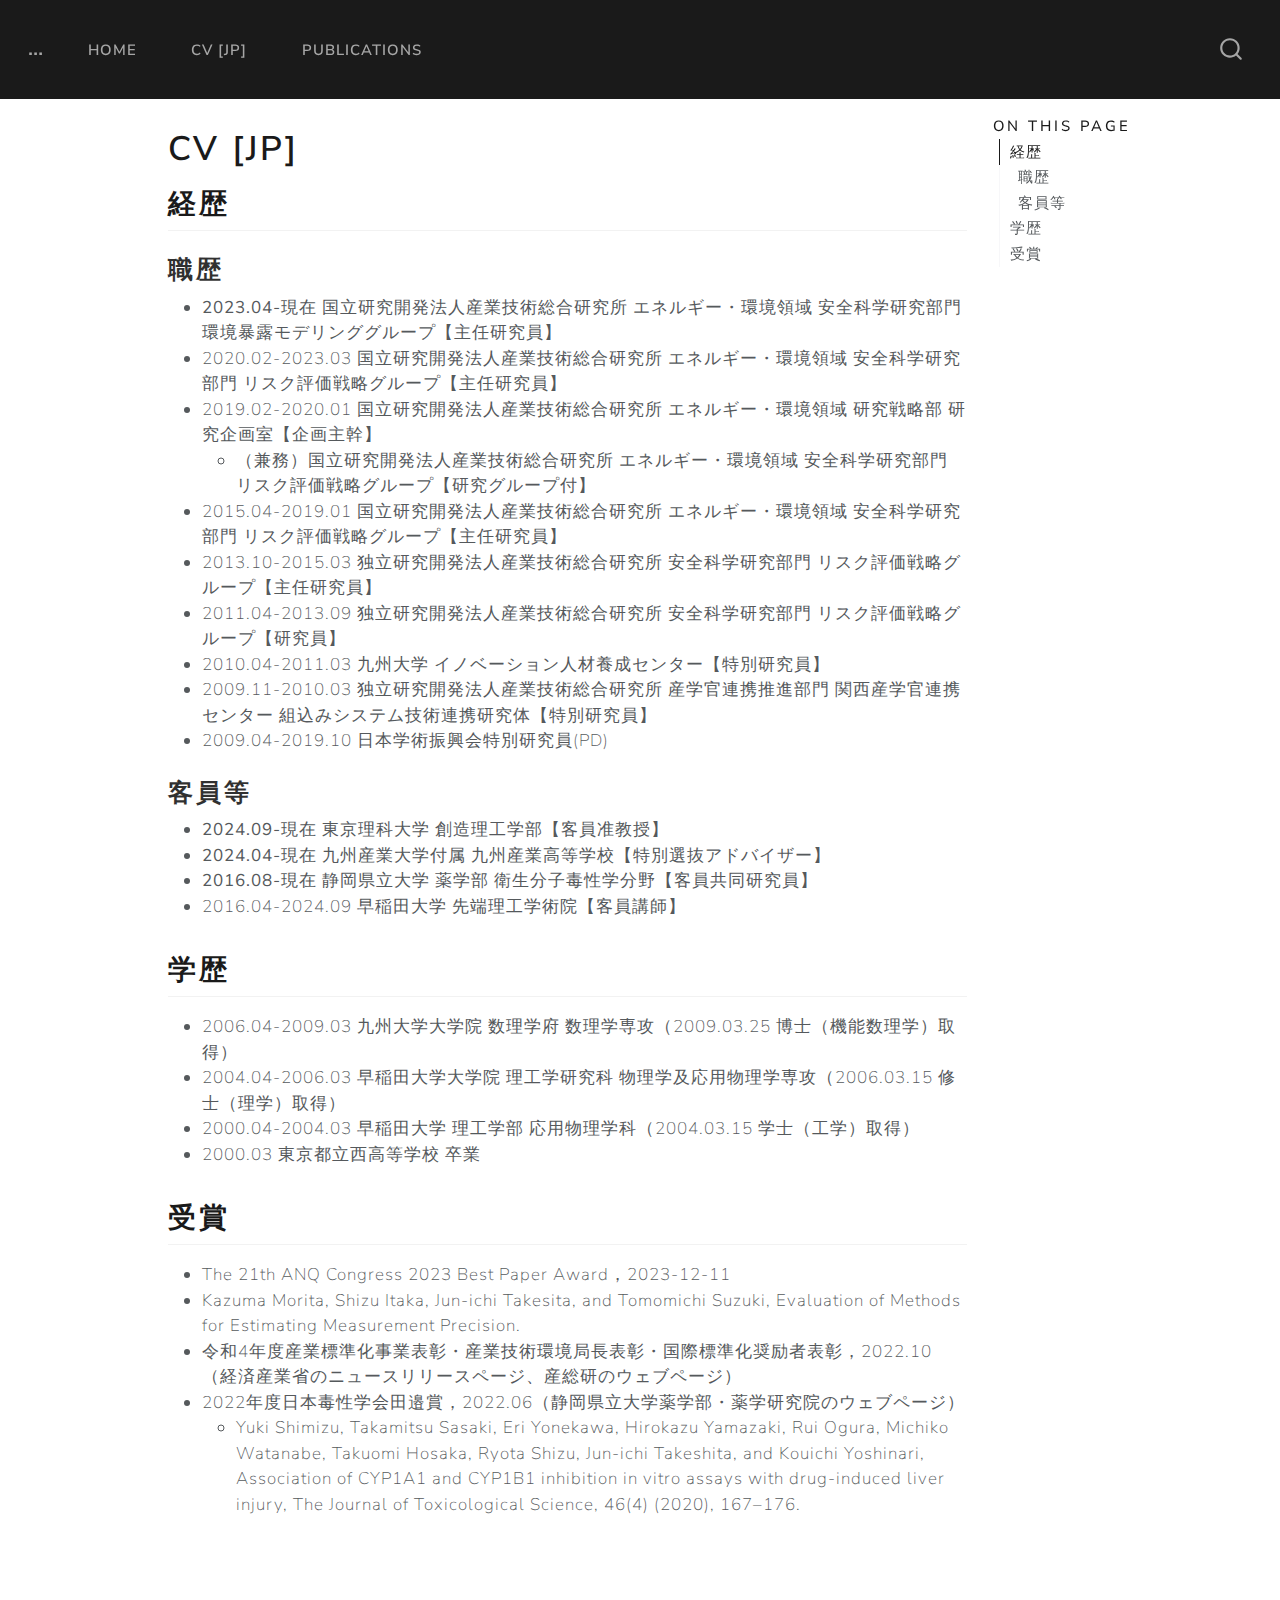
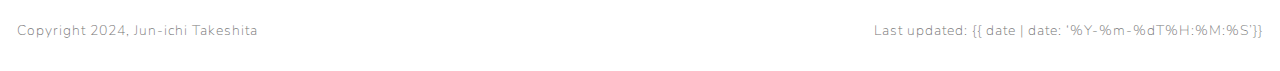
<file: docs/cv.html>
<!DOCTYPE html>
<html xmlns="http://www.w3.org/1999/xhtml" lang="jp" xml:lang="jp"><head>

<meta charset="utf-8">
<meta name="generator" content="quarto-1.5.57">

<meta name="viewport" content="width=device-width, initial-scale=1.0, user-scalable=yes">


<title>CV [jp] – …</title>
<style>
code{white-space: pre-wrap;}
span.smallcaps{font-variant: small-caps;}
div.columns{display: flex; gap: min(4vw, 1.5em);}
div.column{flex: auto; overflow-x: auto;}
div.hanging-indent{margin-left: 1.5em; text-indent: -1.5em;}
ul.task-list{list-style: none;}
ul.task-list li input[type="checkbox"] {
  width: 0.8em;
  margin: 0 0.8em 0.2em -1em; /* quarto-specific, see https://github.com/quarto-dev/quarto-cli/issues/4556 */ 
  vertical-align: middle;
}
</style>


<script src="site_libs/quarto-nav/quarto-nav.js"></script>
<script src="site_libs/quarto-nav/headroom.min.js"></script>
<script src="site_libs/clipboard/clipboard.min.js"></script>
<script src="site_libs/quarto-search/autocomplete.umd.js"></script>
<script src="site_libs/quarto-search/fuse.min.js"></script>
<script src="site_libs/quarto-search/quarto-search.js"></script>
<meta name="quarto:offset" content="./">
<script src="site_libs/quarto-html/quarto.js"></script>
<script src="site_libs/quarto-html/popper.min.js"></script>
<script src="site_libs/quarto-html/tippy.umd.min.js"></script>
<script src="site_libs/quarto-html/anchor.min.js"></script>
<link href="site_libs/quarto-html/tippy.css" rel="stylesheet">
<link href="site_libs/quarto-html/quarto-syntax-highlighting.css" rel="stylesheet" id="quarto-text-highlighting-styles">
<script src="site_libs/bootstrap/bootstrap.min.js"></script>
<link href="site_libs/bootstrap/bootstrap-icons.css" rel="stylesheet">
<link href="site_libs/bootstrap/bootstrap.min.css" rel="stylesheet" id="quarto-bootstrap" data-mode="light">
<script id="quarto-search-options" type="application/json">{
  "location": "navbar",
  "copy-button": false,
  "collapse-after": 3,
  "panel-placement": "end",
  "type": "overlay",
  "limit": 50,
  "keyboard-shortcut": [
    "f",
    "/",
    "s"
  ],
  "show-item-context": false,
  "language": {
    "search-no-results-text": "No results",
    "search-matching-documents-text": "matching documents",
    "search-copy-link-title": "Copy link to search",
    "search-hide-matches-text": "Hide additional matches",
    "search-more-match-text": "more match in this document",
    "search-more-matches-text": "more matches in this document",
    "search-clear-button-title": "Clear",
    "search-text-placeholder": "",
    "search-detached-cancel-button-title": "Cancel",
    "search-submit-button-title": "Submit",
    "search-label": "Search"
  }
}</script>
<script async="" src="https://www.googletagmanager.com/gtag/js?id=G-YPJ0V0771Q"></script>

<script type="text/javascript">

window.dataLayer = window.dataLayer || [];
function gtag(){dataLayer.push(arguments);}
gtag('js', new Date());
gtag('config', 'G-YPJ0V0771Q', { 'anonymize_ip': true});
</script>


</head>

<body class="nav-fixed">

<div id="quarto-search-results"></div>
  <header id="quarto-header" class="headroom fixed-top">
    <nav class="navbar navbar-expand-lg " data-bs-theme="dark">
      <div class="navbar-container container-fluid">
      <div class="navbar-brand-container mx-auto">
    <a class="navbar-brand" href="./index.html">
    <span class="navbar-title">…</span>
    </a>
  </div>
            <div id="quarto-search" class="" title="Search"></div>
          <button class="navbar-toggler" type="button" data-bs-toggle="collapse" data-bs-target="#navbarCollapse" aria-controls="navbarCollapse" role="menu" aria-expanded="false" aria-label="Toggle navigation" onclick="if (window.quartoToggleHeadroom) { window.quartoToggleHeadroom(); }">
  <span class="navbar-toggler-icon"></span>
</button>
          <div class="collapse navbar-collapse" id="navbarCollapse">
            <ul class="navbar-nav navbar-nav-scroll me-auto">
  <li class="nav-item">
    <a class="nav-link" href="./index.html"> 
<span class="menu-text">Home</span></a>
  </li>  
  <li class="nav-item">
    <a class="nav-link" href="./cv_jp.html"> 
<span class="menu-text">CV [jp]</span></a>
  </li>  
  <li class="nav-item">
    <a class="nav-link" href="./pubs.html"> 
<span class="menu-text">Publications</span></a>
  </li>  
</ul>
          </div> <!-- /navcollapse -->
            <div class="quarto-navbar-tools">
</div>
      </div> <!-- /container-fluid -->
    </nav>
</header>
<!-- content -->
<div id="quarto-content" class="quarto-container page-columns page-rows-contents page-layout-article page-navbar">
<!-- sidebar -->
<!-- margin-sidebar -->
    <div id="quarto-margin-sidebar" class="sidebar margin-sidebar">
        <nav id="TOC" role="doc-toc" class="toc-active">
    <h2 id="toc-title">On this page</h2>
   
  <ul>
  <li><a href="#経歴" id="toc-経歴" class="nav-link active" data-scroll-target="#経歴">経歴</a>
  <ul class="collapse">
  <li><a href="#職歴" id="toc-職歴" class="nav-link" data-scroll-target="#職歴">職歴</a></li>
  <li><a href="#客員等" id="toc-客員等" class="nav-link" data-scroll-target="#客員等">客員等</a></li>
  </ul></li>
  <li><a href="#学歴" id="toc-学歴" class="nav-link" data-scroll-target="#学歴">学歴</a></li>
  <li><a href="#受賞" id="toc-受賞" class="nav-link" data-scroll-target="#受賞">受賞</a></li>
  </ul>
</nav>
    </div>
<!-- main -->
<main class="content" id="quarto-document-content">

<header id="title-block-header" class="quarto-title-block default">
<div class="quarto-title">
<h1 class="title">CV [jp]</h1>
</div>



<div class="quarto-title-meta">

    
  
    
  </div>
  


</header>


<section id="経歴" class="level2">
<h2 class="anchored" data-anchor-id="経歴">経歴</h2>
<section id="職歴" class="level3">
<h3 class="anchored" data-anchor-id="職歴">職歴</h3>
<ul>
<li><strong>2023.04-現在 国立研究開発法人産業技術総合研究所 エネルギー・環境領域 安全科学研究部門 環境暴露モデリンググループ【主任研究員】</strong></li>
<li>2020.02-2023.03 国立研究開発法人産業技術総合研究所 エネルギー・環境領域 安全科学研究部門 リスク評価戦略グループ【主任研究員】</li>
<li>2019.02-2020.01 国立研究開発法人産業技術総合研究所 エネルギー・環境領域 研究戦略部 研究企画室【企画主幹】
<ul>
<li>（兼務）国立研究開発法人産業技術総合研究所 エネルギー・環境領域 安全科学研究部門 リスク評価戦略グループ【研究グループ付】</li>
</ul></li>
<li>2015.04-2019.01 国立研究開発法人産業技術総合研究所 エネルギー・環境領域 安全科学研究部門 リスク評価戦略グループ【主任研究員】</li>
<li>2013.10-2015.03 独立研究開発法人産業技術総合研究所 安全科学研究部門 リスク評価戦略グループ【主任研究員】</li>
<li>2011.04-2013.09 独立研究開発法人産業技術総合研究所 安全科学研究部門 リスク評価戦略グループ【研究員】</li>
<li>2010.04-2011.03 九州大学 イノベーション人材養成センター【特別研究員】</li>
<li>2009.11-2010.03 独立研究開発法人産業技術総合研究所 産学官連携推進部門 関西産学官連携センター 組込みシステム技術連携研究体【特別研究員】</li>
<li>2009.04-2019.10 日本学術振興会特別研究員(PD)</li>
</ul>
</section>
<section id="客員等" class="level3">
<h3 class="anchored" data-anchor-id="客員等">客員等</h3>
<ul>
<li><strong>2024.09-現在 東京理科大学 創造理工学部【客員准教授】</strong></li>
<li><strong>2024.04-現在 九州産業大学付属 九州産業高等学校【特別選抜アドバイザー】</strong></li>
<li><strong>2016.08-現在 静岡県立大学 薬学部 衛生分子毒性学分野【客員共同研究員】</strong></li>
<li>2016.04-2024.09 早稲田大学 先端理工学術院【客員講師】</li>
</ul>
</section>
</section>
<section id="学歴" class="level2">
<h2 class="anchored" data-anchor-id="学歴">学歴</h2>
<ul>
<li>2006.04-2009.03 九州大学大学院 数理学府 数理学専攻（2009.03.25 博士（機能数理学）取得）</li>
<li>2004.04-2006.03 早稲田大学大学院 理工学研究科 物理学及応用物理学専攻（2006.03.15 修士（理学）取得）</li>
<li>2000.04-2004.03 早稲田大学 理工学部 応用物理学科（2004.03.15 学士（工学）取得）</li>
<li>2000.03 東京都立西高等学校 卒業</li>
</ul>
</section>
<section id="受賞" class="level2">
<h2 class="anchored" data-anchor-id="受賞">受賞</h2>
<ul>
<li>The 21th ANQ Congress 2023 Best Paper Award，2023-12-11</li>
<li>Kazuma Morita, Shizu Itaka, Jun-ichi Takesita, and Tomomichi Suzuki, Evaluation of Methods for Estimating Measurement Precision.</li>
<li>令和4年度産業標準化事業表彰・産業技術環境局長表彰・国際標準化奨励者表彰，2022.10（経済産業省のニュースリリースページ、産総研のウェブページ）</li>
<li>2022年度日本毒性学会田邉賞，2022.06（静岡県立大学薬学部・薬学研究院のウェブページ）
<ul>
<li>Yuki Shimizu, Takamitsu Sasaki, Eri Yonekawa, Hirokazu Yamazaki, Rui Ogura, Michiko Watanabe, Takuomi Hosaka, Ryota Shizu, Jun-ichi Takeshita, and Kouichi Yoshinari, Association of CYP1A1 and CYP1B1 inhibition in vitro assays with drug-induced liver injury, The Journal of Toxicological Science, 46(4) (2020), 167–176.</li>
</ul></li>
</ul>


</section>

</main> <!-- /main -->
<script id="quarto-html-after-body" type="application/javascript">
window.document.addEventListener("DOMContentLoaded", function (event) {
  const toggleBodyColorMode = (bsSheetEl) => {
    const mode = bsSheetEl.getAttribute("data-mode");
    const bodyEl = window.document.querySelector("body");
    if (mode === "dark") {
      bodyEl.classList.add("quarto-dark");
      bodyEl.classList.remove("quarto-light");
    } else {
      bodyEl.classList.add("quarto-light");
      bodyEl.classList.remove("quarto-dark");
    }
  }
  const toggleBodyColorPrimary = () => {
    const bsSheetEl = window.document.querySelector("link#quarto-bootstrap");
    if (bsSheetEl) {
      toggleBodyColorMode(bsSheetEl);
    }
  }
  toggleBodyColorPrimary();  
  const icon = "";
  const anchorJS = new window.AnchorJS();
  anchorJS.options = {
    placement: 'right',
    icon: icon
  };
  anchorJS.add('.anchored');
  const isCodeAnnotation = (el) => {
    for (const clz of el.classList) {
      if (clz.startsWith('code-annotation-')) {                     
        return true;
      }
    }
    return false;
  }
  const onCopySuccess = function(e) {
    // button target
    const button = e.trigger;
    // don't keep focus
    button.blur();
    // flash "checked"
    button.classList.add('code-copy-button-checked');
    var currentTitle = button.getAttribute("title");
    button.setAttribute("title", "Copied!");
    let tooltip;
    if (window.bootstrap) {
      button.setAttribute("data-bs-toggle", "tooltip");
      button.setAttribute("data-bs-placement", "left");
      button.setAttribute("data-bs-title", "Copied!");
      tooltip = new bootstrap.Tooltip(button, 
        { trigger: "manual", 
          customClass: "code-copy-button-tooltip",
          offset: [0, -8]});
      tooltip.show();    
    }
    setTimeout(function() {
      if (tooltip) {
        tooltip.hide();
        button.removeAttribute("data-bs-title");
        button.removeAttribute("data-bs-toggle");
        button.removeAttribute("data-bs-placement");
      }
      button.setAttribute("title", currentTitle);
      button.classList.remove('code-copy-button-checked');
    }, 1000);
    // clear code selection
    e.clearSelection();
  }
  const getTextToCopy = function(trigger) {
      const codeEl = trigger.previousElementSibling.cloneNode(true);
      for (const childEl of codeEl.children) {
        if (isCodeAnnotation(childEl)) {
          childEl.remove();
        }
      }
      return codeEl.innerText;
  }
  const clipboard = new window.ClipboardJS('.code-copy-button:not([data-in-quarto-modal])', {
    text: getTextToCopy
  });
  clipboard.on('success', onCopySuccess);
  if (window.document.getElementById('quarto-embedded-source-code-modal')) {
    // For code content inside modals, clipBoardJS needs to be initialized with a container option
    // TODO: Check when it could be a function (https://github.com/zenorocha/clipboard.js/issues/860)
    const clipboardModal = new window.ClipboardJS('.code-copy-button[data-in-quarto-modal]', {
      text: getTextToCopy,
      container: window.document.getElementById('quarto-embedded-source-code-modal')
    });
    clipboardModal.on('success', onCopySuccess);
  }
    var localhostRegex = new RegExp(/^(?:http|https):\/\/localhost\:?[0-9]*\//);
    var mailtoRegex = new RegExp(/^mailto:/);
      var filterRegex = new RegExp('/' + window.location.host + '/');
    var isInternal = (href) => {
        return filterRegex.test(href) || localhostRegex.test(href) || mailtoRegex.test(href);
    }
    // Inspect non-navigation links and adorn them if external
 	var links = window.document.querySelectorAll('a[href]:not(.nav-link):not(.navbar-brand):not(.toc-action):not(.sidebar-link):not(.sidebar-item-toggle):not(.pagination-link):not(.no-external):not([aria-hidden]):not(.dropdown-item):not(.quarto-navigation-tool):not(.about-link)');
    for (var i=0; i<links.length; i++) {
      const link = links[i];
      if (!isInternal(link.href)) {
        // undo the damage that might have been done by quarto-nav.js in the case of
        // links that we want to consider external
        if (link.dataset.originalHref !== undefined) {
          link.href = link.dataset.originalHref;
        }
      }
    }
  function tippyHover(el, contentFn, onTriggerFn, onUntriggerFn) {
    const config = {
      allowHTML: true,
      maxWidth: 500,
      delay: 100,
      arrow: false,
      appendTo: function(el) {
          return el.parentElement;
      },
      interactive: true,
      interactiveBorder: 10,
      theme: 'quarto',
      placement: 'bottom-start',
    };
    if (contentFn) {
      config.content = contentFn;
    }
    if (onTriggerFn) {
      config.onTrigger = onTriggerFn;
    }
    if (onUntriggerFn) {
      config.onUntrigger = onUntriggerFn;
    }
    window.tippy(el, config); 
  }
  const noterefs = window.document.querySelectorAll('a[role="doc-noteref"]');
  for (var i=0; i<noterefs.length; i++) {
    const ref = noterefs[i];
    tippyHover(ref, function() {
      // use id or data attribute instead here
      let href = ref.getAttribute('data-footnote-href') || ref.getAttribute('href');
      try { href = new URL(href).hash; } catch {}
      const id = href.replace(/^#\/?/, "");
      const note = window.document.getElementById(id);
      if (note) {
        return note.innerHTML;
      } else {
        return "";
      }
    });
  }
  const xrefs = window.document.querySelectorAll('a.quarto-xref');
  const processXRef = (id, note) => {
    // Strip column container classes
    const stripColumnClz = (el) => {
      el.classList.remove("page-full", "page-columns");
      if (el.children) {
        for (const child of el.children) {
          stripColumnClz(child);
        }
      }
    }
    stripColumnClz(note)
    if (id === null || id.startsWith('sec-')) {
      // Special case sections, only their first couple elements
      const container = document.createElement("div");
      if (note.children && note.children.length > 2) {
        container.appendChild(note.children[0].cloneNode(true));
        for (let i = 1; i < note.children.length; i++) {
          const child = note.children[i];
          if (child.tagName === "P" && child.innerText === "") {
            continue;
          } else {
            container.appendChild(child.cloneNode(true));
            break;
          }
        }
        if (window.Quarto?.typesetMath) {
          window.Quarto.typesetMath(container);
        }
        return container.innerHTML
      } else {
        if (window.Quarto?.typesetMath) {
          window.Quarto.typesetMath(note);
        }
        return note.innerHTML;
      }
    } else {
      // Remove any anchor links if they are present
      const anchorLink = note.querySelector('a.anchorjs-link');
      if (anchorLink) {
        anchorLink.remove();
      }
      if (window.Quarto?.typesetMath) {
        window.Quarto.typesetMath(note);
      }
      // TODO in 1.5, we should make sure this works without a callout special case
      if (note.classList.contains("callout")) {
        return note.outerHTML;
      } else {
        return note.innerHTML;
      }
    }
  }
  for (var i=0; i<xrefs.length; i++) {
    const xref = xrefs[i];
    tippyHover(xref, undefined, function(instance) {
      instance.disable();
      let url = xref.getAttribute('href');
      let hash = undefined; 
      if (url.startsWith('#')) {
        hash = url;
      } else {
        try { hash = new URL(url).hash; } catch {}
      }
      if (hash) {
        const id = hash.replace(/^#\/?/, "");
        const note = window.document.getElementById(id);
        if (note !== null) {
          try {
            const html = processXRef(id, note.cloneNode(true));
            instance.setContent(html);
          } finally {
            instance.enable();
            instance.show();
          }
        } else {
          // See if we can fetch this
          fetch(url.split('#')[0])
          .then(res => res.text())
          .then(html => {
            const parser = new DOMParser();
            const htmlDoc = parser.parseFromString(html, "text/html");
            const note = htmlDoc.getElementById(id);
            if (note !== null) {
              const html = processXRef(id, note);
              instance.setContent(html);
            } 
          }).finally(() => {
            instance.enable();
            instance.show();
          });
        }
      } else {
        // See if we can fetch a full url (with no hash to target)
        // This is a special case and we should probably do some content thinning / targeting
        fetch(url)
        .then(res => res.text())
        .then(html => {
          const parser = new DOMParser();
          const htmlDoc = parser.parseFromString(html, "text/html");
          const note = htmlDoc.querySelector('main.content');
          if (note !== null) {
            // This should only happen for chapter cross references
            // (since there is no id in the URL)
            // remove the first header
            if (note.children.length > 0 && note.children[0].tagName === "HEADER") {
              note.children[0].remove();
            }
            const html = processXRef(null, note);
            instance.setContent(html);
          } 
        }).finally(() => {
          instance.enable();
          instance.show();
        });
      }
    }, function(instance) {
    });
  }
      let selectedAnnoteEl;
      const selectorForAnnotation = ( cell, annotation) => {
        let cellAttr = 'data-code-cell="' + cell + '"';
        let lineAttr = 'data-code-annotation="' +  annotation + '"';
        const selector = 'span[' + cellAttr + '][' + lineAttr + ']';
        return selector;
      }
      const selectCodeLines = (annoteEl) => {
        const doc = window.document;
        const targetCell = annoteEl.getAttribute("data-target-cell");
        const targetAnnotation = annoteEl.getAttribute("data-target-annotation");
        const annoteSpan = window.document.querySelector(selectorForAnnotation(targetCell, targetAnnotation));
        const lines = annoteSpan.getAttribute("data-code-lines").split(",");
        const lineIds = lines.map((line) => {
          return targetCell + "-" + line;
        })
        let top = null;
        let height = null;
        let parent = null;
        if (lineIds.length > 0) {
            //compute the position of the single el (top and bottom and make a div)
            const el = window.document.getElementById(lineIds[0]);
            top = el.offsetTop;
            height = el.offsetHeight;
            parent = el.parentElement.parentElement;
          if (lineIds.length > 1) {
            const lastEl = window.document.getElementById(lineIds[lineIds.length - 1]);
            const bottom = lastEl.offsetTop + lastEl.offsetHeight;
            height = bottom - top;
          }
          if (top !== null && height !== null && parent !== null) {
            // cook up a div (if necessary) and position it 
            let div = window.document.getElementById("code-annotation-line-highlight");
            if (div === null) {
              div = window.document.createElement("div");
              div.setAttribute("id", "code-annotation-line-highlight");
              div.style.position = 'absolute';
              parent.appendChild(div);
            }
            div.style.top = top - 2 + "px";
            div.style.height = height + 4 + "px";
            div.style.left = 0;
            let gutterDiv = window.document.getElementById("code-annotation-line-highlight-gutter");
            if (gutterDiv === null) {
              gutterDiv = window.document.createElement("div");
              gutterDiv.setAttribute("id", "code-annotation-line-highlight-gutter");
              gutterDiv.style.position = 'absolute';
              const codeCell = window.document.getElementById(targetCell);
              const gutter = codeCell.querySelector('.code-annotation-gutter');
              gutter.appendChild(gutterDiv);
            }
            gutterDiv.style.top = top - 2 + "px";
            gutterDiv.style.height = height + 4 + "px";
          }
          selectedAnnoteEl = annoteEl;
        }
      };
      const unselectCodeLines = () => {
        const elementsIds = ["code-annotation-line-highlight", "code-annotation-line-highlight-gutter"];
        elementsIds.forEach((elId) => {
          const div = window.document.getElementById(elId);
          if (div) {
            div.remove();
          }
        });
        selectedAnnoteEl = undefined;
      };
        // Handle positioning of the toggle
    window.addEventListener(
      "resize",
      throttle(() => {
        elRect = undefined;
        if (selectedAnnoteEl) {
          selectCodeLines(selectedAnnoteEl);
        }
      }, 10)
    );
    function throttle(fn, ms) {
    let throttle = false;
    let timer;
      return (...args) => {
        if(!throttle) { // first call gets through
            fn.apply(this, args);
            throttle = true;
        } else { // all the others get throttled
            if(timer) clearTimeout(timer); // cancel #2
            timer = setTimeout(() => {
              fn.apply(this, args);
              timer = throttle = false;
            }, ms);
        }
      };
    }
      // Attach click handler to the DT
      const annoteDls = window.document.querySelectorAll('dt[data-target-cell]');
      for (const annoteDlNode of annoteDls) {
        annoteDlNode.addEventListener('click', (event) => {
          const clickedEl = event.target;
          if (clickedEl !== selectedAnnoteEl) {
            unselectCodeLines();
            const activeEl = window.document.querySelector('dt[data-target-cell].code-annotation-active');
            if (activeEl) {
              activeEl.classList.remove('code-annotation-active');
            }
            selectCodeLines(clickedEl);
            clickedEl.classList.add('code-annotation-active');
          } else {
            // Unselect the line
            unselectCodeLines();
            clickedEl.classList.remove('code-annotation-active');
          }
        });
      }
  const findCites = (el) => {
    const parentEl = el.parentElement;
    if (parentEl) {
      const cites = parentEl.dataset.cites;
      if (cites) {
        return {
          el,
          cites: cites.split(' ')
        };
      } else {
        return findCites(el.parentElement)
      }
    } else {
      return undefined;
    }
  };
  var bibliorefs = window.document.querySelectorAll('a[role="doc-biblioref"]');
  for (var i=0; i<bibliorefs.length; i++) {
    const ref = bibliorefs[i];
    const citeInfo = findCites(ref);
    if (citeInfo) {
      tippyHover(citeInfo.el, function() {
        var popup = window.document.createElement('div');
        citeInfo.cites.forEach(function(cite) {
          var citeDiv = window.document.createElement('div');
          citeDiv.classList.add('hanging-indent');
          citeDiv.classList.add('csl-entry');
          var biblioDiv = window.document.getElementById('ref-' + cite);
          if (biblioDiv) {
            citeDiv.innerHTML = biblioDiv.innerHTML;
          }
          popup.appendChild(citeDiv);
        });
        return popup.innerHTML;
      });
    }
  }
});
</script>
</div> <!-- /content -->
<footer class="footer">
  <div class="nav-footer">
    <div class="nav-footer-left">
<p>Copyright 2024, Jun-ichi Takeshita</p>
</div>   
    <div class="nav-footer-center">
      &nbsp;
    </div>
    <div class="nav-footer-right">
<p>Last updated: {{ date | date: ‘%Y-%m-%dT%H:%M:%S’}}</p>
</div>
  </div>
</footer>




</body></html>
</file>
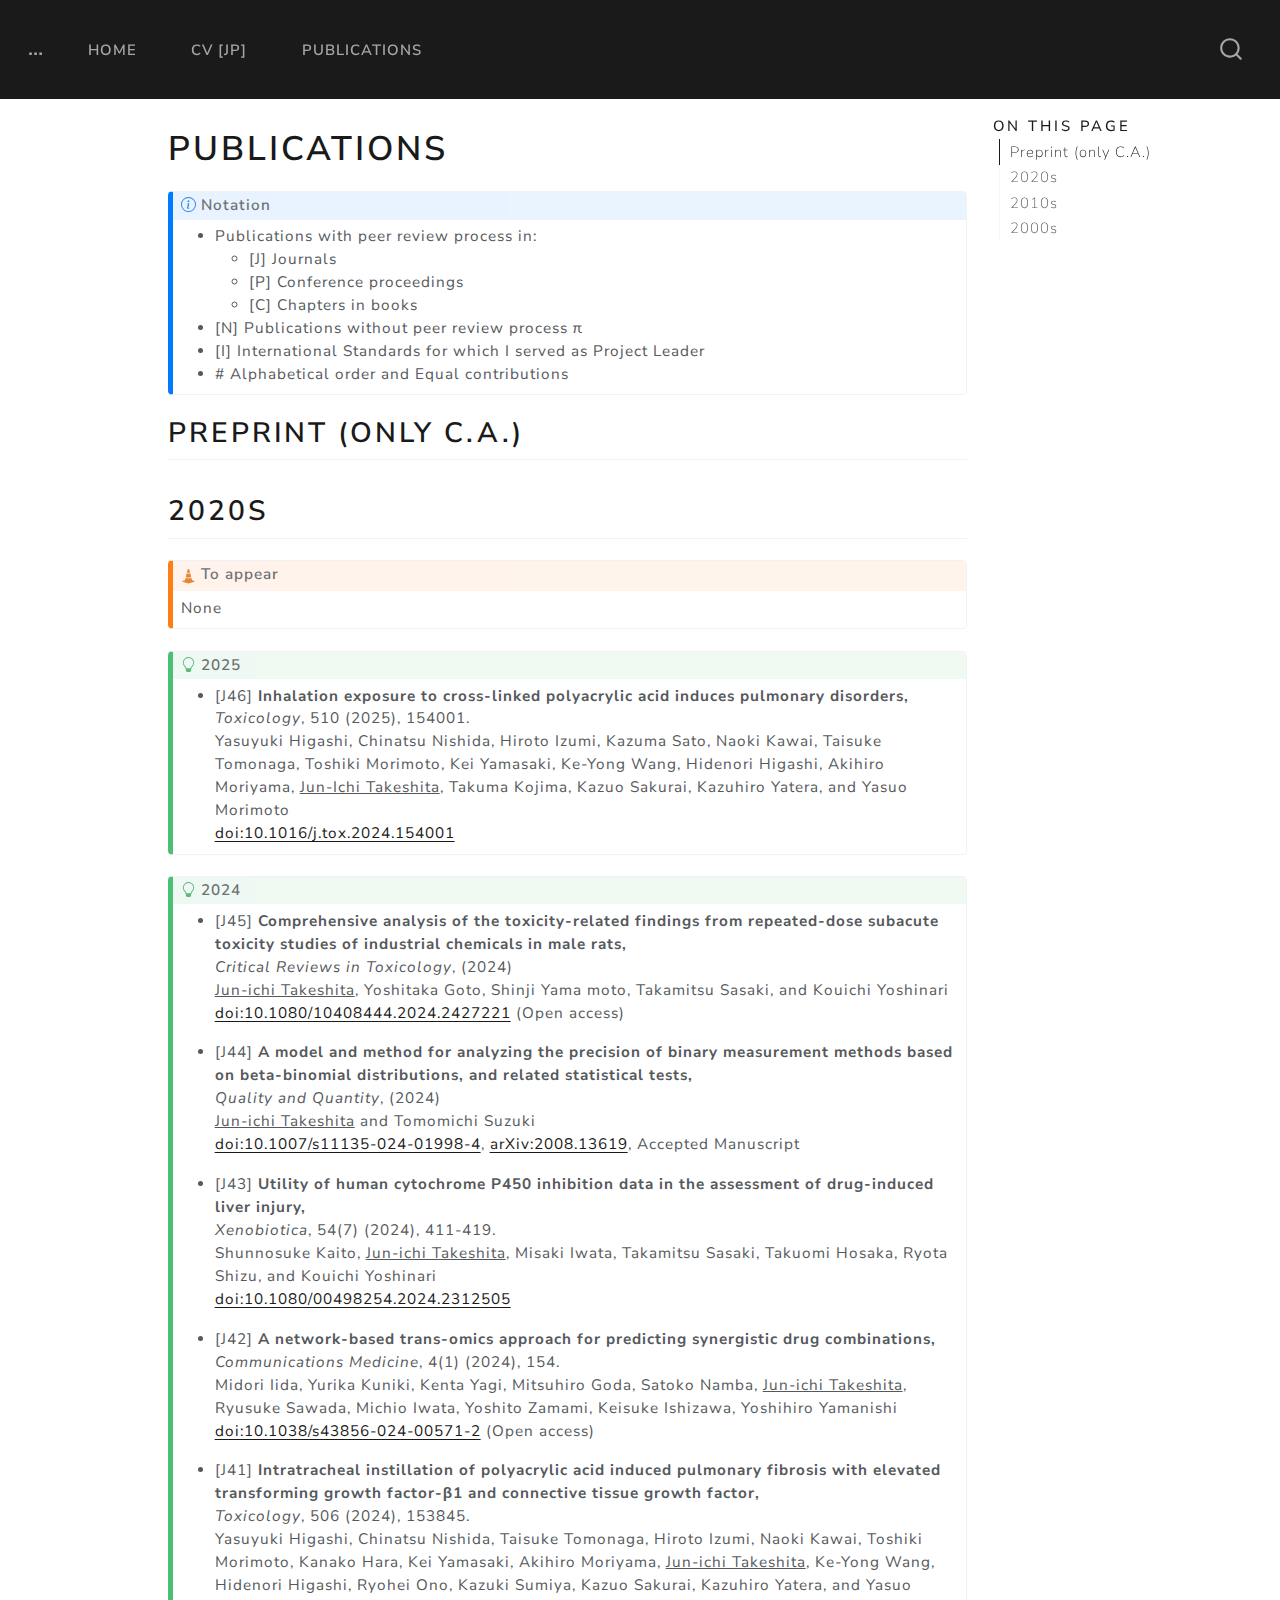
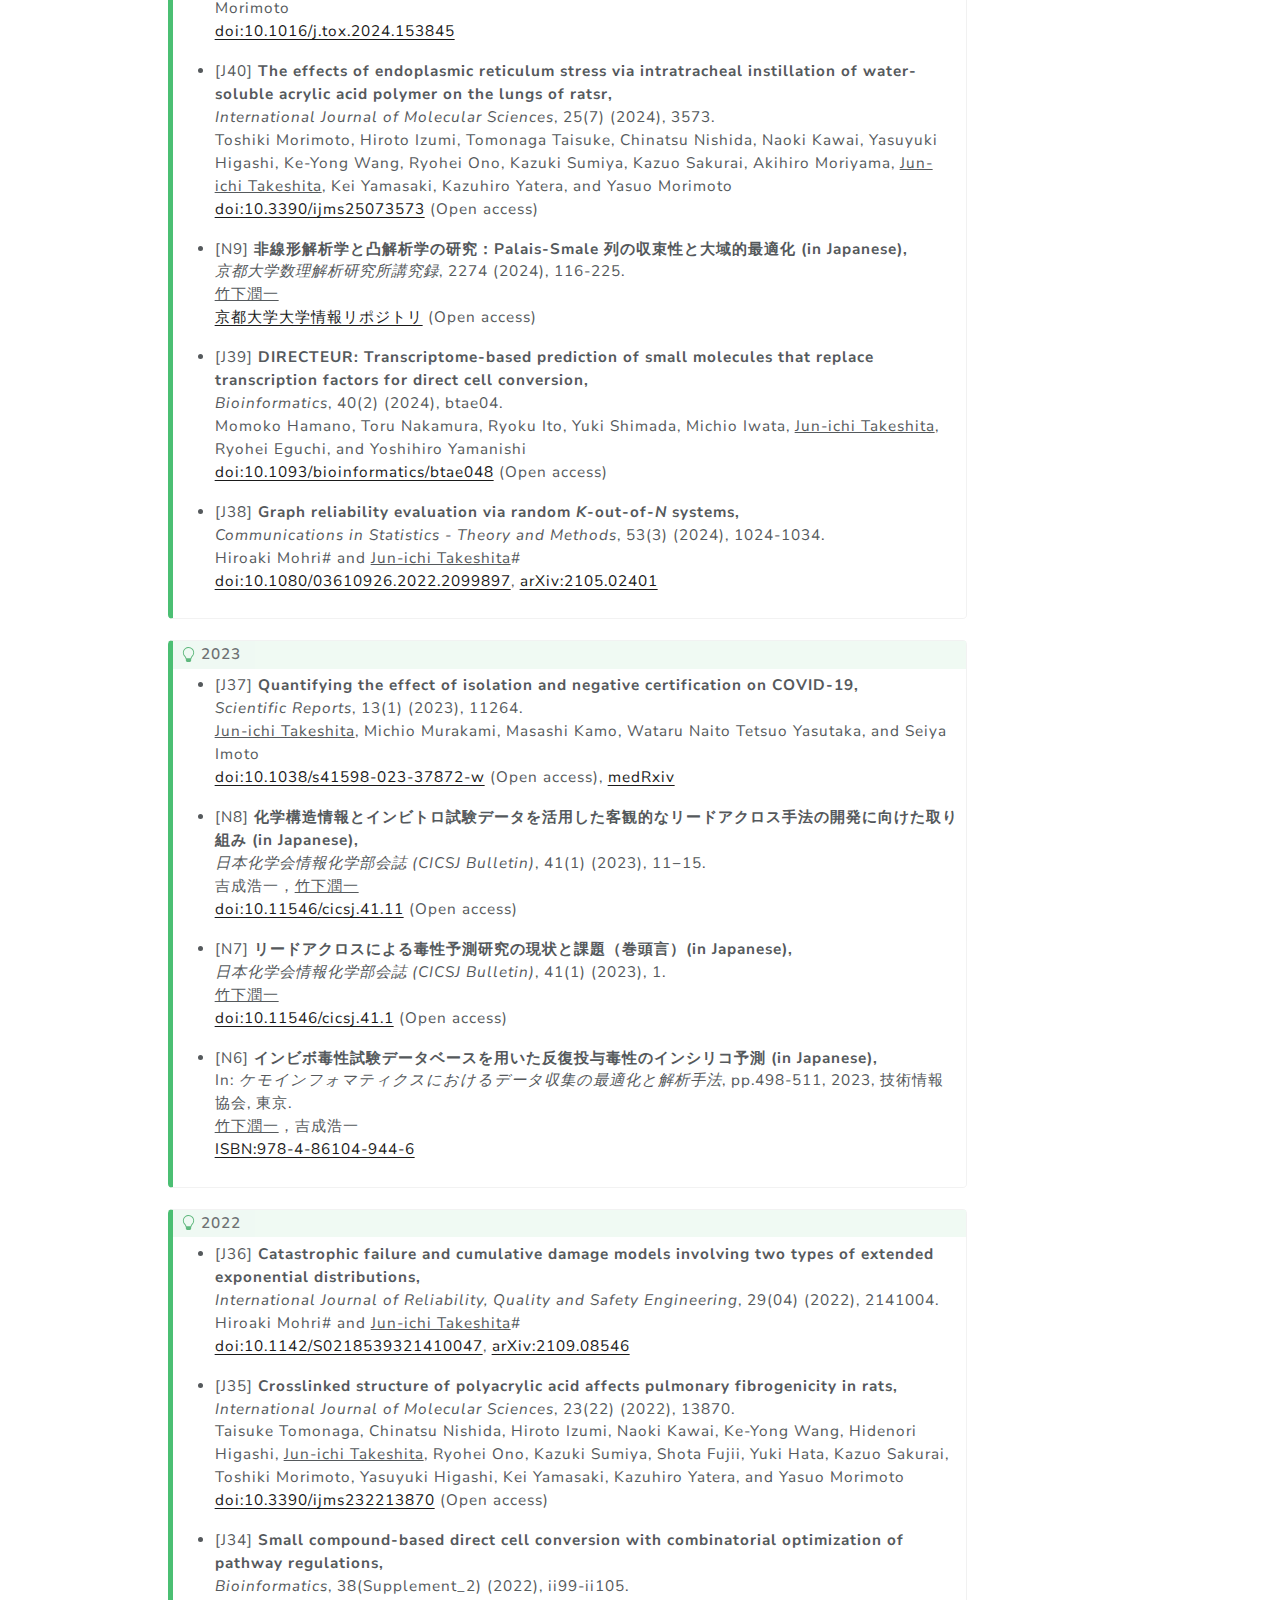
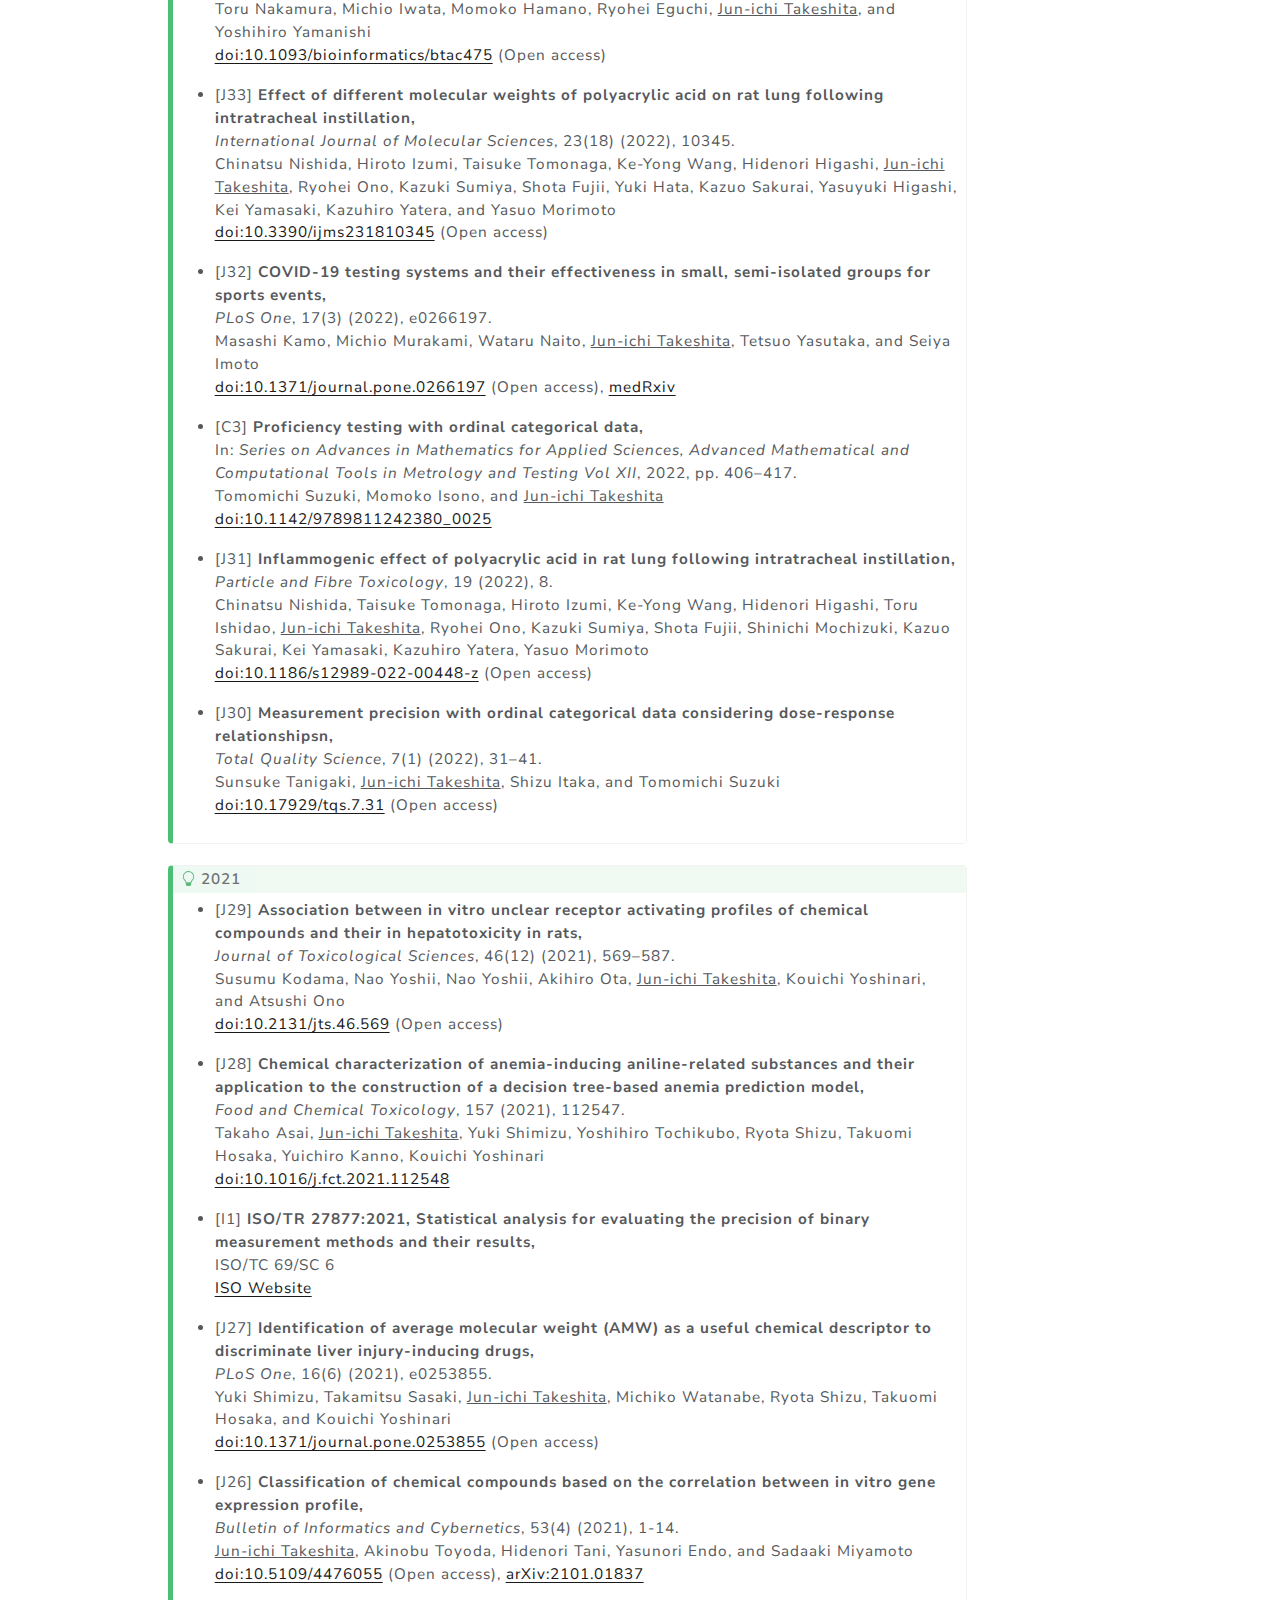
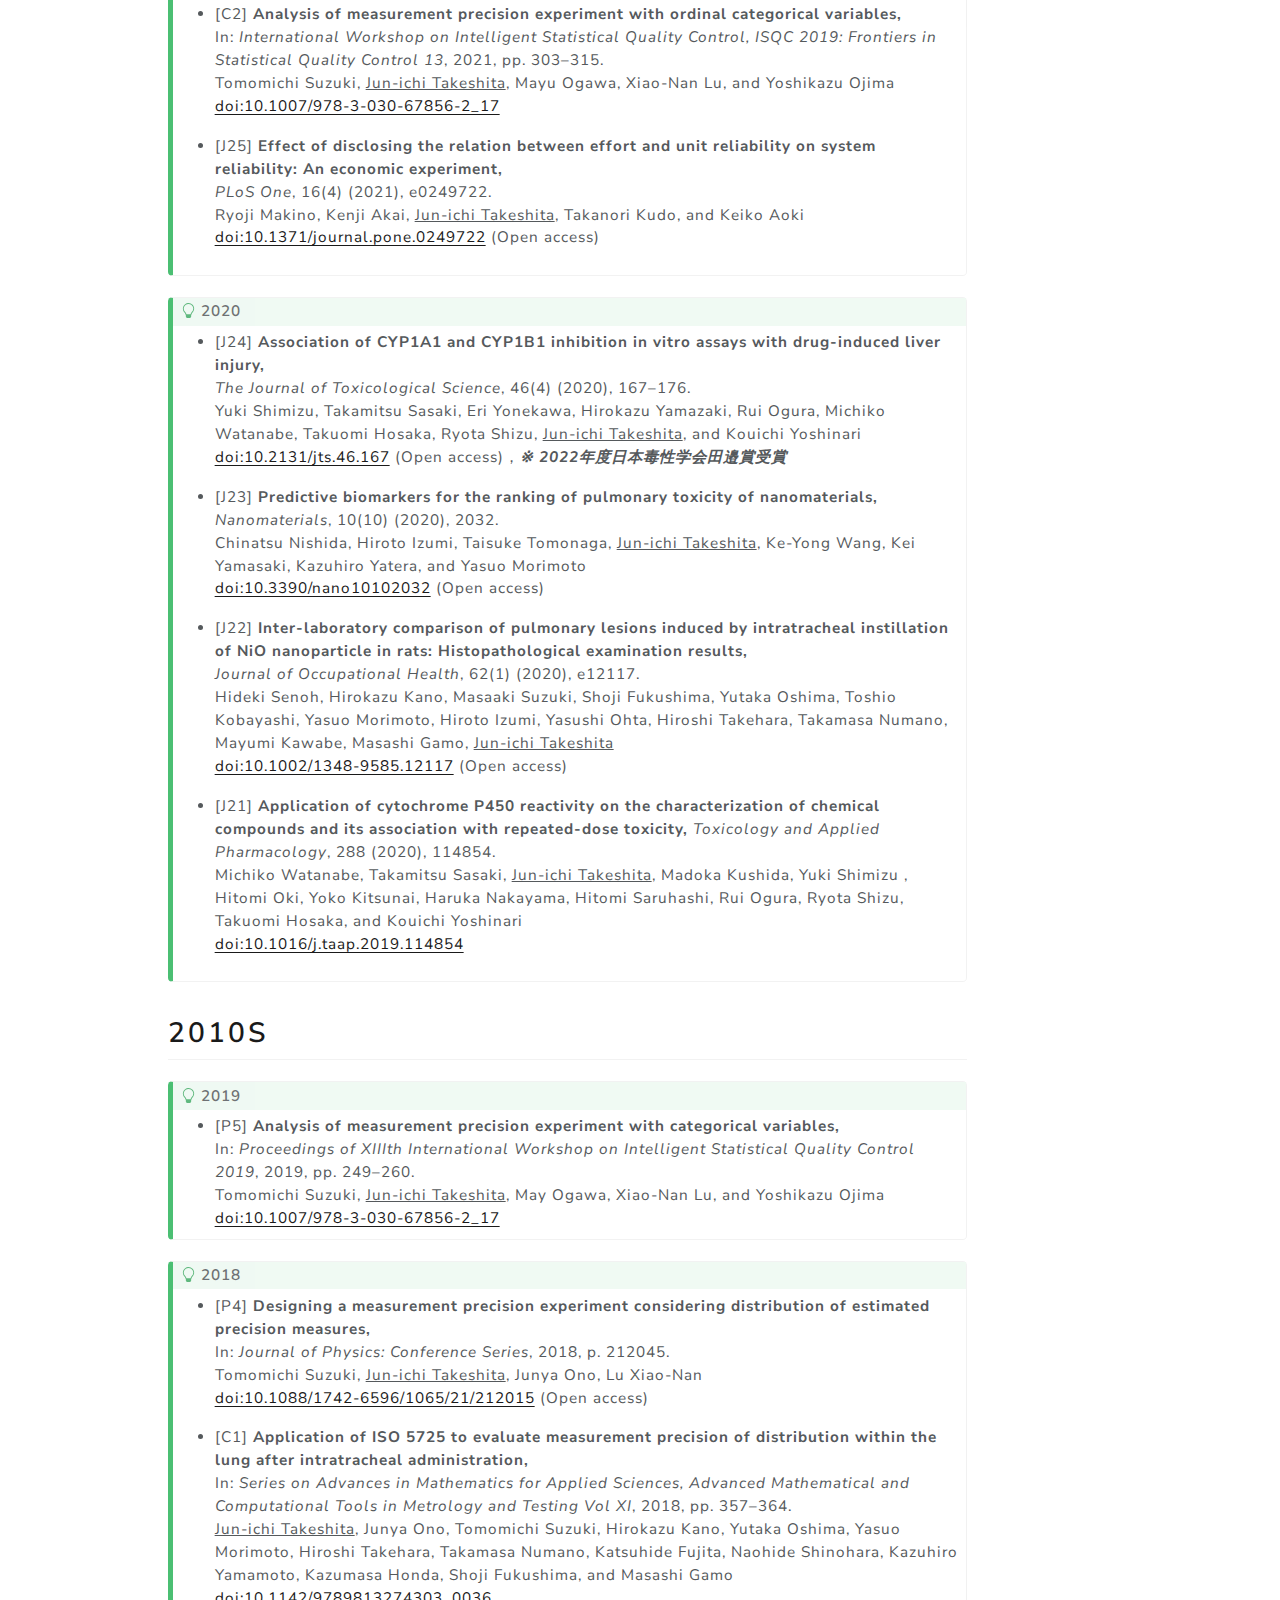
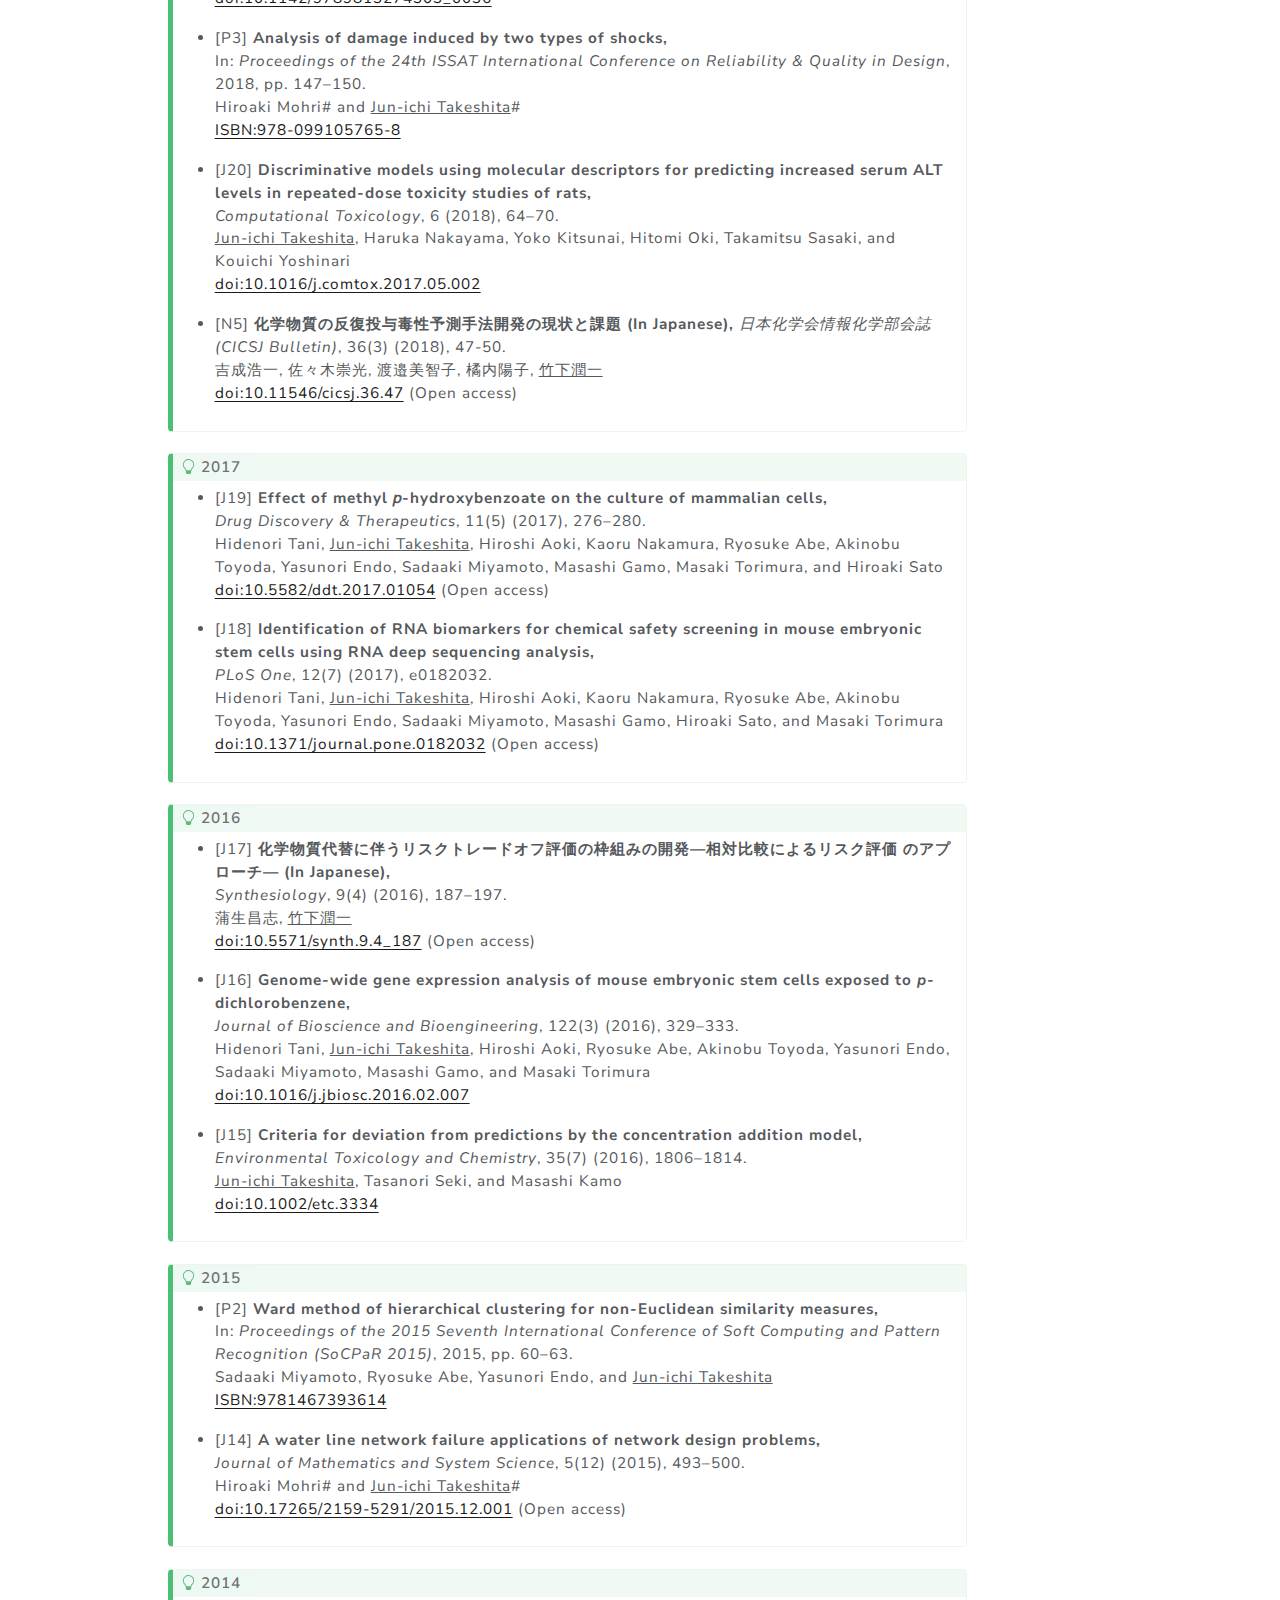
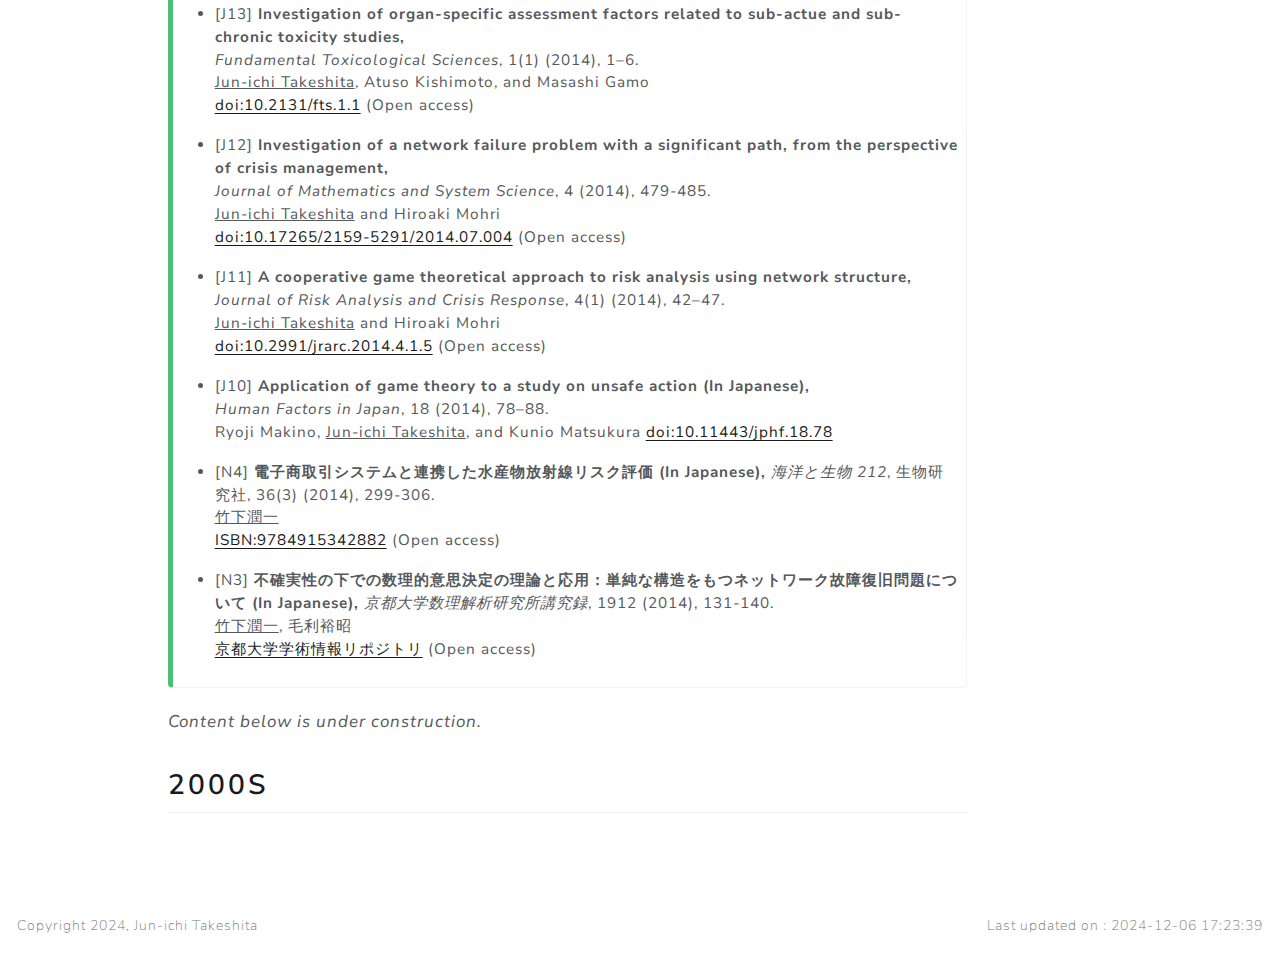
<file: docs/pubs.html>
<!DOCTYPE html>
<html xmlns="http://www.w3.org/1999/xhtml" lang="en" xml:lang="en"><head>

<meta charset="utf-8">
<meta name="generator" content="quarto-1.5.57">

<meta name="viewport" content="width=device-width, initial-scale=1.0, user-scalable=yes">


<title>Publications – …</title>
<style>
code{white-space: pre-wrap;}
span.smallcaps{font-variant: small-caps;}
div.columns{display: flex; gap: min(4vw, 1.5em);}
div.column{flex: auto; overflow-x: auto;}
div.hanging-indent{margin-left: 1.5em; text-indent: -1.5em;}
ul.task-list{list-style: none;}
ul.task-list li input[type="checkbox"] {
  width: 0.8em;
  margin: 0 0.8em 0.2em -1em; /* quarto-specific, see https://github.com/quarto-dev/quarto-cli/issues/4556 */ 
  vertical-align: middle;
}
</style>


<script src="site_libs/quarto-nav/quarto-nav.js"></script>
<script src="site_libs/quarto-nav/headroom.min.js"></script>
<script src="site_libs/clipboard/clipboard.min.js"></script>
<script src="site_libs/quarto-search/autocomplete.umd.js"></script>
<script src="site_libs/quarto-search/fuse.min.js"></script>
<script src="site_libs/quarto-search/quarto-search.js"></script>
<meta name="quarto:offset" content="./">
<script src="site_libs/quarto-html/quarto.js"></script>
<script src="site_libs/quarto-html/popper.min.js"></script>
<script src="site_libs/quarto-html/tippy.umd.min.js"></script>
<script src="site_libs/quarto-html/anchor.min.js"></script>
<link href="site_libs/quarto-html/tippy.css" rel="stylesheet">
<link href="site_libs/quarto-html/quarto-syntax-highlighting.css" rel="stylesheet" id="quarto-text-highlighting-styles">
<script src="site_libs/bootstrap/bootstrap.min.js"></script>
<link href="site_libs/bootstrap/bootstrap-icons.css" rel="stylesheet">
<link href="site_libs/bootstrap/bootstrap.min.css" rel="stylesheet" id="quarto-bootstrap" data-mode="light">
<script id="quarto-search-options" type="application/json">{
  "location": "navbar",
  "copy-button": false,
  "collapse-after": 3,
  "panel-placement": "end",
  "type": "overlay",
  "limit": 50,
  "keyboard-shortcut": [
    "f",
    "/",
    "s"
  ],
  "show-item-context": false,
  "language": {
    "search-no-results-text": "No results",
    "search-matching-documents-text": "matching documents",
    "search-copy-link-title": "Copy link to search",
    "search-hide-matches-text": "Hide additional matches",
    "search-more-match-text": "more match in this document",
    "search-more-matches-text": "more matches in this document",
    "search-clear-button-title": "Clear",
    "search-text-placeholder": "",
    "search-detached-cancel-button-title": "Cancel",
    "search-submit-button-title": "Submit",
    "search-label": "Search"
  }
}</script>
<script async="" src="https://www.googletagmanager.com/gtag/js?id=G-YPJ0V0771Q"></script>

<script type="text/javascript">

window.dataLayer = window.dataLayer || [];
function gtag(){dataLayer.push(arguments);}
gtag('js', new Date());
gtag('config', 'G-YPJ0V0771Q', { 'anonymize_ip': true});
</script>


</head>

<body class="nav-fixed">

<div id="quarto-search-results"></div>
  <header id="quarto-header" class="headroom fixed-top">
    <nav class="navbar navbar-expand-lg " data-bs-theme="dark">
      <div class="navbar-container container-fluid">
      <div class="navbar-brand-container mx-auto">
    <a class="navbar-brand" href="./index.html">
    <span class="navbar-title">…</span>
    </a>
  </div>
            <div id="quarto-search" class="" title="Search"></div>
          <button class="navbar-toggler" type="button" data-bs-toggle="collapse" data-bs-target="#navbarCollapse" aria-controls="navbarCollapse" role="menu" aria-expanded="false" aria-label="Toggle navigation" onclick="if (window.quartoToggleHeadroom) { window.quartoToggleHeadroom(); }">
  <span class="navbar-toggler-icon"></span>
</button>
          <div class="collapse navbar-collapse" id="navbarCollapse">
            <ul class="navbar-nav navbar-nav-scroll me-auto">
  <li class="nav-item">
    <a class="nav-link" href="./index.html"> 
<span class="menu-text">Home</span></a>
  </li>  
  <li class="nav-item">
    <a class="nav-link" href="./cv_jp.html"> 
<span class="menu-text">CV [jp]</span></a>
  </li>  
  <li class="nav-item">
    <a class="nav-link active" href="./pubs.html" aria-current="page"> 
<span class="menu-text">Publications</span></a>
  </li>  
</ul>
          </div> <!-- /navcollapse -->
            <div class="quarto-navbar-tools">
</div>
      </div> <!-- /container-fluid -->
    </nav>
</header>
<!-- content -->
<div id="quarto-content" class="quarto-container page-columns page-rows-contents page-layout-article page-navbar">
<!-- sidebar -->
<!-- margin-sidebar -->
    <div id="quarto-margin-sidebar" class="sidebar margin-sidebar">
        <nav id="TOC" role="doc-toc" class="toc-active">
    <h2 id="toc-title">On this page</h2>
   
  <ul>
  <li><a href="#preprint-only-c.a." id="toc-preprint-only-c.a." class="nav-link active" data-scroll-target="#preprint-only-c.a.">Preprint (only C.A.)</a></li>
  <li><a href="#s" id="toc-s" class="nav-link" data-scroll-target="#s">2020s</a></li>
  <li><a href="#s-1" id="toc-s-1" class="nav-link" data-scroll-target="#s-1">2010s</a></li>
  <li><a href="#s-2" id="toc-s-2" class="nav-link" data-scroll-target="#s-2">2000s</a></li>
  </ul>
</nav>
    </div>
<!-- main -->
<main class="content" id="quarto-document-content">

<header id="title-block-header" class="quarto-title-block default">
<div class="quarto-title">
<h1 class="title">Publications</h1>
</div>



<div class="quarto-title-meta">

    
  
    
  </div>
  


</header>


<div class="callout callout-style-default callout-note callout-titled">
<div class="callout-header d-flex align-content-center">
<div class="callout-icon-container">
<i class="callout-icon"></i>
</div>
<div class="callout-title-container flex-fill">
Notation
</div>
</div>
<div class="callout-body-container callout-body">
<ul>
<li>Publications with peer review process in:
<ul>
<li>[J] Journals<br>
</li>
<li>[P] Conference proceedings<br>
</li>
<li>[C] Chapters in books<br>
</li>
</ul></li>
<li>[N] Publications without peer review process π</li>
<li>[I] International Standards for which I served as Project Leader</li>
<li># Alphabetical order and Equal contributions</li>
</ul>
</div>
</div>
<section id="preprint-only-c.a." class="level2">
<h2 class="anchored" data-anchor-id="preprint-only-c.a.">Preprint (only C.A.)</h2>
</section>
<section id="s" class="level2">
<h2 class="anchored" data-anchor-id="s">2020s</h2>
<div class="callout callout-style-default callout-caution callout-titled">
<div class="callout-header d-flex align-content-center">
<div class="callout-icon-container">
<i class="callout-icon"></i>
</div>
<div class="callout-title-container flex-fill">
To appear
</div>
</div>
<div class="callout-body-container callout-body">
<p>None</p>
</div>
</div>
<div class="callout callout-style-default callout-tip callout-titled">
<div class="callout-header d-flex align-content-center">
<div class="callout-icon-container">
<i class="callout-icon"></i>
</div>
<div class="callout-title-container flex-fill">
2025
</div>
</div>
<div class="callout-body-container callout-body">
<ul>
<li>[J46] <strong>Inhalation exposure to cross-linked polyacrylic acid induces pulmonary disorders,</strong><br>
<em>Toxicology</em>, 510 (2025), 154001.<br>
Yasuyuki Higashi, Chinatsu Nishida, Hiroto Izumi, Kazuma Sato, Naoki Kawai, Taisuke Tomonaga, Toshiki Morimoto, Kei Yamasaki, Ke-Yong Wang, Hidenori Higashi, Akihiro Moriyama, <u>Jun-Ichi Takeshita</u>, Takuma Kojima, Kazuo Sakurai, Kazuhiro Yatera, and Yasuo Morimoto<br>
<a href="https://doi.org/10.1016/j.tox.2024.154001">doi:10.1016/j.tox.2024.154001</a></li>
</ul>
</div>
</div>
<div class="callout callout-style-default callout-tip callout-titled">
<div class="callout-header d-flex align-content-center">
<div class="callout-icon-container">
<i class="callout-icon"></i>
</div>
<div class="callout-title-container flex-fill">
2024
</div>
</div>
<div class="callout-body-container callout-body">
<ul>
<li><p>[J45] <strong>Comprehensive analysis of the toxicity-related findings from repeated-dose subacute toxicity studies of industrial chemicals in male rats,</strong><br>
<em>Critical Reviews in Toxicology</em>, (2024)<br>
<u>Jun-ichi Takeshita</u>, Yoshitaka Goto, Shinji Yama moto, Takamitsu Sasaki, and Kouichi Yoshinari<br>
<a href="https://doi.org/10.1080/10408444.2024.2427221">doi:10.1080/10408444.2024.2427221</a> (Open access)</p></li>
<li><p>[J44] <strong>A model and method for analyzing the precision of binary measurement methods based on beta-binomial distributions, and related statistical tests,</strong><br>
<em>Quality and Quantity</em>, (2024)<br>
<u>Jun-ichi Takeshita</u> and Tomomichi Suzuki<br>
<a href="https://doi.org/10.1007/s11135-024-01998-4">doi:10.1007/s11135-024-01998-4</a>, <a href="https://arxiv.org/abs/2008.13619">arXiv:2008.13619</a>, Accepted Manuscript</p></li>
<li><p>[J43] <strong>Utility of human cytochrome P450 inhibition data in the assessment of drug-induced liver injury,</strong><br>
<em>Xenobiotica</em>, 54(7) (2024), 411-419.<br>
Shunnosuke Kaito, <u>Jun-ichi Takeshita</u>, Misaki Iwata, Takamitsu Sasaki, Takuomi Hosaka, Ryota Shizu, and Kouichi Yoshinari<br>
<a href="https://doi.org/10.1080/00498254.2024.2312505">doi:10.1080/00498254.2024.2312505</a></p></li>
<li><p>[J42] <strong>A network-based trans-omics approach for predicting synergistic drug combinations,</strong><br>
<em>Communications Medicine</em>, 4(1) (2024), 154.<br>
Midori Iida, Yurika Kuniki, Kenta Yagi, Mitsuhiro Goda, Satoko Namba, <u>Jun-ichi Takeshita</u>, Ryusuke Sawada, Michio Iwata, Yoshito Zamami, Keisuke Ishizawa, Yoshihiro Yamanishi<br>
<a href="https://doi.org/10.1038%2Fs43856-024-00571-2">doi:10.1038/s43856-024-00571-2</a> (Open access)</p></li>
<li><p>[J41] <strong>Intratracheal instillation of polyacrylic acid induced pulmonary fibrosis with elevated transforming growth factor-β1 and connective tissue growth factor,</strong><br>
<em>Toxicology</em>, 506 (2024), 153845.<br>
Yasuyuki Higashi, Chinatsu Nishida, Taisuke Tomonaga, Hiroto Izumi, Naoki Kawai, Toshiki Morimoto, Kanako Hara, Kei Yamasaki, Akihiro Moriyama, <u>Jun-ichi Takeshita</u>, Ke-Yong Wang, Hidenori Higashi, Ryohei Ono, Kazuki Sumiya, Kazuo Sakurai, Kazuhiro Yatera, and Yasuo Morimoto<br>
<a href="https://doi.org/10.1016/j.tox.2024.153845">doi:10.1016/j.tox.2024.153845</a></p></li>
<li><p>[J40] <strong>The effects of endoplasmic reticulum stress via intratracheal instillation of water-soluble acrylic acid polymer on the lungs of ratsr,</strong><br>
<em>International Journal of Molecular Sciences</em>, 25(7) (2024), 3573.<br>
Toshiki Morimoto, Hiroto Izumi, Tomonaga Taisuke, Chinatsu Nishida, Naoki Kawai, Yasuyuki Higashi, Ke-Yong Wang, Ryohei Ono, Kazuki Sumiya, Kazuo Sakurai, Akihiro Moriyama, <u>Jun-ichi Takeshita</u>, Kei Yamasaki, Kazuhiro Yatera, and Yasuo Morimoto<br>
<a href="https://doi.org/10.3390/ijms25073573">doi:10.3390/ijms25073573</a> (Open access)</p></li>
<li><p>[N9] <strong>非線形解析学と凸解析学の研究：Palais-Smale 列の収束性と大域的最適化 (in Japanese),</strong><br>
<em>京都大学数理解析研究所講究録</em>, 2274 (2024), 116-225.<br>
<u>竹下潤一</u><br>
<a href="https://www.kurims.kyoto-u.ac.jp/~kyodo/kokyuroku/contents/2274.html">京都大学大学情報リポジトリ</a> (Open access)</p></li>
<li><p>[J39] <strong>DIRECTEUR: Transcriptome-based prediction of small molecules that replace transcription factors for direct cell conversion,</strong><br>
<em>Bioinformatics</em>, 40(2) (2024), btae04.<br>
Momoko Hamano, Toru Nakamura, Ryoku Ito, Yuki Shimada, Michio Iwata, <u>Jun-ichi Takeshita</u>, Ryohei Eguchi, and Yoshihiro Yamanishi<br>
<a href="https://doi.org/10.1093/bioinformatics/btae048">doi:10.1093/bioinformatics/btae048</a> (Open access)</p></li>
<li><p>[J38] <strong>Graph reliability evaluation via random <em>K</em>-out-of-<em>N</em> systems,</strong><br>
<em>Communications in Statistics - Theory and Methods</em>, 53(3) (2024), 1024-1034.<br>
Hiroaki Mohri# and <u>Jun-ichi Takeshita</u>#<br>
<a href="https://doi.org/10.1080/03610926.2022.2099897">doi:10.1080/03610926.2022.2099897</a>, <a href="https://arxiv.org/abs/2105.02401">arXiv:2105.02401</a></p></li>
</ul>
</div>
</div>
<div class="callout callout-style-default callout-tip callout-titled">
<div class="callout-header d-flex align-content-center">
<div class="callout-icon-container">
<i class="callout-icon"></i>
</div>
<div class="callout-title-container flex-fill">
2023
</div>
</div>
<div class="callout-body-container callout-body">
<ul>
<li><p>[J37] <strong>Quantifying the effect of isolation and negative certification on COVID-19,</strong><br>
<em>Scientific Reports</em>, 13(1) (2023), 11264.<br>
<u>Jun-ichi Takeshita</u>, Michio Murakami, Masashi Kamo, Wataru Naito Tetsuo Yasutaka, and Seiya Imoto<br>
<a href="https://doi.org/10.1038/s41598-023-37872-w">doi:10.1038/s41598-023-37872-w</a> (Open access), <a href="https://www.medrxiv.org/content/10.1101/2022.02.20.22270449v2">medRxiv</a></p></li>
<li><p>[N8] <strong>化学構造情報とインビトロ試験データを活用した客観的なリードアクロス手法の開発に向けた取り組み (in Japanese),</strong><br>
<em>日本化学会情報化学部会誌 (CICSJ Bulletin)</em>, 41(1) (2023), 11−15.<br>
吉成浩一，<u>竹下潤一</u><br>
<a href="https://doi.org/10.11546/cicsj.41.11">doi:10.11546/cicsj.41.11</a> (Open access)</p></li>
<li><p>[N7] <strong>リードアクロスによる毒性予測研究の現状と課題（巻頭言）(in Japanese),</strong><br>
<em>日本化学会情報化学部会誌 (CICSJ Bulletin)</em>, 41(1) (2023), 1.<br>
<u>竹下潤一</u><br>
<a href="https://doi.org/10.11546/cicsj.41.1">doi:10.11546/cicsj.41.1</a> (Open access)</p></li>
<li><p>[N6] <strong>インビボ毒性試験データベースを用いた反復投与毒性のインシリコ予測 (in Japanese),</strong><br>
In: <em>ケモインフォマティクスにおけるデータ収集の最適化と解析手法</em>, pp.498-511, 2023, 技術情報協会, 東京.<br>
<u>竹下潤一</u>，吉成浩一<br>
<a href="https://www.gijutu.co.jp/doc/b_2196.htm">ISBN:978-4-86104-944-6</a></p></li>
</ul>
</div>
</div>
<div class="callout callout-style-default callout-tip callout-titled">
<div class="callout-header d-flex align-content-center">
<div class="callout-icon-container">
<i class="callout-icon"></i>
</div>
<div class="callout-title-container flex-fill">
2022
</div>
</div>
<div class="callout-body-container callout-body">
<ul>
<li><p>[J36] <strong>Catastrophic failure and cumulative damage models involving two types of extended exponential distributions,</strong><br>
<em>International Journal of Reliability, Quality and Safety Engineering</em>, 29(04) (2022), 2141004.<br>
Hiroaki Mohri# and <u>Jun-ichi Takeshita</u>#<br>
<a href="https://doi.org/10.1142/S0218539321410047">doi:10.1142/S0218539321410047</a>, <a href="http://arxiv.org/abs/2109.08546">arXiv:2109.08546</a></p></li>
<li><p>[J35] <strong>Crosslinked structure of polyacrylic acid affects pulmonary fibrogenicity in rats,</strong><br>
<em>International Journal of Molecular Sciences</em>, 23(22) (2022), 13870.<br>
Taisuke Tomonaga, Chinatsu Nishida, Hiroto Izumi, Naoki Kawai, Ke-Yong Wang, Hidenori Higashi, <u>Jun-ichi Takeshita</u>, Ryohei Ono, Kazuki Sumiya, Shota Fujii, Yuki Hata, Kazuo Sakurai, Toshiki Morimoto, Yasuyuki Higashi, Kei Yamasaki, Kazuhiro Yatera, and Yasuo Morimoto<br>
<a href="https://doi.org/10.3390/ijms232213870">doi:10.3390/ijms232213870</a> (Open access)</p></li>
<li><p>[J34] <strong>Small compound-based direct cell conversion with combinatorial optimization of pathway regulations,</strong><br>
<em>Bioinformatics</em>, 38(Supplement_2) (2022), ii99-ii105.<br>
Toru Nakamura, Michio Iwata, Momoko Hamano, Ryohei Eguchi, <u>Jun-ichi Takeshita</u>, and Yoshihiro Yamanishi<br>
<a href="https://doi.org/10.1093/bioinformatics/btac475">doi:10.1093/bioinformatics/btac475</a> (Open access)</p></li>
<li><p>[J33] <strong>Effect of different molecular weights of polyacrylic acid on rat lung following intratracheal instillation,</strong><br>
<em>International Journal of Molecular Sciences</em>, 23(18) (2022), 10345.<br>
Chinatsu Nishida, Hiroto Izumi, Taisuke Tomonaga, Ke-Yong Wang, Hidenori Higashi, <u>Jun-ichi Takeshita</u>, Ryohei Ono, Kazuki Sumiya, Shota Fujii, Yuki Hata, Kazuo Sakurai, Yasuyuki Higashi, Kei Yamasaki, Kazuhiro Yatera, and Yasuo Morimoto<br>
<a href="https://doi.org/10.3390/ijms231810345">doi:10.3390/ijms231810345</a> (Open access)</p></li>
<li><p>[J32] <strong>COVID-19 testing systems and their effectiveness in small, semi-isolated groups for sports events,</strong><br>
<em>PLoS One</em>, 17(3) (2022), e0266197.<br>
Masashi Kamo, Michio Murakami, Wataru Naito, <u>Jun-ichi Takeshita</u>, Tetsuo Yasutaka, and Seiya Imoto<br>
<a href="https://doi.org/10.1371/journal.pone.0266197">doi:10.1371/journal.pone.0266197</a> (Open access), <a href="https://www.medrxiv.org/content/10.1101/2021.11.18.21266507v1">medRxiv</a></p></li>
<li><p>[C3] <strong>Proficiency testing with ordinal categorical data,</strong><br>
In: <em>Series on Advances in Mathematics for Applied Sciences, Advanced Mathematical and Computational Tools in Metrology and Testing Vol XII</em>, 2022, pp.&nbsp;406–417.<br>
Tomomichi Suzuki, Momoko Isono, and <u>Jun-ichi Takeshita</u><br>
<a href="https://doi.org/10.1142/9789811242380_0025">doi:10.1142/9789811242380_0025</a></p></li>
<li><p>[J31] <strong>Inflammogenic effect of polyacrylic acid in rat lung following intratracheal instillation,</strong><br>
<em>Particle and Fibre Toxicology</em>, 19 (2022), 8.<br>
Chinatsu Nishida, Taisuke Tomonaga, Hiroto Izumi, Ke-Yong Wang, Hidenori Higashi, Toru Ishidao, <u>Jun-ichi Takeshita</u>, Ryohei Ono, Kazuki Sumiya, Shota Fujii, Shinichi Mochizuki, Kazuo Sakurai, Kei Yamasaki, Kazuhiro Yatera, Yasuo Morimoto<br>
<a href="https://doi.org/10.1186/s12989-022-00448-z">doi:10.1186/s12989-022-00448-z</a> (Open access)</p></li>
<li><p>[J30] <strong>Measurement precision with ordinal categorical data considering dose-response relationshipsn,</strong><br>
<em>Total Quality Science</em>, 7(1) (2022), 31–41.<br>
Sunsuke Tanigaki, <u>Jun-ichi Takeshita</u>, Shizu Itaka, and Tomomichi Suzuki<br>
<a href="https://doi.org/10.17929/tqs.7.31">doi:10.17929/tqs.7.31</a> (Open access)</p></li>
</ul>
</div>
</div>
<div class="callout callout-style-default callout-tip callout-titled">
<div class="callout-header d-flex align-content-center">
<div class="callout-icon-container">
<i class="callout-icon"></i>
</div>
<div class="callout-title-container flex-fill">
2021
</div>
</div>
<div class="callout-body-container callout-body">
<ul>
<li><p>[J29] <strong>Association between in vitro unclear receptor activating profiles of chemical compounds and their in hepatotoxicity in rats,</strong><br>
<em>Journal of Toxicological Sciences</em>, 46(12) (2021), 569–587.<br>
Susumu Kodama, Nao Yoshii, Nao Yoshii, Akihiro Ota, <u>Jun-ichi Takeshita</u>, Kouichi Yoshinari, and Atsushi Ono<br>
<a href="https://doi.org/10.2131/jts.46.569">doi:10.2131/jts.46.569</a> (Open access)</p></li>
<li><p>[J28] <strong>Chemical characterization of anemia-inducing aniline-related substances and their application to the construction of a decision tree-based anemia prediction model,</strong><br>
<em>Food and Chemical Toxicology</em>, 157 (2021), 112547.<br>
Takaho Asai, <u>Jun-ichi Takeshita</u>, Yuki Shimizu, Yoshihiro Tochikubo, Ryota Shizu, Takuomi Hosaka, Yuichiro Kanno, Kouichi Yoshinari<br>
<a href="https://doi.org/10.1016/j.fct.2021.112548">doi:10.1016/j.fct.2021.112548</a></p></li>
<li><p>[I1] <strong>ISO/TR 27877:2021, Statistical analysis for evaluating the precision of binary measurement methods and their results,</strong><br>
ISO/TC 69/SC 6<br>
<a href="https://www.iso.org/standard/71613.html">ISO Website</a></p></li>
<li><p>[J27] <strong>Identification of average molecular weight (AMW) as a useful chemical descriptor to discriminate liver injury-inducing drugs,</strong><br>
<em>PLoS One</em>, 16(6) (2021), e0253855.<br>
Yuki Shimizu, Takamitsu Sasaki, <u>Jun-ichi Takeshita</u>, Michiko Watanabe, Ryota Shizu, Takuomi Hosaka, and Kouichi Yoshinari<br>
<a href="https://doi.org/10.1371/journal.pone.0253855">doi:10.1371/journal.pone.0253855</a> (Open access)</p></li>
<li><p>[J26] <strong>Classification of chemical compounds based on the correlation between in vitro gene expression profile,</strong><br>
<em>Bulletin of Informatics and Cybernetics</em>, 53(4) (2021), 1-14.<br>
<u>Jun-ichi Takeshita</u>, Akinobu Toyoda, Hidenori Tani, Yasunori Endo, and Sadaaki Miyamoto<br>
<a href="https://doi.org/10.5109/4476055">doi:10.5109/4476055</a> (Open access), <a href="https://arxiv.org/abs/2101.01837">arXiv:2101.01837</a></p></li>
<li><p>[C2] <strong>Analysis of measurement precision experiment with ordinal categorical variables,</strong><br>
In: <em>International Workshop on Intelligent Statistical Quality Control, ISQC 2019: Frontiers in Statistical Quality Control 13</em>, 2021, pp.&nbsp;303–315.<br>
Tomomichi Suzuki, <u>Jun-ichi Takeshita</u>, Mayu Ogawa, Xiao-Nan Lu, and Yoshikazu Ojima<br>
<a href="https://doi.org/10.1007/978-3-030-67856-2_17">doi:10.1007/978-3-030-67856-2_17</a></p></li>
<li><p>[J25] <strong>Effect of disclosing the relation between effort and unit reliability on system reliability: An economic experiment,</strong><br>
<em>PLoS One</em>, 16(4) (2021), e0249722.<br>
Ryoji Makino, Kenji Akai, <u>Jun-ichi Takeshita</u>, Takanori Kudo, and Keiko Aoki<br>
<a href="https://doi.org/10.1371/journal.pone.0249722">doi:10.1371/journal.pone.0249722</a> (Open access)</p></li>
</ul>
</div>
</div>
<div class="callout callout-style-default callout-tip callout-titled">
<div class="callout-header d-flex align-content-center">
<div class="callout-icon-container">
<i class="callout-icon"></i>
</div>
<div class="callout-title-container flex-fill">
2020
</div>
</div>
<div class="callout-body-container callout-body">
<ul>
<li><p>[J24] <strong>Association of CYP1A1 and CYP1B1 inhibition in vitro assays with drug-induced liver injury,</strong><br>
<em>The Journal of Toxicological Science</em>, 46(4) (2020), 167–176.<br>
Yuki Shimizu, Takamitsu Sasaki, Eri Yonekawa, Hirokazu Yamazaki, Rui Ogura, Michiko Watanabe, Takuomi Hosaka, Ryota Shizu, <u>Jun-ichi Takeshita</u>, and Kouichi Yoshinari<br>
<a href="https://doi.org/10.2131/jts.46.167">doi:10.2131/jts.46.167</a> (Open access)，<strong><em>※ 2022年度日本毒性学会田邉賞受賞</em></strong></p></li>
<li><p>[J23] <strong>Predictive biomarkers for the ranking of pulmonary toxicity of nanomaterials,</strong><br>
<em>Nanomaterials</em>, 10(10) (2020), 2032.<br>
Chinatsu Nishida, Hiroto Izumi, Taisuke Tomonaga, <u>Jun-ichi Takeshita</u>, Ke-Yong Wang, Kei Yamasaki, Kazuhiro Yatera, and Yasuo Morimoto<br>
<a href="https://doi.org/10.3390/nano10102032">doi:10.3390/nano10102032</a> (Open access)</p></li>
<li><p>[J22] <strong>Inter-laboratory comparison of pulmonary lesions induced by intratracheal instillation of NiO nanoparticle in rats: Histopathological examination results,</strong><br>
<em>Journal of Occupational Health</em>, 62(1) (2020), e12117.<br>
Hideki Senoh, Hirokazu Kano, Masaaki Suzuki, Shoji Fukushima, Yutaka Oshima, Toshio Kobayashi, Yasuo Morimoto, Hiroto Izumi, Yasushi Ohta, Hiroshi Takehara, Takamasa Numano, Mayumi Kawabe, Masashi Gamo, <u>Jun-ichi Takeshita</u><br>
<a href="https://doi.org/10.1002/1348-9585.12117">doi:10.1002/1348-9585.12117</a> (Open access)</p></li>
<li><p>[J21] <strong>Application of cytochrome P450 reactivity on the characterization of chemical compounds and its association with repeated-dose toxicity,</strong> <em>Toxicology and Applied Pharmacology</em>, 288 (2020), 114854.<br>
Michiko Watanabe, Takamitsu Sasaki, <u>Jun-ichi Takeshita</u>, Madoka Kushida, Yuki Shimizu , Hitomi Oki, Yoko Kitsunai, Haruka Nakayama, Hitomi Saruhashi, Rui Ogura, Ryota Shizu, Takuomi Hosaka, and Kouichi Yoshinari<br>
<a href="https://doi.org/10.1016/j.taap.2019.114854">doi:10.1016/j.taap.2019.114854</a></p></li>
</ul>
</div>
</div>
</section>
<section id="s-1" class="level2">
<h2 class="anchored" data-anchor-id="s-1">2010s</h2>
<div class="callout callout-style-default callout-tip callout-titled">
<div class="callout-header d-flex align-content-center">
<div class="callout-icon-container">
<i class="callout-icon"></i>
</div>
<div class="callout-title-container flex-fill">
2019
</div>
</div>
<div class="callout-body-container callout-body">
<ul>
<li>[P5] <strong>Analysis of measurement precision experiment with categorical variables,</strong><br>
In: <em>Proceedings of XIIIth International Workshop on Intelligent Statistical Quality Control 2019</em>, 2019, pp.&nbsp;249–260.<br>
Tomomichi Suzuki, <u>Jun-ichi Takeshita</u>, May Ogawa, Xiao-Nan Lu, and Yoshikazu Ojima<br>
<a href="https://doi.org/10.1007/978-3-030-67856-2_17">doi:10.1007/978-3-030-67856-2_17</a></li>
</ul>
</div>
</div>
<div class="callout callout-style-default callout-tip callout-titled">
<div class="callout-header d-flex align-content-center">
<div class="callout-icon-container">
<i class="callout-icon"></i>
</div>
<div class="callout-title-container flex-fill">
2018
</div>
</div>
<div class="callout-body-container callout-body">
<ul>
<li><p>[P4] <strong>Designing a measurement precision experiment considering distribution of estimated precision measures,</strong><br>
In: <em>Journal of Physics: Conference Series</em>, 2018, p.&nbsp;212045.<br>
Tomomichi Suzuki, <u>Jun-ichi Takeshita</u>, Junya Ono, Lu Xiao-Nan<br>
<a href="https://doi.org/10.1088/1742-6596/1065/21/212015">doi:10.1088/1742-6596/1065/21/212015</a> (Open access)</p></li>
<li><p>[C1] <strong>Application of ISO 5725 to evaluate measurement precision of distribution within the lung after intratracheal administration,</strong><br>
In: <em>Series on Advances in Mathematics for Applied Sciences, Advanced Mathematical and Computational Tools in Metrology and Testing Vol XI</em>, 2018, pp.&nbsp;357–364.<br>
<u>Jun-ichi Takeshita</u>, Junya Ono, Tomomichi Suzuki, Hirokazu Kano, Yutaka Oshima, Yasuo Morimoto, Hiroshi Takehara, Takamasa Numano, Katsuhide Fujita, Naohide Shinohara, Kazuhiro Yamamoto, Kazumasa Honda, Shoji Fukushima, and Masashi Gamo<br>
<a href="https://doi.org/10.1142/9789813274303_0036">doi:10.1142/9789813274303_0036</a></p></li>
<li><p>[P3] <strong>Analysis of damage induced by two types of shocks,</strong><br>
In: <em>Proceedings of the 24th ISSAT International Conference on Reliability &amp; Quality in Design</em>, 2018, pp.&nbsp;147–150.<br>
Hiroaki Mohri# and <u>Jun-ichi Takeshita</u>#<br>
<a href="https://www.issatconferences.org/proceedings.html">ISBN:978-099105765-8</a></p></li>
<li><p>[J20] <strong>Discriminative models using molecular descriptors for predicting increased serum ALT levels in repeated-dose toxicity studies of rats,</strong><br>
<em>Computational Toxicology</em>, 6 (2018), 64–70.<br>
<u>Jun-ichi Takeshita</u>, Haruka Nakayama, Yoko Kitsunai, Hitomi Oki, Takamitsu Sasaki, and Kouichi Yoshinari<br>
<a href="https://doi.org/10.1016/j.comtox.2017.05.002">doi:10.1016/j.comtox.2017.05.002</a></p></li>
<li><p>[N5] <strong>化学物質の反復投与毒性予測手法開発の現状と課題 (In Japanese),</strong> <em>日本化学会情報化学部会誌 (CICSJ Bulletin)</em>, 36(3) (2018), 47-50.<br>
吉成浩一, 佐々木崇光, 渡邉美智子, 橘内陽子, <u>竹下潤一</u><br>
<a href="https://doi.org/10.11546/cicsj.36.47">doi:10.11546/cicsj.36.47</a> (Open access)</p></li>
</ul>
</div>
</div>
<div class="callout callout-style-default callout-tip callout-titled">
<div class="callout-header d-flex align-content-center">
<div class="callout-icon-container">
<i class="callout-icon"></i>
</div>
<div class="callout-title-container flex-fill">
2017
</div>
</div>
<div class="callout-body-container callout-body">
<ul>
<li><p>[J19] <strong>Effect of methyl 𝑝-hydroxybenzoate on the culture of mammalian cells,</strong><br>
<em>Drug Discovery &amp; Therapeutics</em>, 11(5) (2017), 276–280.<br>
Hidenori Tani, <u>Jun-ichi Takeshita</u>, Hiroshi Aoki, Kaoru Nakamura, Ryosuke Abe, Akinobu Toyoda, Yasunori Endo, Sadaaki Miyamoto, Masashi Gamo, Masaki Torimura, and Hiroaki Sato<br>
<a href="https://doi.org/10.5582/ddt.2017.01054">doi:10.5582/ddt.2017.01054</a> (Open access)</p></li>
<li><p>[J18] <strong>Identification of RNA biomarkers for chemical safety screening in mouse embryonic stem cells using RNA deep sequencing analysis,</strong><br>
<em>PLoS One</em>, 12(7) (2017), e0182032.<br>
Hidenori Tani, <u>Jun-ichi Takeshita</u>, Hiroshi Aoki, Kaoru Nakamura, Ryosuke Abe, Akinobu Toyoda, Yasunori Endo, Sadaaki Miyamoto, Masashi Gamo, Hiroaki Sato, and Masaki Torimura<br>
<a href="https://doi.org/10.1371/journal.pone.0182032">doi:10.1371/journal.pone.0182032</a> (Open access)</p></li>
</ul>
</div>
</div>
<div class="callout callout-style-default callout-tip callout-titled">
<div class="callout-header d-flex align-content-center">
<div class="callout-icon-container">
<i class="callout-icon"></i>
</div>
<div class="callout-title-container flex-fill">
2016
</div>
</div>
<div class="callout-body-container callout-body">
<ul>
<li><p>[J17] <strong>化学物質代替に伴うリスクトレードオフ評価の枠組みの開発—相対比較によるリスク評価 のアプローチ— (In Japanese),</strong><br>
<em>Synthesiology</em>, 9(4) (2016), 187–197.<br>
蒲生昌志, <u>竹下潤一</u><br>
<a href="https://doi.org/10.5571/synth.9.4_187">doi:10.5571/synth.9.4_187</a> (Open access)</p></li>
<li><p>[J16] <strong>Genome-wide gene expression analysis of mouse embryonic stem cells exposed to <em>p</em>-dichlorobenzene,</strong><br>
<em>Journal of Bioscience and Bioengineering</em>, 122(3) (2016), 329–333.<br>
Hidenori Tani, <u>Jun-ichi Takeshita</u>, Hiroshi Aoki, Ryosuke Abe, Akinobu Toyoda, Yasunori Endo, Sadaaki Miyamoto, Masashi Gamo, and Masaki Torimura<br>
<a href="https://doi.org/10.1016/j.jbiosc.2016.02.007">doi:10.1016/j.jbiosc.2016.02.007</a></p></li>
<li><p>[J15] <strong>Criteria for deviation from predictions by the concentration addition model,</strong><br>
<em>Environmental Toxicology and Chemistry</em>, 35(7) (2016), 1806–1814.<br>
<u>Jun-ichi Takeshita</u>, Tasanori Seki, and Masashi Kamo<br>
<a href="https://doi.org/10.1002/etc.3334">doi:10.1002/etc.3334</a></p></li>
</ul>
</div>
</div>
<div class="callout callout-style-default callout-tip callout-titled">
<div class="callout-header d-flex align-content-center">
<div class="callout-icon-container">
<i class="callout-icon"></i>
</div>
<div class="callout-title-container flex-fill">
2015
</div>
</div>
<div class="callout-body-container callout-body">
<ul>
<li><p>[P2] <strong>Ward method of hierarchical clustering for non-Euclidean similarity measures,</strong><br>
In: <em>Proceedings of the 2015 Seventh International Conference of Soft Computing and Pattern Recognition (SoCPaR 2015)</em>, 2015, pp.&nbsp;60–63.<br>
Sadaaki Miyamoto, Ryosuke Abe, Yasunori Endo, and <u>Jun-ichi Takeshita</u><br>
<a href="https://www.proceedings.com/30655.html">ISBN:9781467393614</a></p></li>
<li><p>[J14] <strong>A water line network failure applications of network design problems,</strong><br>
<em>Journal of Mathematics and System Science</em>, 5(12) (2015), 493–500.<br>
Hiroaki Mohri# and <u>Jun-ichi Takeshita</u>#<br>
<a href="http://www.davidpublisher.com/index.php/Home/Article/index?id=22335.html">doi:10.17265/2159-5291/2015.12.001</a> (Open access)</p></li>
</ul>
</div>
</div>
<div class="callout callout-style-default callout-tip callout-titled">
<div class="callout-header d-flex align-content-center">
<div class="callout-icon-container">
<i class="callout-icon"></i>
</div>
<div class="callout-title-container flex-fill">
2014
</div>
</div>
<div class="callout-body-container callout-body">
<ul>
<li><p>[J13] <strong>Investigation of organ-specific assessment factors related to sub-actue and sub-chronic toxicity studies,</strong><br>
<em>Fundamental Toxicological Sciences</em>, 1(1) (2014), 1–6.<br>
<u>Jun-ichi Takeshita</u>, Atuso Kishimoto, and Masashi Gamo<br>
<a href="https://doi.org/10.2131/fts.1.1">doi:10.2131/fts.1.1</a> (Open access)</p></li>
<li><p>[J12] <strong>Investigation of a network failure problem with a significant path, from the perspective of crisis management,</strong><br>
<em>Journal of Mathematics and System Science</em>, 4 (2014), 479-485.<br>
<u>Jun-ichi Takeshita</u> and Hiroaki Mohri<br>
<a href="http://www.davidpublisher.com/index.php/Home/Article/index?id=1127.html">doi:10.17265/2159-5291/2014.07.004</a> (Open access)</p></li>
<li><p>[J11] <strong>A cooperative game theoretical approach to risk analysis using network structure,</strong> <em>Journal of Risk Analysis and Crisis Response</em>, 4(1) (2014), 42–47.<br>
<u>Jun-ichi Takeshita</u> and Hiroaki Mohri<br>
<a href="https://doi.org/10.2991/jrarc.2014.4.1.5">doi:10.2991/jrarc.2014.4.1.5</a> (Open access)</p></li>
<li><p>[J10] <strong>Application of game theory to a study on unsafe action (In Japanese),</strong><br>
<em>Human Factors in Japan</em>, 18 (2014), 78–88.<br>
Ryoji Makino, <u>Jun-ichi Takeshita</u>, and Kunio Matsukura <a href="https://doi.org/10.11443/jphf.18.78">doi:10.11443/jphf.18.78</a></p></li>
<li><p>[N4] <strong>電子商取引システムと連携した水産物放射線リスク評価 (In Japanese),</strong> <em>海洋と生物 212</em>, 生物研究社, 36(3) (2014), 299-306.<br>
<u>竹下潤一</u><br>
<a href="https://www.fujisan.co.jp/product/1281687395/b/1129626/">ISBN:9784915342882</a> (Open access)</p></li>
<li><p>[N3] <strong>不確実性の下での数理的意思決定の理論と応用：単純な構造をもつネットワーク故障復旧問題について (In Japanese),</strong> <em>京都大学数理解析研究所講究録</em>, 1912 (2014), 131-140.<br>
<u>竹下潤一</u>, 毛利裕昭<br>
<a href="https://www.kurims.kyoto-u.ac.jp/~kyodo/kokyuroku/contents/1912.html">京都大学学術情報リポジトリ</a> (Open access)</p></li>
</ul>
</div>
</div>
<p><strong><em>Content below is under construction.</em></strong></p>
</section>
<section id="s-2" class="level2">
<h2 class="anchored" data-anchor-id="s-2">2000s</h2>


</section>

</main> <!-- /main -->
<script id="quarto-html-after-body" type="application/javascript">
window.document.addEventListener("DOMContentLoaded", function (event) {
  const toggleBodyColorMode = (bsSheetEl) => {
    const mode = bsSheetEl.getAttribute("data-mode");
    const bodyEl = window.document.querySelector("body");
    if (mode === "dark") {
      bodyEl.classList.add("quarto-dark");
      bodyEl.classList.remove("quarto-light");
    } else {
      bodyEl.classList.add("quarto-light");
      bodyEl.classList.remove("quarto-dark");
    }
  }
  const toggleBodyColorPrimary = () => {
    const bsSheetEl = window.document.querySelector("link#quarto-bootstrap");
    if (bsSheetEl) {
      toggleBodyColorMode(bsSheetEl);
    }
  }
  toggleBodyColorPrimary();  
  const icon = "";
  const anchorJS = new window.AnchorJS();
  anchorJS.options = {
    placement: 'right',
    icon: icon
  };
  anchorJS.add('.anchored');
  const isCodeAnnotation = (el) => {
    for (const clz of el.classList) {
      if (clz.startsWith('code-annotation-')) {                     
        return true;
      }
    }
    return false;
  }
  const onCopySuccess = function(e) {
    // button target
    const button = e.trigger;
    // don't keep focus
    button.blur();
    // flash "checked"
    button.classList.add('code-copy-button-checked');
    var currentTitle = button.getAttribute("title");
    button.setAttribute("title", "Copied!");
    let tooltip;
    if (window.bootstrap) {
      button.setAttribute("data-bs-toggle", "tooltip");
      button.setAttribute("data-bs-placement", "left");
      button.setAttribute("data-bs-title", "Copied!");
      tooltip = new bootstrap.Tooltip(button, 
        { trigger: "manual", 
          customClass: "code-copy-button-tooltip",
          offset: [0, -8]});
      tooltip.show();    
    }
    setTimeout(function() {
      if (tooltip) {
        tooltip.hide();
        button.removeAttribute("data-bs-title");
        button.removeAttribute("data-bs-toggle");
        button.removeAttribute("data-bs-placement");
      }
      button.setAttribute("title", currentTitle);
      button.classList.remove('code-copy-button-checked');
    }, 1000);
    // clear code selection
    e.clearSelection();
  }
  const getTextToCopy = function(trigger) {
      const codeEl = trigger.previousElementSibling.cloneNode(true);
      for (const childEl of codeEl.children) {
        if (isCodeAnnotation(childEl)) {
          childEl.remove();
        }
      }
      return codeEl.innerText;
  }
  const clipboard = new window.ClipboardJS('.code-copy-button:not([data-in-quarto-modal])', {
    text: getTextToCopy
  });
  clipboard.on('success', onCopySuccess);
  if (window.document.getElementById('quarto-embedded-source-code-modal')) {
    // For code content inside modals, clipBoardJS needs to be initialized with a container option
    // TODO: Check when it could be a function (https://github.com/zenorocha/clipboard.js/issues/860)
    const clipboardModal = new window.ClipboardJS('.code-copy-button[data-in-quarto-modal]', {
      text: getTextToCopy,
      container: window.document.getElementById('quarto-embedded-source-code-modal')
    });
    clipboardModal.on('success', onCopySuccess);
  }
    var localhostRegex = new RegExp(/^(?:http|https):\/\/localhost\:?[0-9]*\//);
    var mailtoRegex = new RegExp(/^mailto:/);
      var filterRegex = new RegExp('/' + window.location.host + '/');
    var isInternal = (href) => {
        return filterRegex.test(href) || localhostRegex.test(href) || mailtoRegex.test(href);
    }
    // Inspect non-navigation links and adorn them if external
 	var links = window.document.querySelectorAll('a[href]:not(.nav-link):not(.navbar-brand):not(.toc-action):not(.sidebar-link):not(.sidebar-item-toggle):not(.pagination-link):not(.no-external):not([aria-hidden]):not(.dropdown-item):not(.quarto-navigation-tool):not(.about-link)');
    for (var i=0; i<links.length; i++) {
      const link = links[i];
      if (!isInternal(link.href)) {
        // undo the damage that might have been done by quarto-nav.js in the case of
        // links that we want to consider external
        if (link.dataset.originalHref !== undefined) {
          link.href = link.dataset.originalHref;
        }
      }
    }
  function tippyHover(el, contentFn, onTriggerFn, onUntriggerFn) {
    const config = {
      allowHTML: true,
      maxWidth: 500,
      delay: 100,
      arrow: false,
      appendTo: function(el) {
          return el.parentElement;
      },
      interactive: true,
      interactiveBorder: 10,
      theme: 'quarto',
      placement: 'bottom-start',
    };
    if (contentFn) {
      config.content = contentFn;
    }
    if (onTriggerFn) {
      config.onTrigger = onTriggerFn;
    }
    if (onUntriggerFn) {
      config.onUntrigger = onUntriggerFn;
    }
    window.tippy(el, config); 
  }
  const noterefs = window.document.querySelectorAll('a[role="doc-noteref"]');
  for (var i=0; i<noterefs.length; i++) {
    const ref = noterefs[i];
    tippyHover(ref, function() {
      // use id or data attribute instead here
      let href = ref.getAttribute('data-footnote-href') || ref.getAttribute('href');
      try { href = new URL(href).hash; } catch {}
      const id = href.replace(/^#\/?/, "");
      const note = window.document.getElementById(id);
      if (note) {
        return note.innerHTML;
      } else {
        return "";
      }
    });
  }
  const xrefs = window.document.querySelectorAll('a.quarto-xref');
  const processXRef = (id, note) => {
    // Strip column container classes
    const stripColumnClz = (el) => {
      el.classList.remove("page-full", "page-columns");
      if (el.children) {
        for (const child of el.children) {
          stripColumnClz(child);
        }
      }
    }
    stripColumnClz(note)
    if (id === null || id.startsWith('sec-')) {
      // Special case sections, only their first couple elements
      const container = document.createElement("div");
      if (note.children && note.children.length > 2) {
        container.appendChild(note.children[0].cloneNode(true));
        for (let i = 1; i < note.children.length; i++) {
          const child = note.children[i];
          if (child.tagName === "P" && child.innerText === "") {
            continue;
          } else {
            container.appendChild(child.cloneNode(true));
            break;
          }
        }
        if (window.Quarto?.typesetMath) {
          window.Quarto.typesetMath(container);
        }
        return container.innerHTML
      } else {
        if (window.Quarto?.typesetMath) {
          window.Quarto.typesetMath(note);
        }
        return note.innerHTML;
      }
    } else {
      // Remove any anchor links if they are present
      const anchorLink = note.querySelector('a.anchorjs-link');
      if (anchorLink) {
        anchorLink.remove();
      }
      if (window.Quarto?.typesetMath) {
        window.Quarto.typesetMath(note);
      }
      // TODO in 1.5, we should make sure this works without a callout special case
      if (note.classList.contains("callout")) {
        return note.outerHTML;
      } else {
        return note.innerHTML;
      }
    }
  }
  for (var i=0; i<xrefs.length; i++) {
    const xref = xrefs[i];
    tippyHover(xref, undefined, function(instance) {
      instance.disable();
      let url = xref.getAttribute('href');
      let hash = undefined; 
      if (url.startsWith('#')) {
        hash = url;
      } else {
        try { hash = new URL(url).hash; } catch {}
      }
      if (hash) {
        const id = hash.replace(/^#\/?/, "");
        const note = window.document.getElementById(id);
        if (note !== null) {
          try {
            const html = processXRef(id, note.cloneNode(true));
            instance.setContent(html);
          } finally {
            instance.enable();
            instance.show();
          }
        } else {
          // See if we can fetch this
          fetch(url.split('#')[0])
          .then(res => res.text())
          .then(html => {
            const parser = new DOMParser();
            const htmlDoc = parser.parseFromString(html, "text/html");
            const note = htmlDoc.getElementById(id);
            if (note !== null) {
              const html = processXRef(id, note);
              instance.setContent(html);
            } 
          }).finally(() => {
            instance.enable();
            instance.show();
          });
        }
      } else {
        // See if we can fetch a full url (with no hash to target)
        // This is a special case and we should probably do some content thinning / targeting
        fetch(url)
        .then(res => res.text())
        .then(html => {
          const parser = new DOMParser();
          const htmlDoc = parser.parseFromString(html, "text/html");
          const note = htmlDoc.querySelector('main.content');
          if (note !== null) {
            // This should only happen for chapter cross references
            // (since there is no id in the URL)
            // remove the first header
            if (note.children.length > 0 && note.children[0].tagName === "HEADER") {
              note.children[0].remove();
            }
            const html = processXRef(null, note);
            instance.setContent(html);
          } 
        }).finally(() => {
          instance.enable();
          instance.show();
        });
      }
    }, function(instance) {
    });
  }
      let selectedAnnoteEl;
      const selectorForAnnotation = ( cell, annotation) => {
        let cellAttr = 'data-code-cell="' + cell + '"';
        let lineAttr = 'data-code-annotation="' +  annotation + '"';
        const selector = 'span[' + cellAttr + '][' + lineAttr + ']';
        return selector;
      }
      const selectCodeLines = (annoteEl) => {
        const doc = window.document;
        const targetCell = annoteEl.getAttribute("data-target-cell");
        const targetAnnotation = annoteEl.getAttribute("data-target-annotation");
        const annoteSpan = window.document.querySelector(selectorForAnnotation(targetCell, targetAnnotation));
        const lines = annoteSpan.getAttribute("data-code-lines").split(",");
        const lineIds = lines.map((line) => {
          return targetCell + "-" + line;
        })
        let top = null;
        let height = null;
        let parent = null;
        if (lineIds.length > 0) {
            //compute the position of the single el (top and bottom and make a div)
            const el = window.document.getElementById(lineIds[0]);
            top = el.offsetTop;
            height = el.offsetHeight;
            parent = el.parentElement.parentElement;
          if (lineIds.length > 1) {
            const lastEl = window.document.getElementById(lineIds[lineIds.length - 1]);
            const bottom = lastEl.offsetTop + lastEl.offsetHeight;
            height = bottom - top;
          }
          if (top !== null && height !== null && parent !== null) {
            // cook up a div (if necessary) and position it 
            let div = window.document.getElementById("code-annotation-line-highlight");
            if (div === null) {
              div = window.document.createElement("div");
              div.setAttribute("id", "code-annotation-line-highlight");
              div.style.position = 'absolute';
              parent.appendChild(div);
            }
            div.style.top = top - 2 + "px";
            div.style.height = height + 4 + "px";
            div.style.left = 0;
            let gutterDiv = window.document.getElementById("code-annotation-line-highlight-gutter");
            if (gutterDiv === null) {
              gutterDiv = window.document.createElement("div");
              gutterDiv.setAttribute("id", "code-annotation-line-highlight-gutter");
              gutterDiv.style.position = 'absolute';
              const codeCell = window.document.getElementById(targetCell);
              const gutter = codeCell.querySelector('.code-annotation-gutter');
              gutter.appendChild(gutterDiv);
            }
            gutterDiv.style.top = top - 2 + "px";
            gutterDiv.style.height = height + 4 + "px";
          }
          selectedAnnoteEl = annoteEl;
        }
      };
      const unselectCodeLines = () => {
        const elementsIds = ["code-annotation-line-highlight", "code-annotation-line-highlight-gutter"];
        elementsIds.forEach((elId) => {
          const div = window.document.getElementById(elId);
          if (div) {
            div.remove();
          }
        });
        selectedAnnoteEl = undefined;
      };
        // Handle positioning of the toggle
    window.addEventListener(
      "resize",
      throttle(() => {
        elRect = undefined;
        if (selectedAnnoteEl) {
          selectCodeLines(selectedAnnoteEl);
        }
      }, 10)
    );
    function throttle(fn, ms) {
    let throttle = false;
    let timer;
      return (...args) => {
        if(!throttle) { // first call gets through
            fn.apply(this, args);
            throttle = true;
        } else { // all the others get throttled
            if(timer) clearTimeout(timer); // cancel #2
            timer = setTimeout(() => {
              fn.apply(this, args);
              timer = throttle = false;
            }, ms);
        }
      };
    }
      // Attach click handler to the DT
      const annoteDls = window.document.querySelectorAll('dt[data-target-cell]');
      for (const annoteDlNode of annoteDls) {
        annoteDlNode.addEventListener('click', (event) => {
          const clickedEl = event.target;
          if (clickedEl !== selectedAnnoteEl) {
            unselectCodeLines();
            const activeEl = window.document.querySelector('dt[data-target-cell].code-annotation-active');
            if (activeEl) {
              activeEl.classList.remove('code-annotation-active');
            }
            selectCodeLines(clickedEl);
            clickedEl.classList.add('code-annotation-active');
          } else {
            // Unselect the line
            unselectCodeLines();
            clickedEl.classList.remove('code-annotation-active');
          }
        });
      }
  const findCites = (el) => {
    const parentEl = el.parentElement;
    if (parentEl) {
      const cites = parentEl.dataset.cites;
      if (cites) {
        return {
          el,
          cites: cites.split(' ')
        };
      } else {
        return findCites(el.parentElement)
      }
    } else {
      return undefined;
    }
  };
  var bibliorefs = window.document.querySelectorAll('a[role="doc-biblioref"]');
  for (var i=0; i<bibliorefs.length; i++) {
    const ref = bibliorefs[i];
    const citeInfo = findCites(ref);
    if (citeInfo) {
      tippyHover(citeInfo.el, function() {
        var popup = window.document.createElement('div');
        citeInfo.cites.forEach(function(cite) {
          var citeDiv = window.document.createElement('div');
          citeDiv.classList.add('hanging-indent');
          citeDiv.classList.add('csl-entry');
          var biblioDiv = window.document.getElementById('ref-' + cite);
          if (biblioDiv) {
            citeDiv.innerHTML = biblioDiv.innerHTML;
          }
          popup.appendChild(citeDiv);
        });
        return popup.innerHTML;
      });
    }
  }
});
</script>
</div> <!-- /content -->
<footer class="footer">
  <div class="nav-footer">
    <div class="nav-footer-left">
<p>Copyright 2024, Jun-ichi Takeshita</p>
</div>   
    <div class="nav-footer-center">
      &nbsp;
    </div>
    <div class="nav-footer-right">
<p>Last updated on : 2024-12-06 17:23:39</p>
</div>
  </div>
</footer>




</body></html>
</file>
<file: site_libs/quarto-html/tippy.css>
.tippy-box[data-animation=fade][data-state=hidden]{opacity:0}[data-tippy-root]{max-width:calc(100vw - 10px)}.tippy-box{position:relative;background-color:#333;color:#fff;border-radius:4px;font-size:14px;line-height:1.4;white-space:normal;outline:0;transition-property:transform,visibility,opacity}.tippy-box[data-placement^=top]>.tippy-arrow{bottom:0}.tippy-box[data-placement^=top]>.tippy-arrow:before{bottom:-7px;left:0;border-width:8px 8px 0;border-top-color:initial;transform-origin:center top}.tippy-box[data-placement^=bottom]>.tippy-arrow{top:0}.tippy-box[data-placement^=bottom]>.tippy-arrow:before{top:-7px;left:0;border-width:0 8px 8px;border-bottom-color:initial;transform-origin:center bottom}.tippy-box[data-placement^=left]>.tippy-arrow{right:0}.tippy-box[data-placement^=left]>.tippy-arrow:before{border-width:8px 0 8px 8px;border-left-color:initial;right:-7px;transform-origin:center left}.tippy-box[data-placement^=right]>.tippy-arrow{left:0}.tippy-box[data-placement^=right]>.tippy-arrow:before{left:-7px;border-width:8px 8px 8px 0;border-right-color:initial;transform-origin:center right}.tippy-box[data-inertia][data-state=visible]{transition-timing-function:cubic-bezier(.54,1.5,.38,1.11)}.tippy-arrow{width:16px;height:16px;color:#333}.tippy-arrow:before{content:"";position:absolute;border-color:transparent;border-style:solid}.tippy-content{position:relative;padding:5px 9px;z-index:1}
</file>
<file: site_libs/quarto-html/quarto-syntax-highlighting.css>
/* quarto syntax highlight colors */
:root {
  --quarto-hl-ot-color: #003B4F;
  --quarto-hl-at-color: #657422;
  --quarto-hl-ss-color: #20794D;
  --quarto-hl-an-color: #5E5E5E;
  --quarto-hl-fu-color: #4758AB;
  --quarto-hl-st-color: #20794D;
  --quarto-hl-cf-color: #003B4F;
  --quarto-hl-op-color: #5E5E5E;
  --quarto-hl-er-color: #AD0000;
  --quarto-hl-bn-color: #AD0000;
  --quarto-hl-al-color: #AD0000;
  --quarto-hl-va-color: #111111;
  --quarto-hl-bu-color: inherit;
  --quarto-hl-ex-color: inherit;
  --quarto-hl-pp-color: #AD0000;
  --quarto-hl-in-color: #5E5E5E;
  --quarto-hl-vs-color: #20794D;
  --quarto-hl-wa-color: #5E5E5E;
  --quarto-hl-do-color: #5E5E5E;
  --quarto-hl-im-color: #00769E;
  --quarto-hl-ch-color: #20794D;
  --quarto-hl-dt-color: #AD0000;
  --quarto-hl-fl-color: #AD0000;
  --quarto-hl-co-color: #5E5E5E;
  --quarto-hl-cv-color: #5E5E5E;
  --quarto-hl-cn-color: #8f5902;
  --quarto-hl-sc-color: #5E5E5E;
  --quarto-hl-dv-color: #AD0000;
  --quarto-hl-kw-color: #003B4F;
}

/* other quarto variables */
:root {
  --quarto-font-monospace: SFMono-Regular, Menlo, Monaco, Consolas, "Liberation Mono", "Courier New", monospace;
}

pre > code.sourceCode > span {
  color: #003B4F;
}

code span {
  color: #003B4F;
}

code.sourceCode > span {
  color: #003B4F;
}

div.sourceCode,
div.sourceCode pre.sourceCode {
  color: #003B4F;
}

code span.ot {
  color: #003B4F;
  font-style: inherit;
}

code span.at {
  color: #657422;
  font-style: inherit;
}

code span.ss {
  color: #20794D;
  font-style: inherit;
}

code span.an {
  color: #5E5E5E;
  font-style: inherit;
}

code span.fu {
  color: #4758AB;
  font-style: inherit;
}

code span.st {
  color: #20794D;
  font-style: inherit;
}

code span.cf {
  color: #003B4F;
  font-weight: bold;
  font-style: inherit;
}

code span.op {
  color: #5E5E5E;
  font-style: inherit;
}

code span.er {
  color: #AD0000;
  font-style: inherit;
}

code span.bn {
  color: #AD0000;
  font-style: inherit;
}

code span.al {
  color: #AD0000;
  font-style: inherit;
}

code span.va {
  color: #111111;
  font-style: inherit;
}

code span.bu {
  font-style: inherit;
}

code span.ex {
  font-style: inherit;
}

code span.pp {
  color: #AD0000;
  font-style: inherit;
}

code span.in {
  color: #5E5E5E;
  font-style: inherit;
}

code span.vs {
  color: #20794D;
  font-style: inherit;
}

code span.wa {
  color: #5E5E5E;
  font-style: italic;
}

code span.do {
  color: #5E5E5E;
  font-style: italic;
}

code span.im {
  color: #00769E;
  font-style: inherit;
}

code span.ch {
  color: #20794D;
  font-style: inherit;
}

code span.dt {
  color: #AD0000;
  font-style: inherit;
}

code span.fl {
  color: #AD0000;
  font-style: inherit;
}

code span.co {
  color: #5E5E5E;
  font-style: inherit;
}

code span.cv {
  color: #5E5E5E;
  font-style: italic;
}

code span.cn {
  color: #8f5902;
  font-style: inherit;
}

code span.sc {
  color: #5E5E5E;
  font-style: inherit;
}

code span.dv {
  color: #AD0000;
  font-style: inherit;
}

code span.kw {
  color: #003B4F;
  font-weight: bold;
  font-style: inherit;
}

.prevent-inlining {
  content: "</";
}

/*# sourceMappingURL=debc5d5d77c3f9108843748ff7464032.css.map */
</file>
<file: docs/site_libs/quarto-html/tippy.css>
.tippy-box[data-animation=fade][data-state=hidden]{opacity:0}[data-tippy-root]{max-width:calc(100vw - 10px)}.tippy-box{position:relative;background-color:#333;color:#fff;border-radius:4px;font-size:14px;line-height:1.4;white-space:normal;outline:0;transition-property:transform,visibility,opacity}.tippy-box[data-placement^=top]>.tippy-arrow{bottom:0}.tippy-box[data-placement^=top]>.tippy-arrow:before{bottom:-7px;left:0;border-width:8px 8px 0;border-top-color:initial;transform-origin:center top}.tippy-box[data-placement^=bottom]>.tippy-arrow{top:0}.tippy-box[data-placement^=bottom]>.tippy-arrow:before{top:-7px;left:0;border-width:0 8px 8px;border-bottom-color:initial;transform-origin:center bottom}.tippy-box[data-placement^=left]>.tippy-arrow{right:0}.tippy-box[data-placement^=left]>.tippy-arrow:before{border-width:8px 0 8px 8px;border-left-color:initial;right:-7px;transform-origin:center left}.tippy-box[data-placement^=right]>.tippy-arrow{left:0}.tippy-box[data-placement^=right]>.tippy-arrow:before{left:-7px;border-width:8px 8px 8px 0;border-right-color:initial;transform-origin:center right}.tippy-box[data-inertia][data-state=visible]{transition-timing-function:cubic-bezier(.54,1.5,.38,1.11)}.tippy-arrow{width:16px;height:16px;color:#333}.tippy-arrow:before{content:"";position:absolute;border-color:transparent;border-style:solid}.tippy-content{position:relative;padding:5px 9px;z-index:1}
</file>
<file: docs/site_libs/quarto-html/quarto-syntax-highlighting.css>
/* quarto syntax highlight colors */
:root {
  --quarto-hl-ot-color: #003B4F;
  --quarto-hl-at-color: #657422;
  --quarto-hl-ss-color: #20794D;
  --quarto-hl-an-color: #5E5E5E;
  --quarto-hl-fu-color: #4758AB;
  --quarto-hl-st-color: #20794D;
  --quarto-hl-cf-color: #003B4F;
  --quarto-hl-op-color: #5E5E5E;
  --quarto-hl-er-color: #AD0000;
  --quarto-hl-bn-color: #AD0000;
  --quarto-hl-al-color: #AD0000;
  --quarto-hl-va-color: #111111;
  --quarto-hl-bu-color: inherit;
  --quarto-hl-ex-color: inherit;
  --quarto-hl-pp-color: #AD0000;
  --quarto-hl-in-color: #5E5E5E;
  --quarto-hl-vs-color: #20794D;
  --quarto-hl-wa-color: #5E5E5E;
  --quarto-hl-do-color: #5E5E5E;
  --quarto-hl-im-color: #00769E;
  --quarto-hl-ch-color: #20794D;
  --quarto-hl-dt-color: #AD0000;
  --quarto-hl-fl-color: #AD0000;
  --quarto-hl-co-color: #5E5E5E;
  --quarto-hl-cv-color: #5E5E5E;
  --quarto-hl-cn-color: #8f5902;
  --quarto-hl-sc-color: #5E5E5E;
  --quarto-hl-dv-color: #AD0000;
  --quarto-hl-kw-color: #003B4F;
}

/* other quarto variables */
:root {
  --quarto-font-monospace: SFMono-Regular, Menlo, Monaco, Consolas, "Liberation Mono", "Courier New", monospace;
}

pre > code.sourceCode > span {
  color: #003B4F;
}

code span {
  color: #003B4F;
}

code.sourceCode > span {
  color: #003B4F;
}

div.sourceCode,
div.sourceCode pre.sourceCode {
  color: #003B4F;
}

code span.ot {
  color: #003B4F;
  font-style: inherit;
}

code span.at {
  color: #657422;
  font-style: inherit;
}

code span.ss {
  color: #20794D;
  font-style: inherit;
}

code span.an {
  color: #5E5E5E;
  font-style: inherit;
}

code span.fu {
  color: #4758AB;
  font-style: inherit;
}

code span.st {
  color: #20794D;
  font-style: inherit;
}

code span.cf {
  color: #003B4F;
  font-weight: bold;
  font-style: inherit;
}

code span.op {
  color: #5E5E5E;
  font-style: inherit;
}

code span.er {
  color: #AD0000;
  font-style: inherit;
}

code span.bn {
  color: #AD0000;
  font-style: inherit;
}

code span.al {
  color: #AD0000;
  font-style: inherit;
}

code span.va {
  color: #111111;
  font-style: inherit;
}

code span.bu {
  font-style: inherit;
}

code span.ex {
  font-style: inherit;
}

code span.pp {
  color: #AD0000;
  font-style: inherit;
}

code span.in {
  color: #5E5E5E;
  font-style: inherit;
}

code span.vs {
  color: #20794D;
  font-style: inherit;
}

code span.wa {
  color: #5E5E5E;
  font-style: italic;
}

code span.do {
  color: #5E5E5E;
  font-style: italic;
}

code span.im {
  color: #00769E;
  font-style: inherit;
}

code span.ch {
  color: #20794D;
  font-style: inherit;
}

code span.dt {
  color: #AD0000;
  font-style: inherit;
}

code span.fl {
  color: #AD0000;
  font-style: inherit;
}

code span.co {
  color: #5E5E5E;
  font-style: inherit;
}

code span.cv {
  color: #5E5E5E;
  font-style: italic;
}

code span.cn {
  color: #8f5902;
  font-style: inherit;
}

code span.sc {
  color: #5E5E5E;
  font-style: inherit;
}

code span.dv {
  color: #AD0000;
  font-style: inherit;
}

code span.kw {
  color: #003B4F;
  font-weight: bold;
  font-style: inherit;
}

.prevent-inlining {
  content: "</";
}

/*# sourceMappingURL=debc5d5d77c3f9108843748ff7464032.css.map */
</file>
